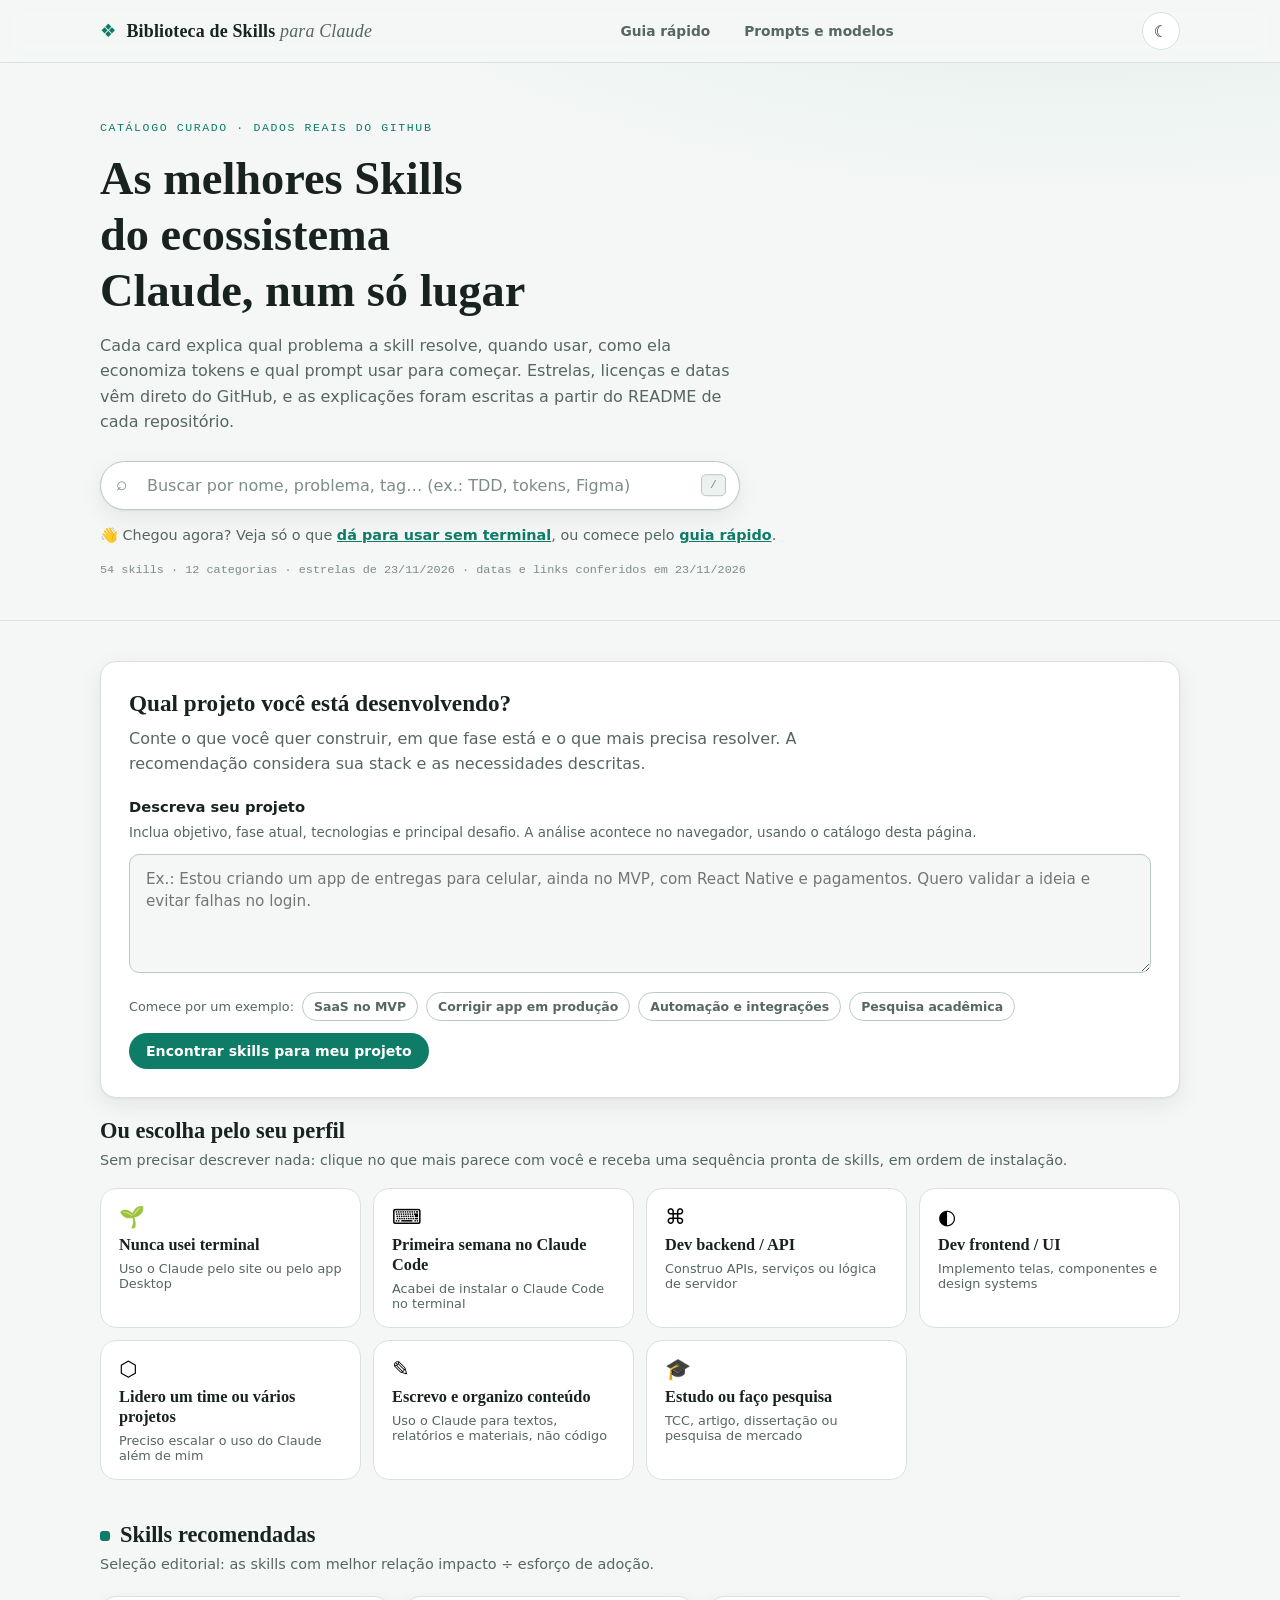
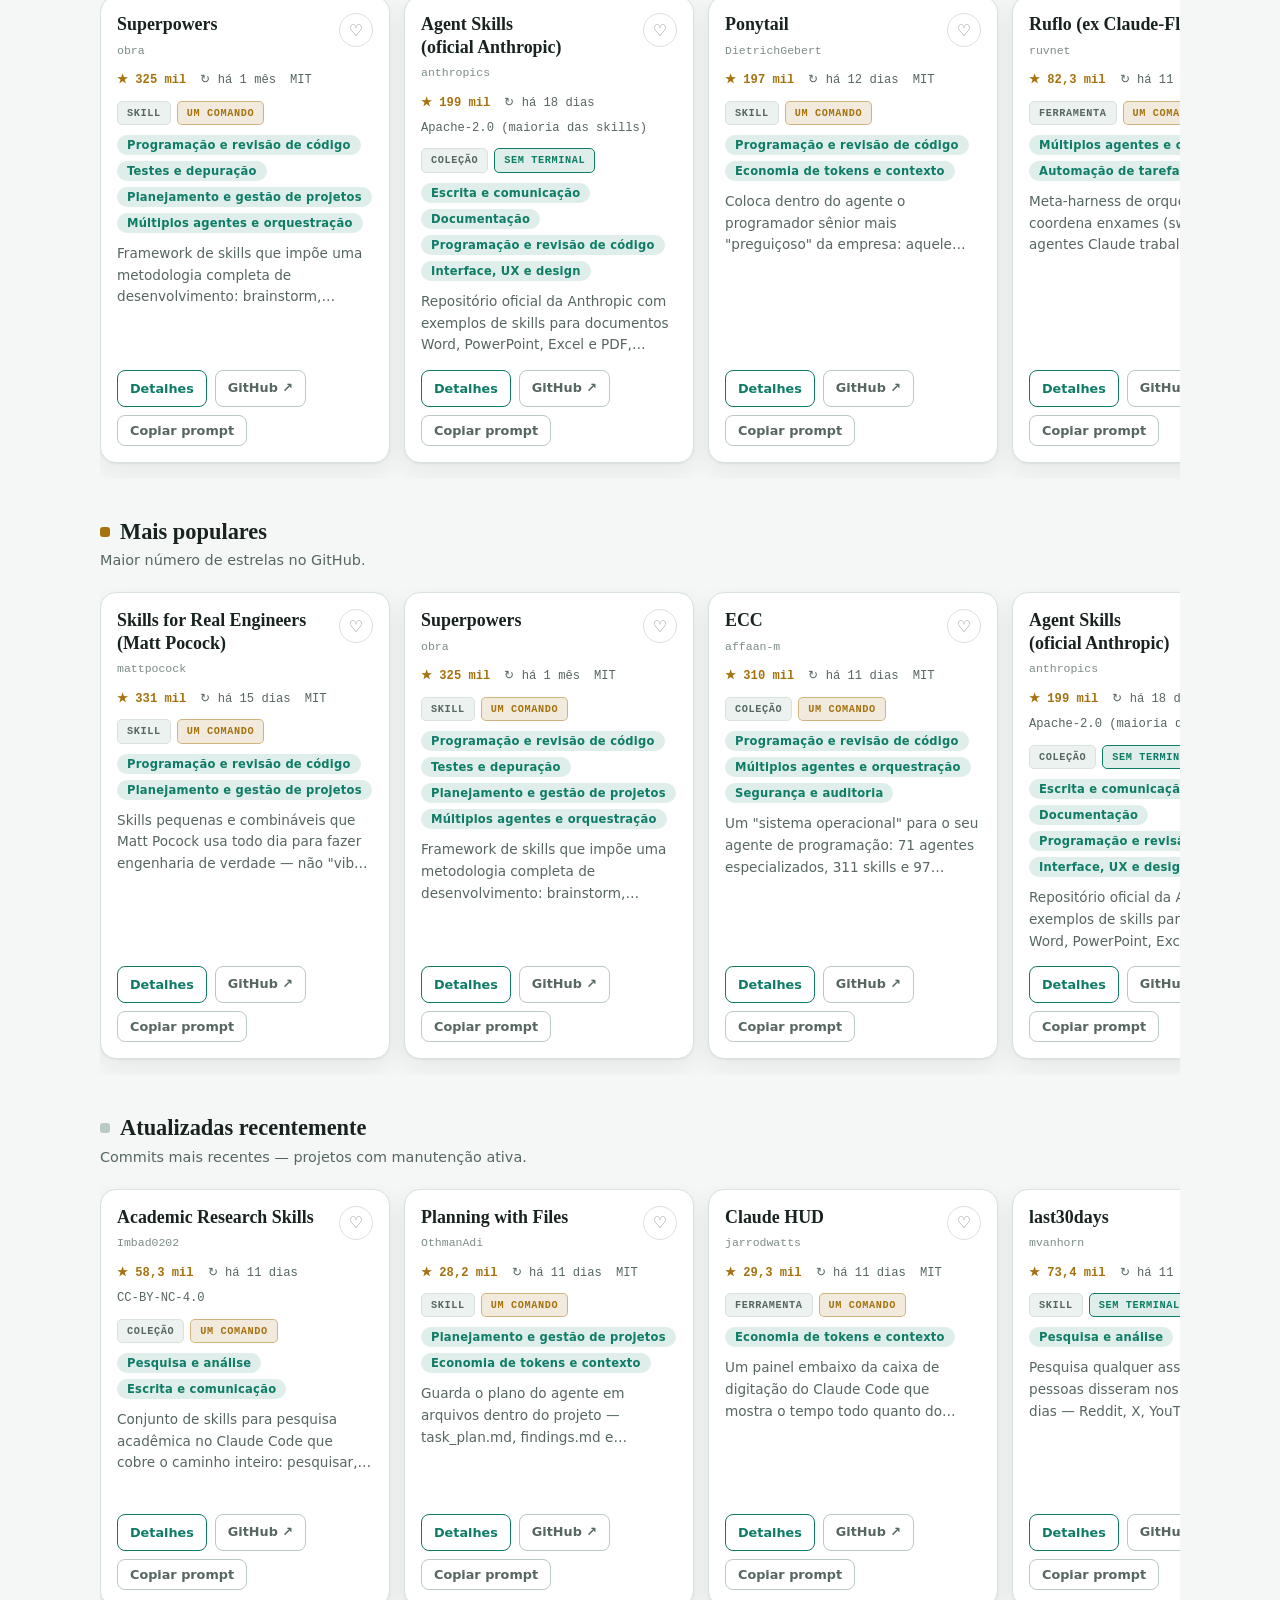
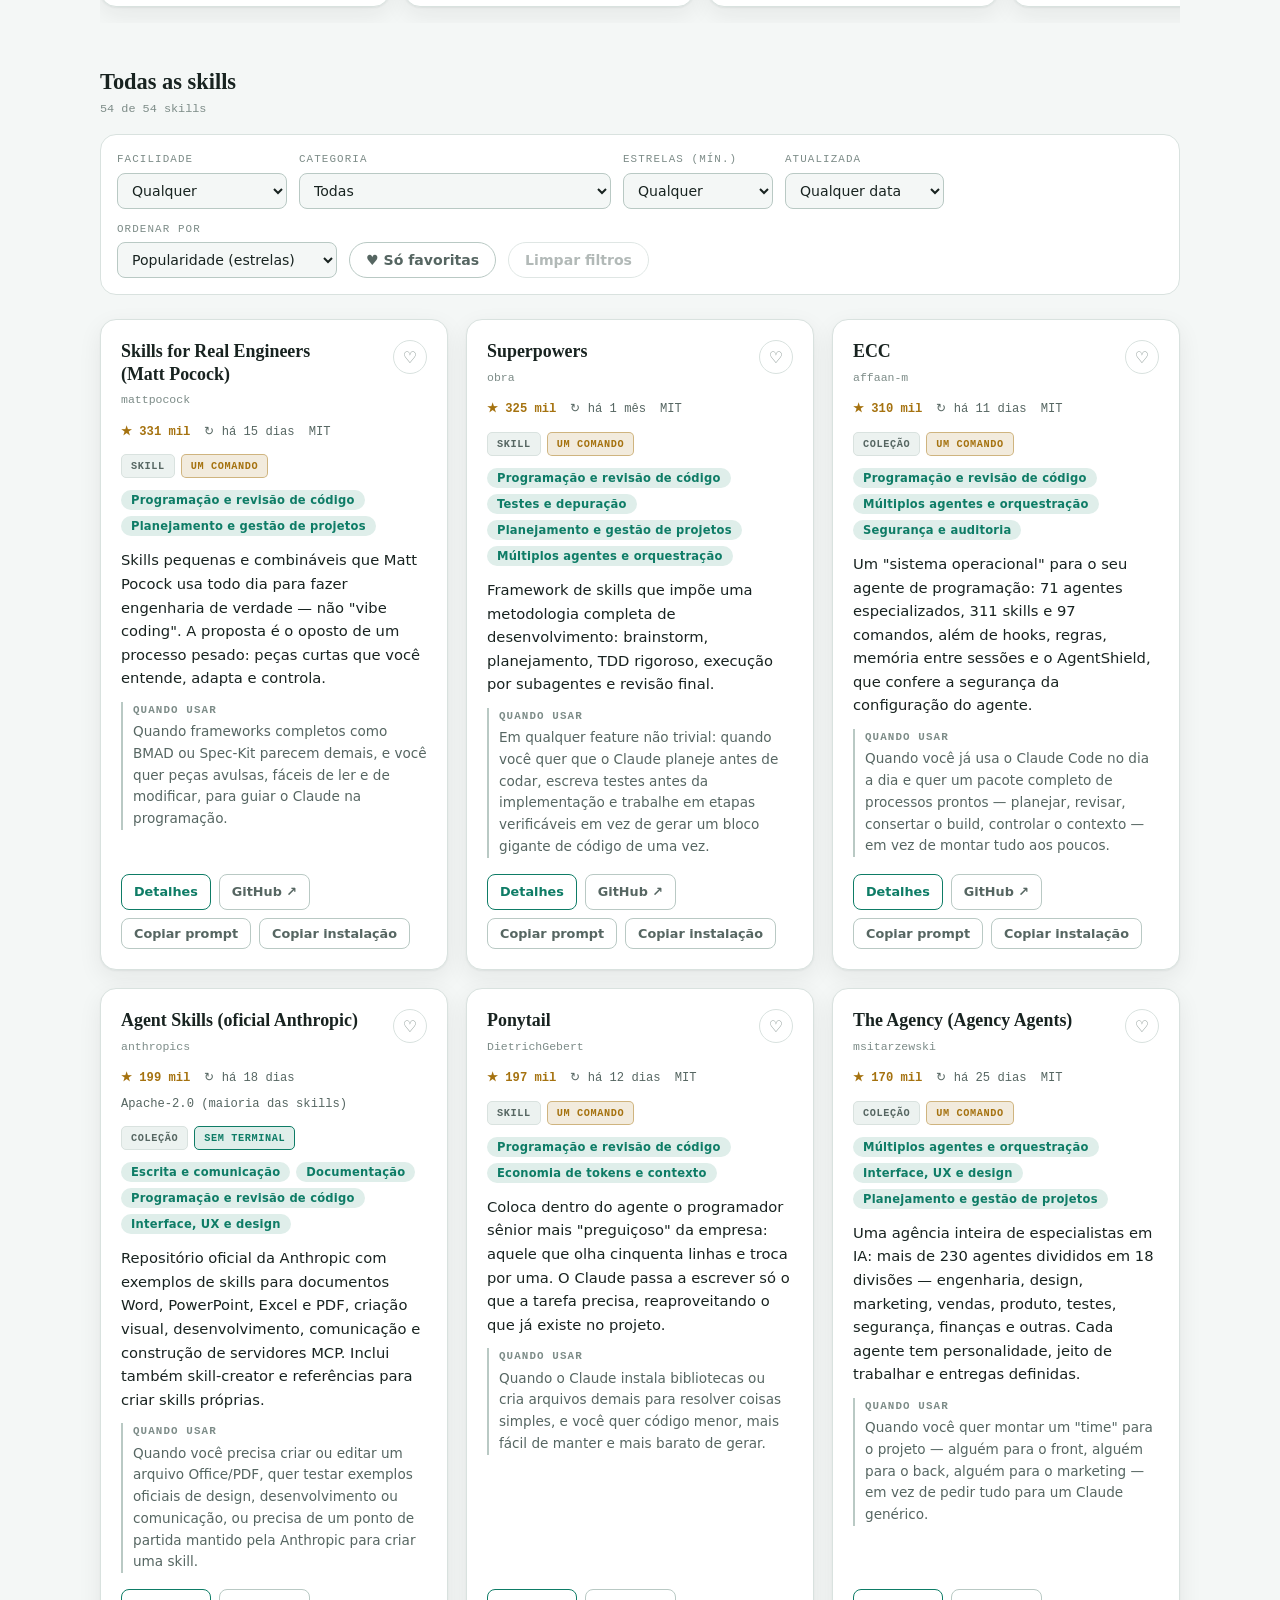
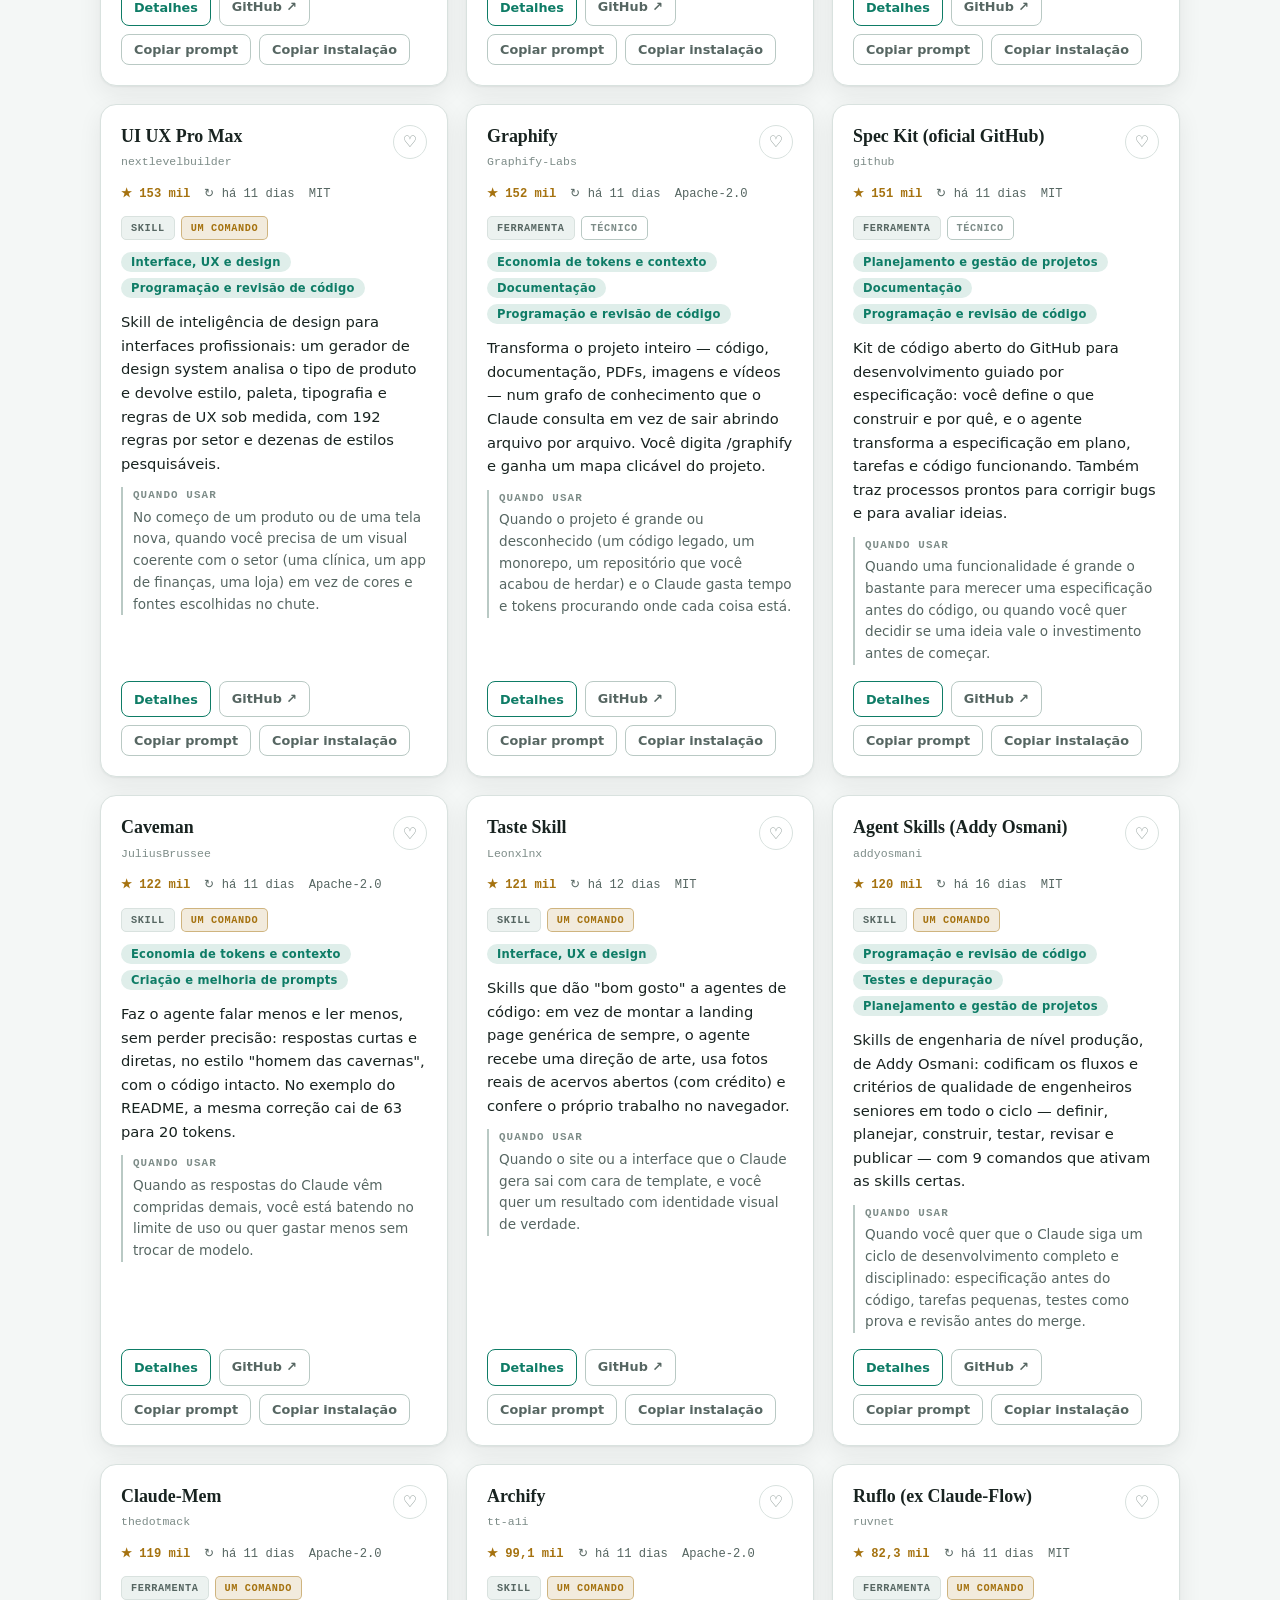
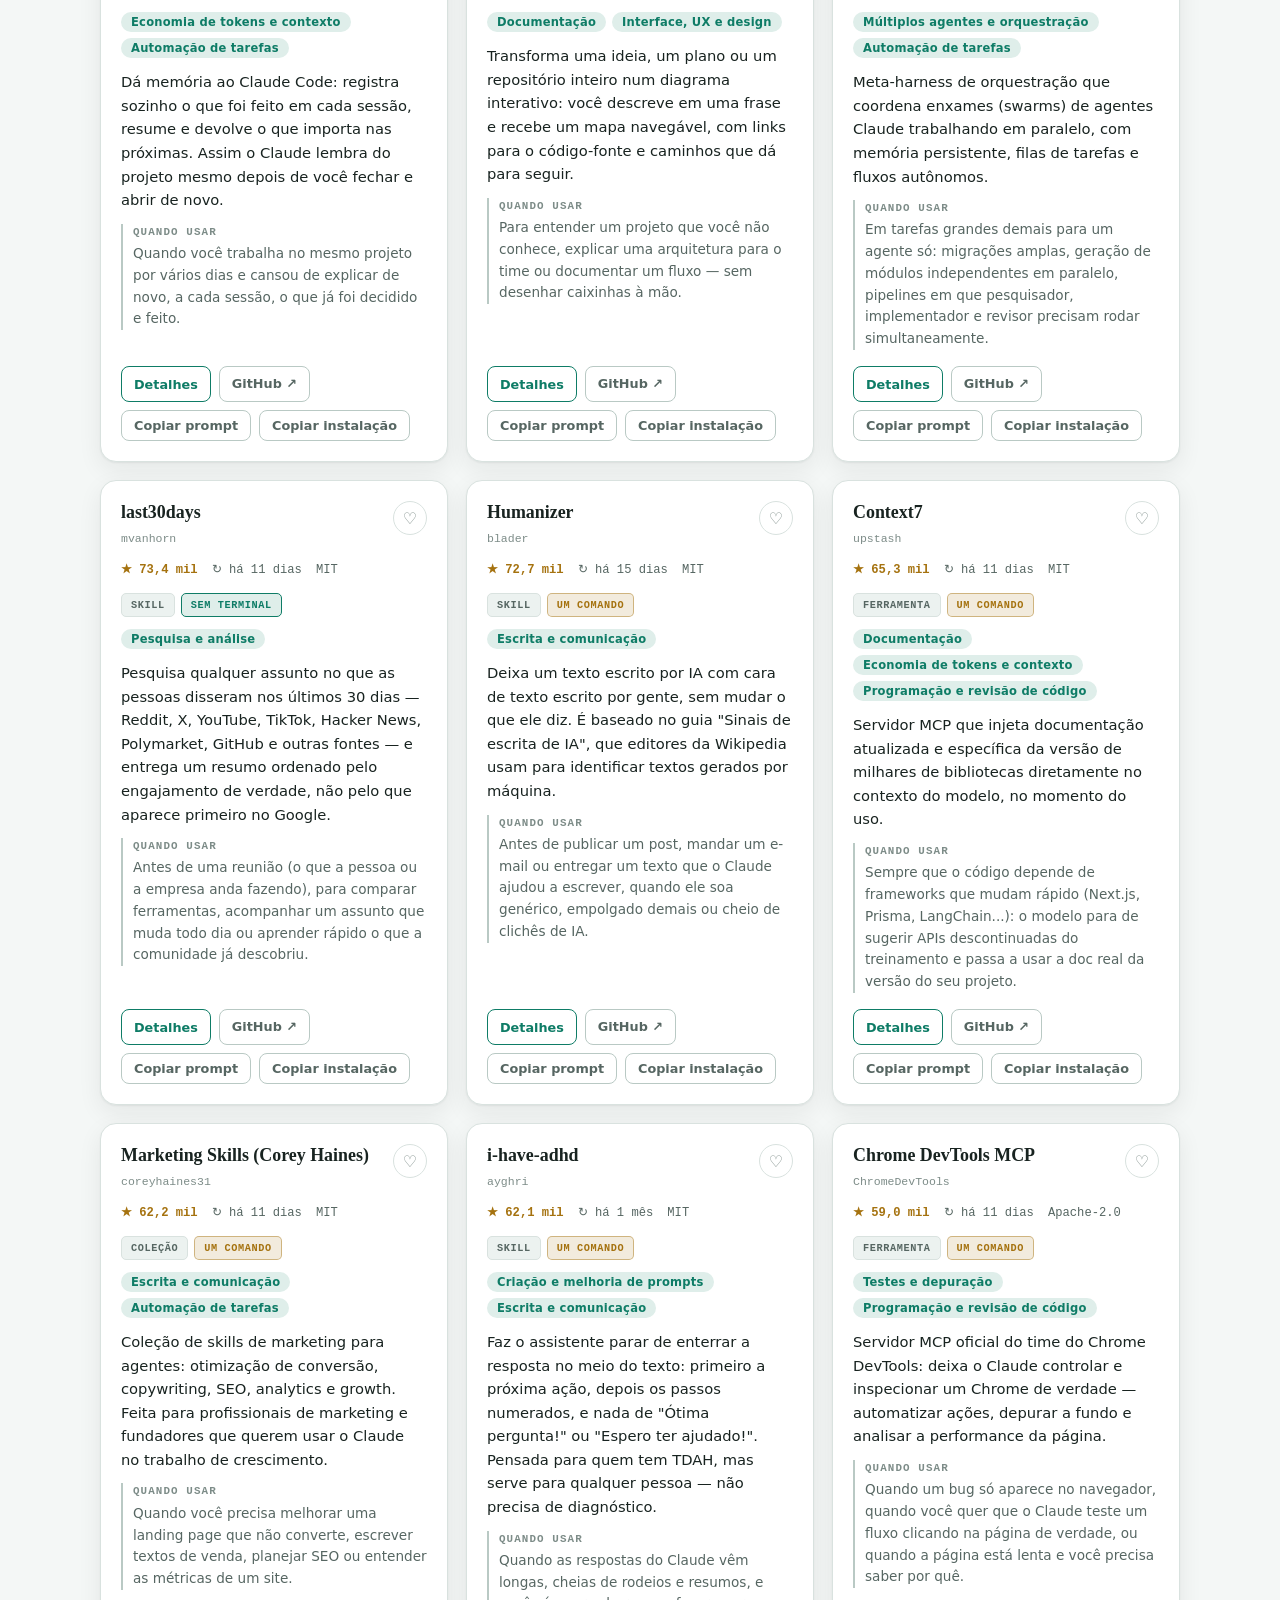
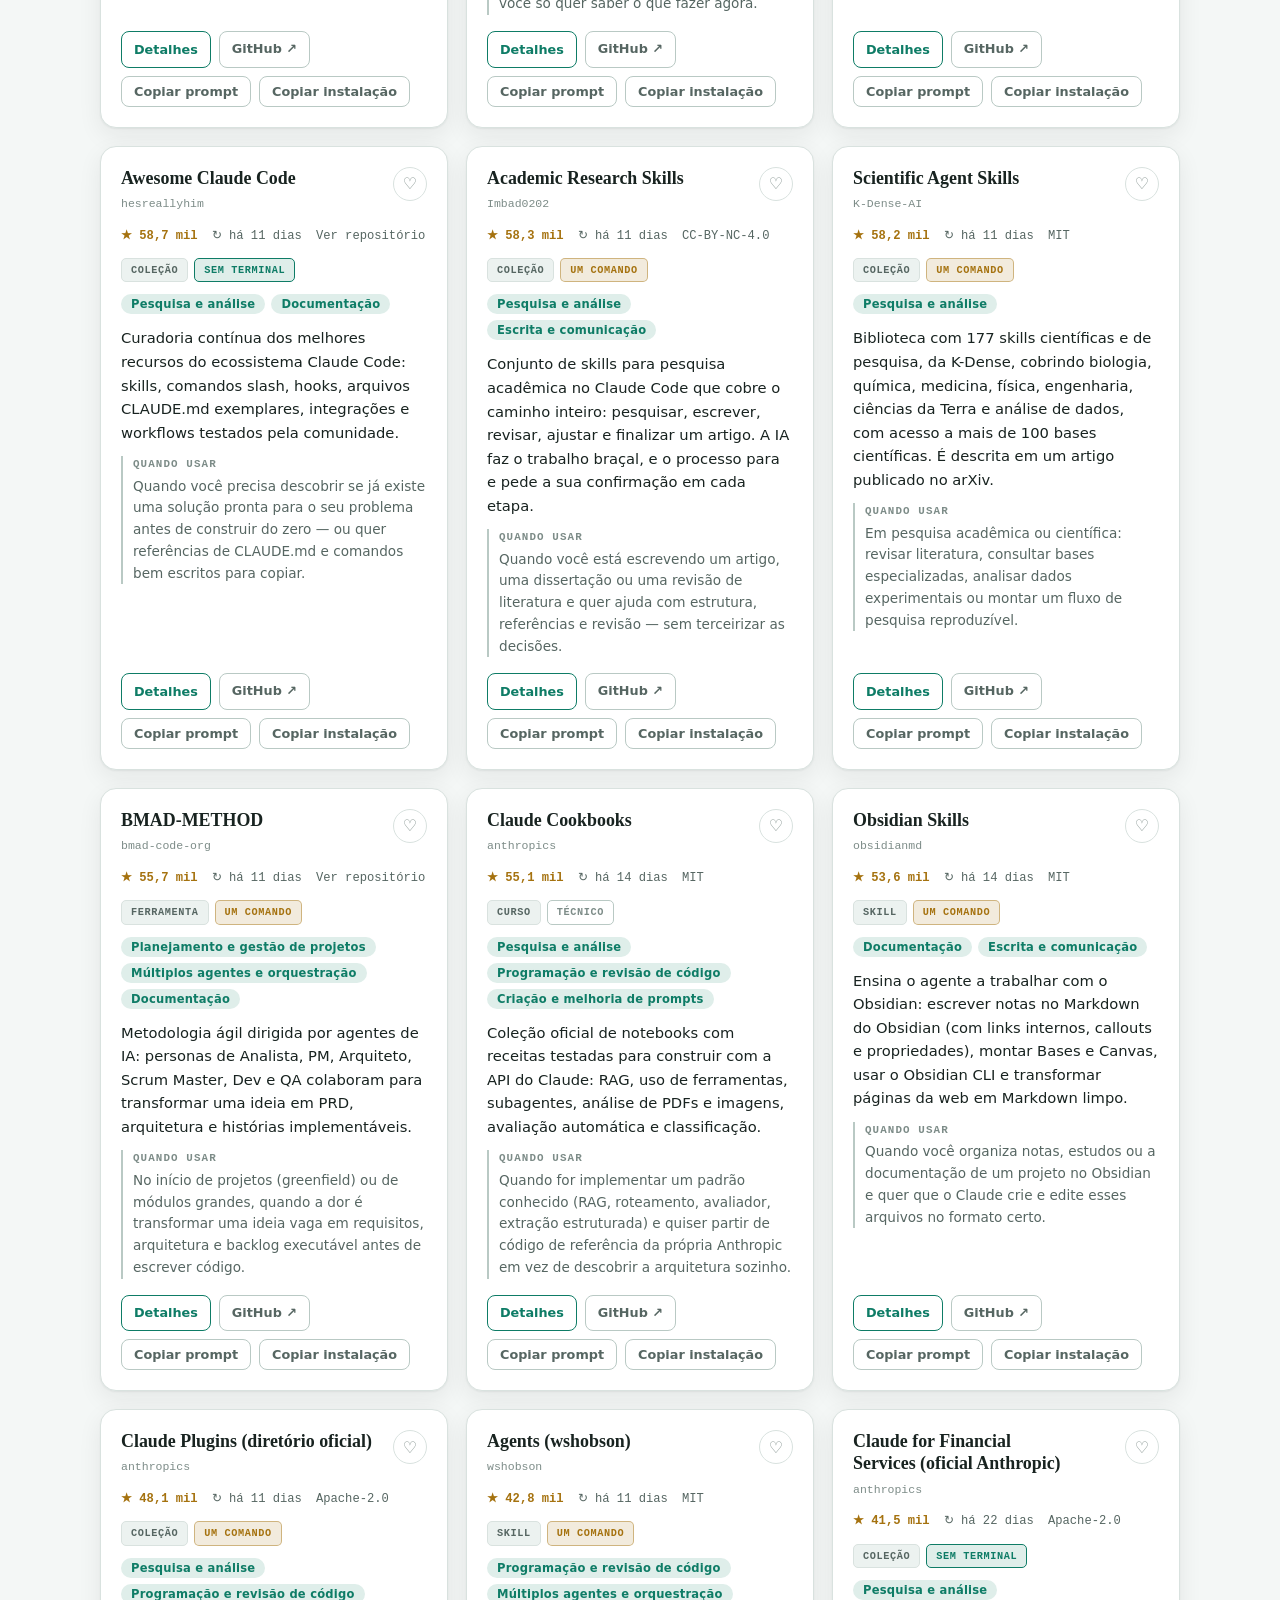
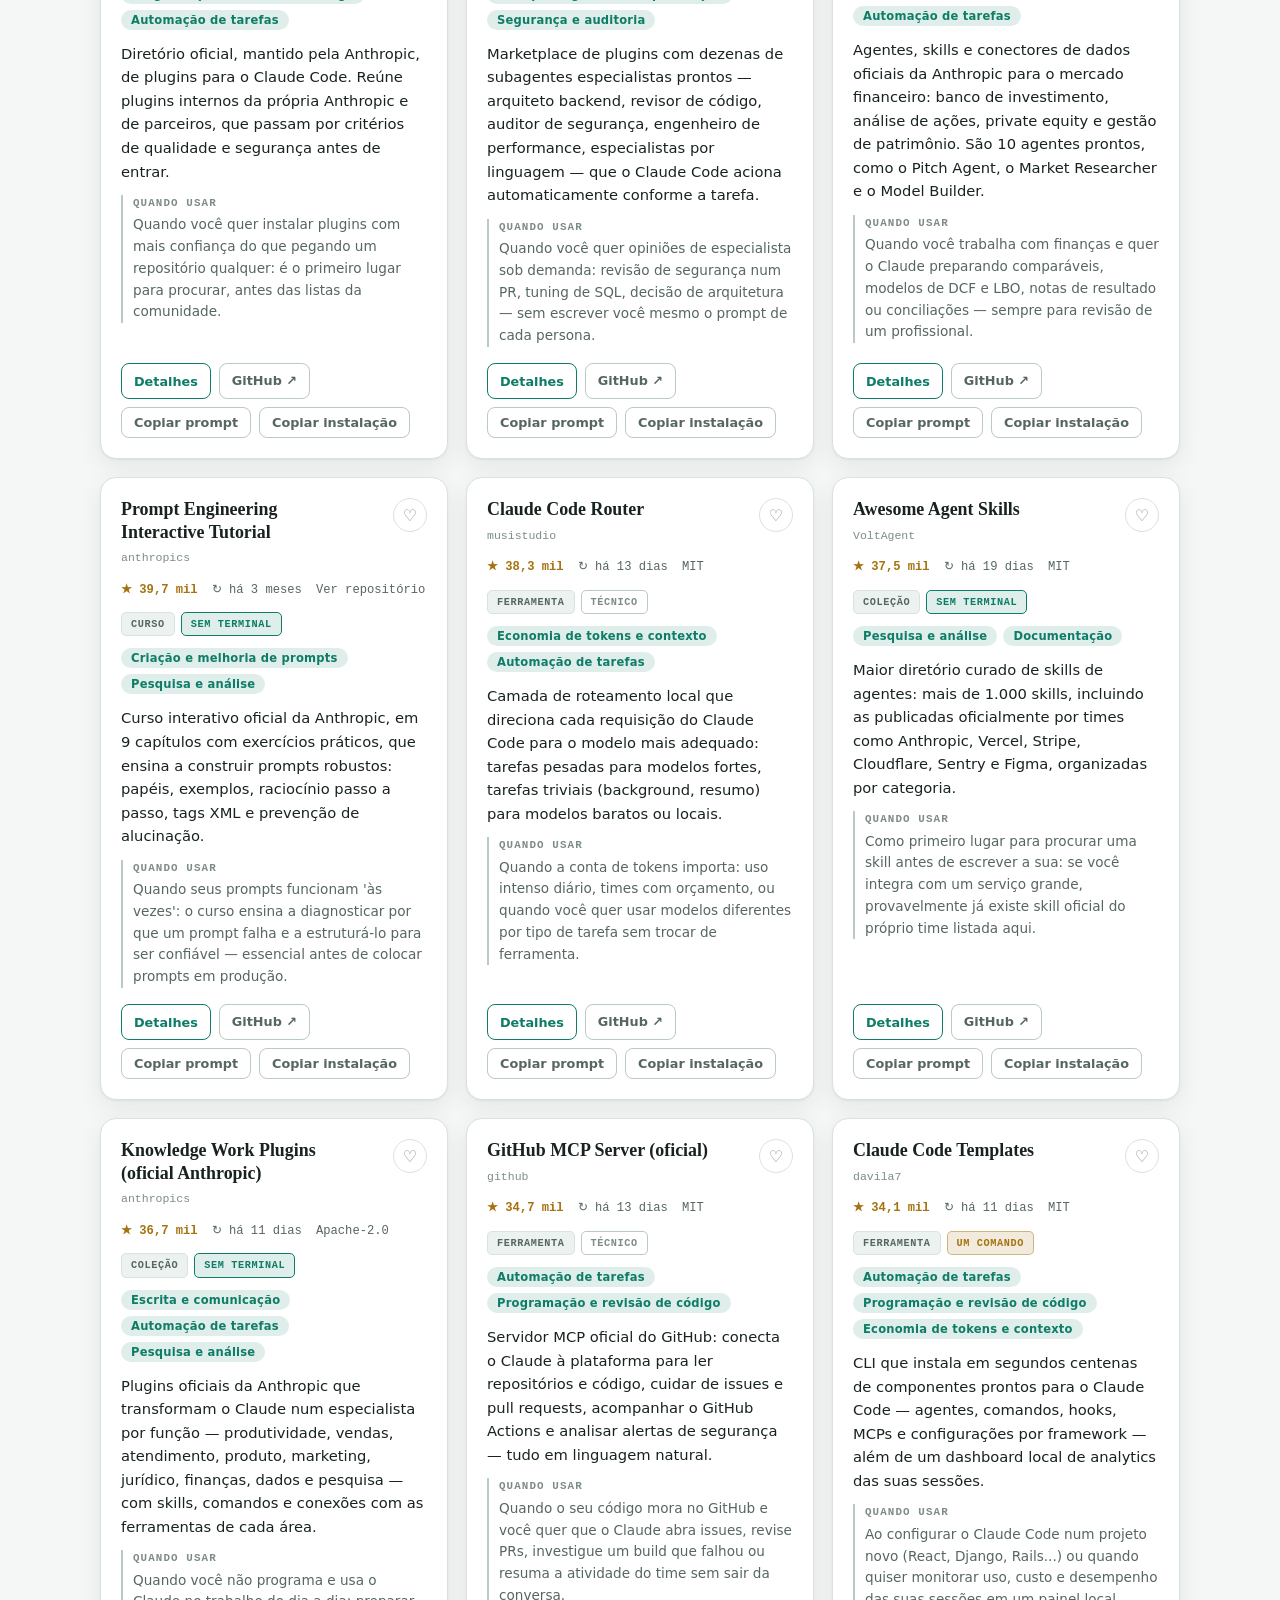
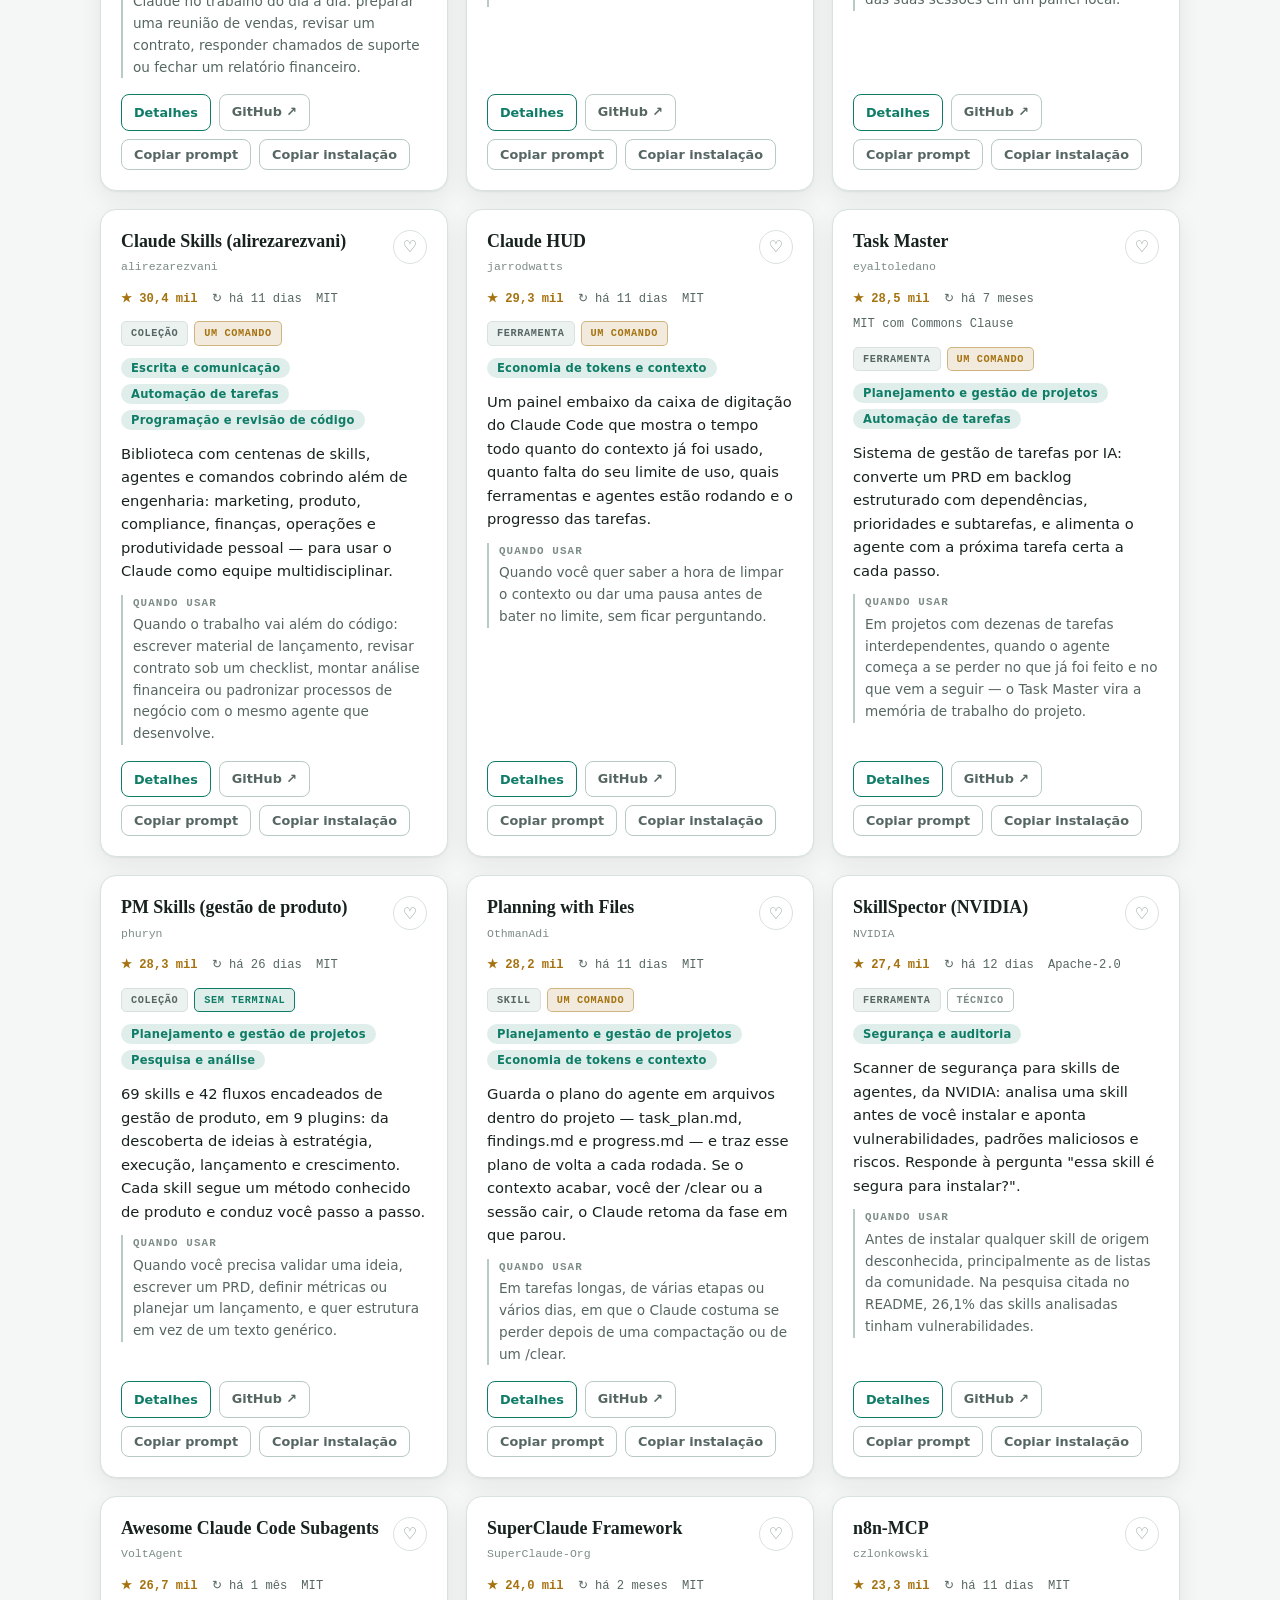
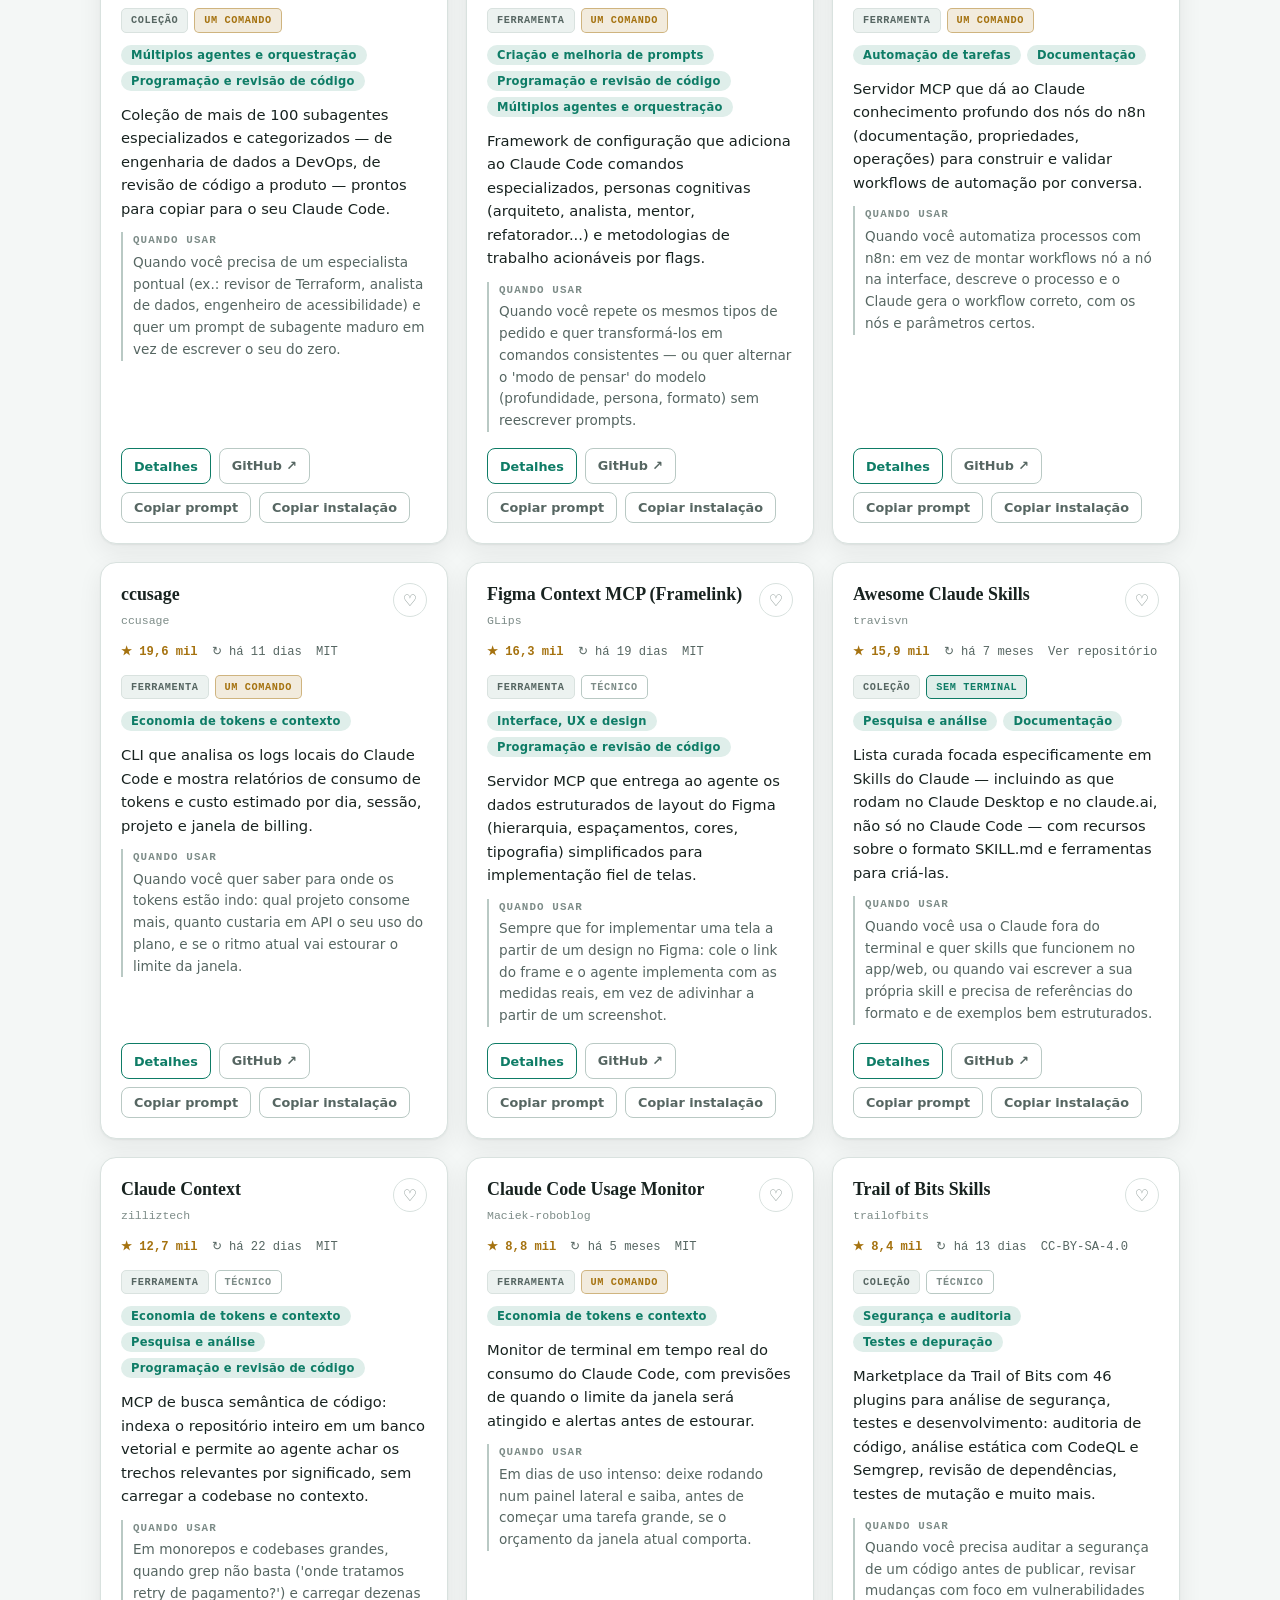
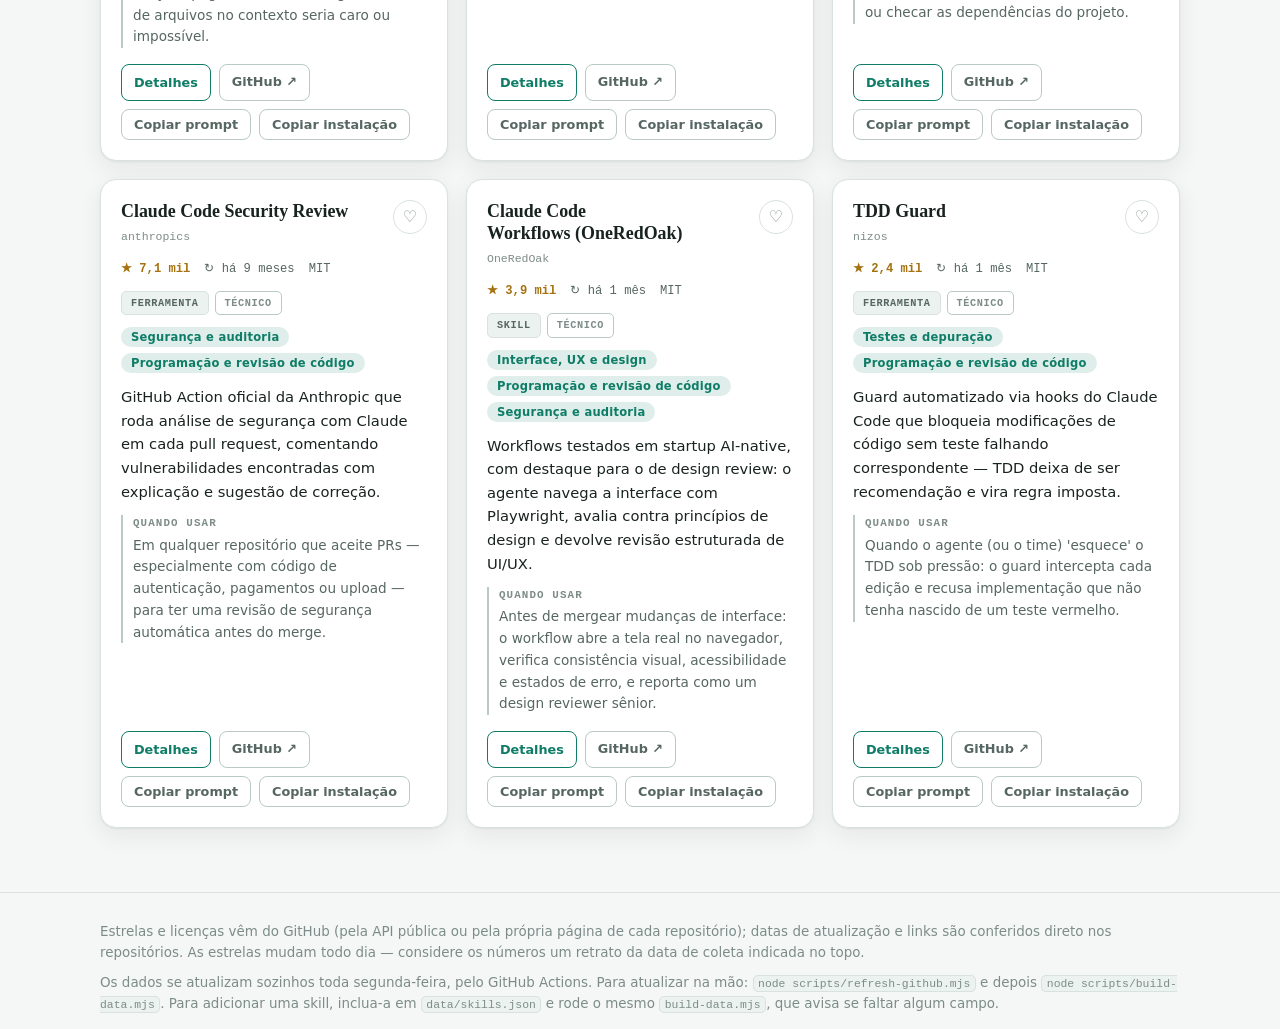
<file: index.html>
<!DOCTYPE html>
<html lang="pt-BR">
<head>
  <meta charset="UTF-8">
  <meta name="viewport" content="width=device-width, initial-scale=1.0">
  <meta name="description" content="Biblioteca curada das melhores Skills para Claude: dados reais do GitHub, filtros, favoritos e recomendação por tipo de projeto.">

  <!-- cor da barra do navegador, acompanhando o tema da página -->
  <meta name="theme-color" content="#f4f7f6" media="(prefers-color-scheme: light)">
  <meta name="theme-color" content="#0e1513" media="(prefers-color-scheme: dark)">

  <!-- prévia ao compartilhar o link -->
  <meta property="og:type" content="website">
  <meta property="og:title" content="Biblioteca de Skills para Claude">
  <meta property="og:description" content="54 Skills curadas do ecossistema Claude, com dados do GitHub, busca, filtros e recomendação por tipo de projeto.">
  <meta property="og:locale" content="pt_BR">
  <meta name="twitter:card" content="summary">
  <title>Biblioteca de Skills para Claude</title>
  <link rel="icon" href="data:image/svg+xml,%3Csvg xmlns='http://www.w3.org/2000/svg' viewBox='0 0 32 32'%3E%3Crect width='32' height='32' rx='7' fill='%230e7c66'/%3E%3Cpath d='M16 6l4.2 5.8L26 16l-5.8 4.2L16 26l-4.2-5.8L6 16l5.8-4.2z' fill='%23fff'/%3E%3C/svg%3E">
  <link rel="stylesheet" href="css/styles.css">
  <script>
    // Aplica o tema salvo antes do primeiro paint para evitar flash
    (function () {
      try {
        var t = localStorage.getItem('skills-lib-tema');
        if (t === 'dark' || t === 'light') document.documentElement.dataset.theme = t;
      } catch (e) { /* armazenamento indisponível (ex.: iframe sandbox) */ }
    })();
  </script>
</head>
<body>

  <header class="topo">
    <div class="container topo-inner">
      <a class="marca" href="#" id="link-topo">
        <span class="marca-simbolo" aria-hidden="true">❖</span>
        <span class="marca-texto">Biblioteca de Skills <em>para Claude</em></span>
      </a>
      <nav class="nav-topo">
        <a href="guia.html">Guia rápido</a>
        <a href="prompts.html">Prompts e modelos</a>
      </nav>
      <button id="btn-tema" class="btn-tema" type="button" aria-label="Alternar tema claro/escuro">
        <span class="tema-icone-claro" aria-hidden="true">☀</span>
        <span class="tema-icone-escuro" aria-hidden="true">☾</span>
      </button>
    </div>
  </header>

  <main>
    <!-- Busca -->
    <section class="hero">
      <div class="container">
        <p class="eyebrow">Catálogo curado · dados reais do GitHub</p>
        <h1>As melhores Skills do ecossistema Claude, num só lugar</h1>
        <p class="hero-sub">
          Cada card explica qual problema a skill resolve, quando usar, como ela economiza tokens
          e qual prompt usar para começar. Estrelas, licenças e datas vêm direto do GitHub, e as
          explicações foram escritas a partir do README de cada repositório.
        </p>
        <div class="busca-wrap">
          <span class="busca-icone" aria-hidden="true">⌕</span>
          <input id="campo-busca" type="search" placeholder="Buscar por nome, problema, tag… (ex.: TDD, tokens, Figma)" aria-label="Buscar skills">
          <kbd class="atalho-busca" aria-hidden="true">/</kbd>
        </div>
        <p class="atalho-iniciante">
          <span aria-hidden="true">👋</span> Chegou agora? Veja só o que
          <a href="#facil=facil">dá para usar sem terminal</a>, ou comece pelo
          <a href="guia.html">guia rápido</a>.
        </p>
        <p id="meta-dados" class="meta-dados"></p>
      </div>
    </section>

    <!-- Recomendador por tipo de projeto -->
    <section class="recomendador" id="recomendador">
      <div class="container">
        <div class="painel">
          <div class="painel-cab">
            <h2>Qual projeto você está desenvolvendo?</h2>
            <p>Conte o que você quer construir, em que fase está e o que mais precisa resolver. A recomendação considera sua stack e as necessidades descritas.</p>
          </div>
          <div class="painel-form">
            <label class="campo-label" for="campo-projeto">Descreva seu projeto</label>
            <p id="ajuda-projeto" class="campo-ajuda">Inclua objetivo, fase atual, tecnologias e principal desafio. A análise acontece no navegador, usando o catálogo desta página.</p>
            <textarea id="campo-projeto" rows="4" aria-describedby="ajuda-projeto"
              placeholder="Ex.: Estou criando um app de entregas para celular, ainda no MVP, com React Native e pagamentos. Quero validar a ideia e evitar falhas no login."></textarea>
            <div class="exemplos-projeto" aria-label="Exemplos para começar">
              <span class="exemplos-projeto-label">Comece por um exemplo:</span>
              <button class="btn btn-chip" type="button" data-exemplo-projeto="Estou criando um SaaS para pequenas empresas, no MVP, com React, Node.js e PostgreSQL. Preciso definir a arquitetura, integrar pagamentos e preparar testes antes do lançamento.">SaaS no MVP</button>
              <button class="btn btn-chip" type="button" data-exemplo-projeto="Tenho uma aplicação web em produção com React e Node.js. Alguns usuários relatam lentidão e erros no login; quero investigar a causa e reforçar a segurança.">Corrigir app em produção</button>
              <button class="btn btn-chip" type="button" data-exemplo-projeto="Quero automatizar o recebimento de pedidos com n8n, integrar um formulário ao CRM e avisar a equipe pelo Slack quando houver uma nova venda.">Automação e integrações</button>
              <button class="btn btn-chip" type="button" data-exemplo-projeto="Estou escrevendo meu TCC sobre inteligência artificial na educação. Preciso encontrar artigos recentes, organizar referências e estruturar a revisão de literatura.">Pesquisa acadêmica</button>
            </div>
            <div class="painel-acoes">
              <button id="btn-recomendar" class="btn btn-primario" type="button">Encontrar skills para meu projeto</button>
            </div>
          </div>
          <div id="resultado-recomendacao" class="recomendacao-resultado" aria-live="polite" hidden></div>
        </div>
      </div>
    </section>

    <!-- Trilhas por perfil -->
    <section class="trilhas" id="trilhas">
      <div class="container">
        <div class="faixa-cab">
          <h2>Ou escolha pelo seu perfil</h2>
          <p>Sem precisar descrever nada: clique no que mais parece com você e receba uma sequência pronta de skills, em ordem de instalação.</p>
        </div>
        <div class="trilhas-grade" id="grade-trilhas"></div>
        <div id="resultado-trilha" class="recomendacao-resultado" hidden></div>
      </div>
    </section>

    <!-- Destaques -->
    <section class="faixa" id="faixa-recomendadas">
      <div class="container">
        <div class="faixa-cab">
          <h2><span class="faixa-marcador rec" aria-hidden="true"></span>Skills recomendadas</h2>
          <p>Seleção editorial: as skills com melhor relação impacto ÷ esforço de adoção.</p>
        </div>
        <div class="trilho" id="trilho-recomendadas"></div>
      </div>
    </section>

    <section class="faixa" id="faixa-populares">
      <div class="container">
        <div class="faixa-cab">
          <h2><span class="faixa-marcador pop" aria-hidden="true"></span>Mais populares</h2>
          <p>Maior número de estrelas no GitHub.</p>
        </div>
        <div class="trilho" id="trilho-populares"></div>
      </div>
    </section>

    <section class="faixa" id="faixa-recentes">
      <div class="container">
        <div class="faixa-cab">
          <h2><span class="faixa-marcador rct" aria-hidden="true"></span>Atualizadas recentemente</h2>
          <p>Commits mais recentes — projetos com manutenção ativa.</p>
        </div>
        <div class="trilho" id="trilho-recentes"></div>
      </div>
    </section>

    <!-- Catálogo completo -->
    <section class="catalogo" id="catalogo">
      <div class="container">
        <div class="faixa-cab">
          <h2>Todas as skills</h2>
          <p id="contagem-resultados" aria-live="polite"></p>
        </div>

        <div class="filtros" role="group" aria-label="Filtros do catálogo">
          <label class="filtro">
            <span>Facilidade</span>
            <select id="filtro-facilidade">
              <option value="">Qualquer</option>
            </select>
          </label>
          <label class="filtro">
            <span>Categoria</span>
            <select id="filtro-categoria">
              <option value="">Todas</option>
            </select>
          </label>
          <label class="filtro">
            <span>Estrelas (mín.)</span>
            <select id="filtro-estrelas">
              <option value="0">Qualquer</option>
              <option value="5000">5 mil+</option>
              <option value="20000">20 mil+</option>
              <option value="50000">50 mil+</option>
              <option value="100000">100 mil+</option>
            </select>
          </label>
          <label class="filtro">
            <span>Atualizada</span>
            <select id="filtro-atualizacao">
              <option value="">Qualquer data</option>
              <option value="30">Últimos 30 dias</option>
              <option value="90">Últimos 3 meses</option>
              <option value="365">Último ano</option>
            </select>
          </label>
          <label class="filtro">
            <span>Ordenar por</span>
            <select id="filtro-ordem">
              <option value="popularidade">Popularidade (estrelas)</option>
              <option value="relevancia">Relevância da busca</option>
              <option value="recentes">Atualização mais recente</option>
              <option value="nome">Nome (A–Z)</option>
            </select>
          </label>
          <button id="filtro-favoritas" class="btn btn-chip" type="button" aria-pressed="false">♥ Só favoritas</button>
          <button id="btn-limpar" class="btn btn-fantasma" type="button">Limpar filtros</button>
        </div>

        <div id="grade-skills" class="grade"></div>
        <p id="vazio" class="vazio" hidden>Nenhuma skill corresponde aos filtros. Ajuste a busca ou limpe os filtros.</p>
      </div>
    </section>
  </main>

  <footer class="rodape">
    <div class="container">
      <p>
        Estrelas e licenças vêm do GitHub (pela API pública ou pela própria página de cada
        repositório); datas de atualização e links são conferidos direto nos repositórios.
        As estrelas mudam todo dia — considere os números um retrato da data de coleta
        indicada no topo.
      </p>
      <p>
        Os dados se atualizam sozinhos toda segunda-feira, pelo GitHub Actions. Para atualizar na
        mão: <code>node scripts/refresh-github.mjs</code> e depois
        <code>node scripts/build-data.mjs</code>. Para adicionar uma skill, inclua-a em
        <code>data/skills.json</code> e rode o mesmo <code>build-data.mjs</code>, que avisa se faltar algum campo.
      </p>
    </div>
  </footer>

  <!-- Modal de detalhes -->
  <div id="modal" class="modal" hidden>
    <div class="modal-fundo" data-fechar></div>
    <div class="modal-caixa" role="dialog" aria-modal="true" aria-labelledby="modal-titulo">
      <button class="modal-fechar" type="button" data-fechar aria-label="Fechar detalhes">✕</button>
      <div id="modal-conteudo"></div>
    </div>
  </div>

  <div id="toast" class="toast" role="status" aria-live="polite"></div>

  <script src="data/skills.js"></script>
  <script src="js/app.js"></script>
</body>
</html>
</file>
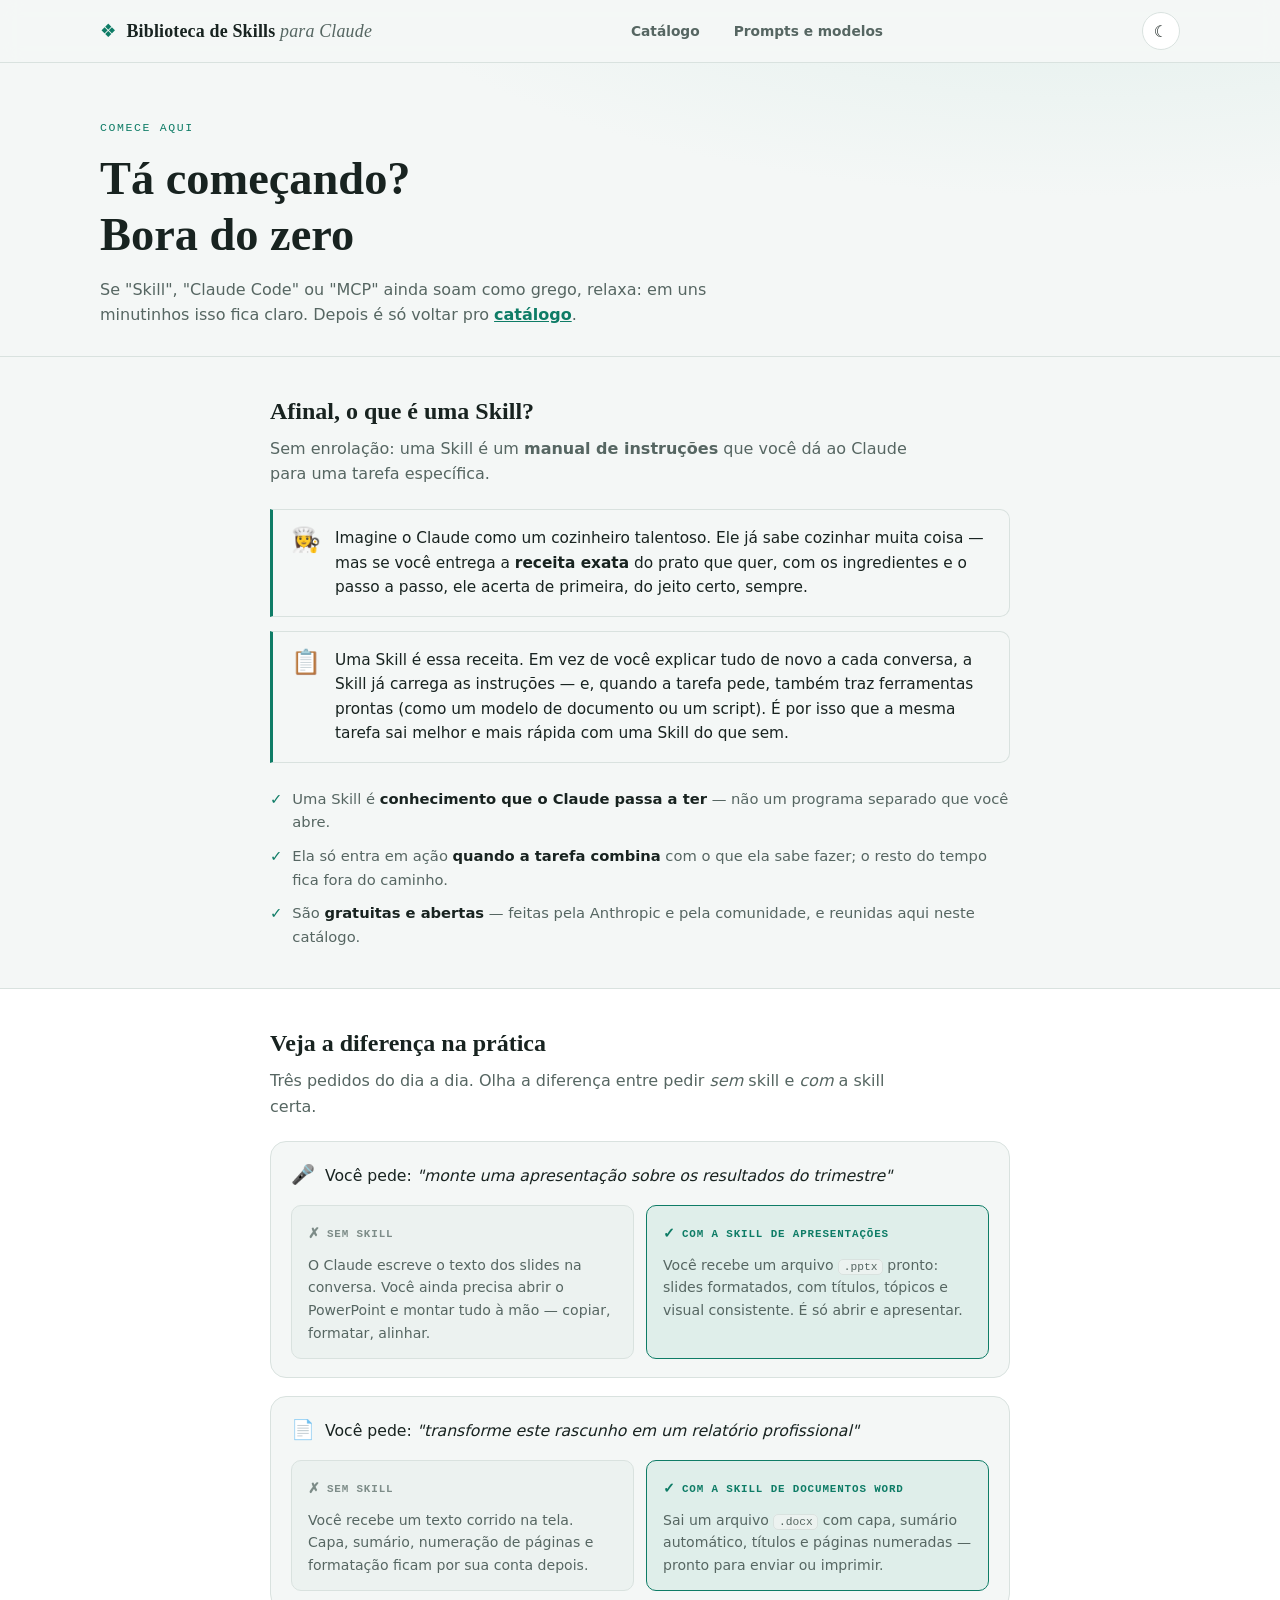
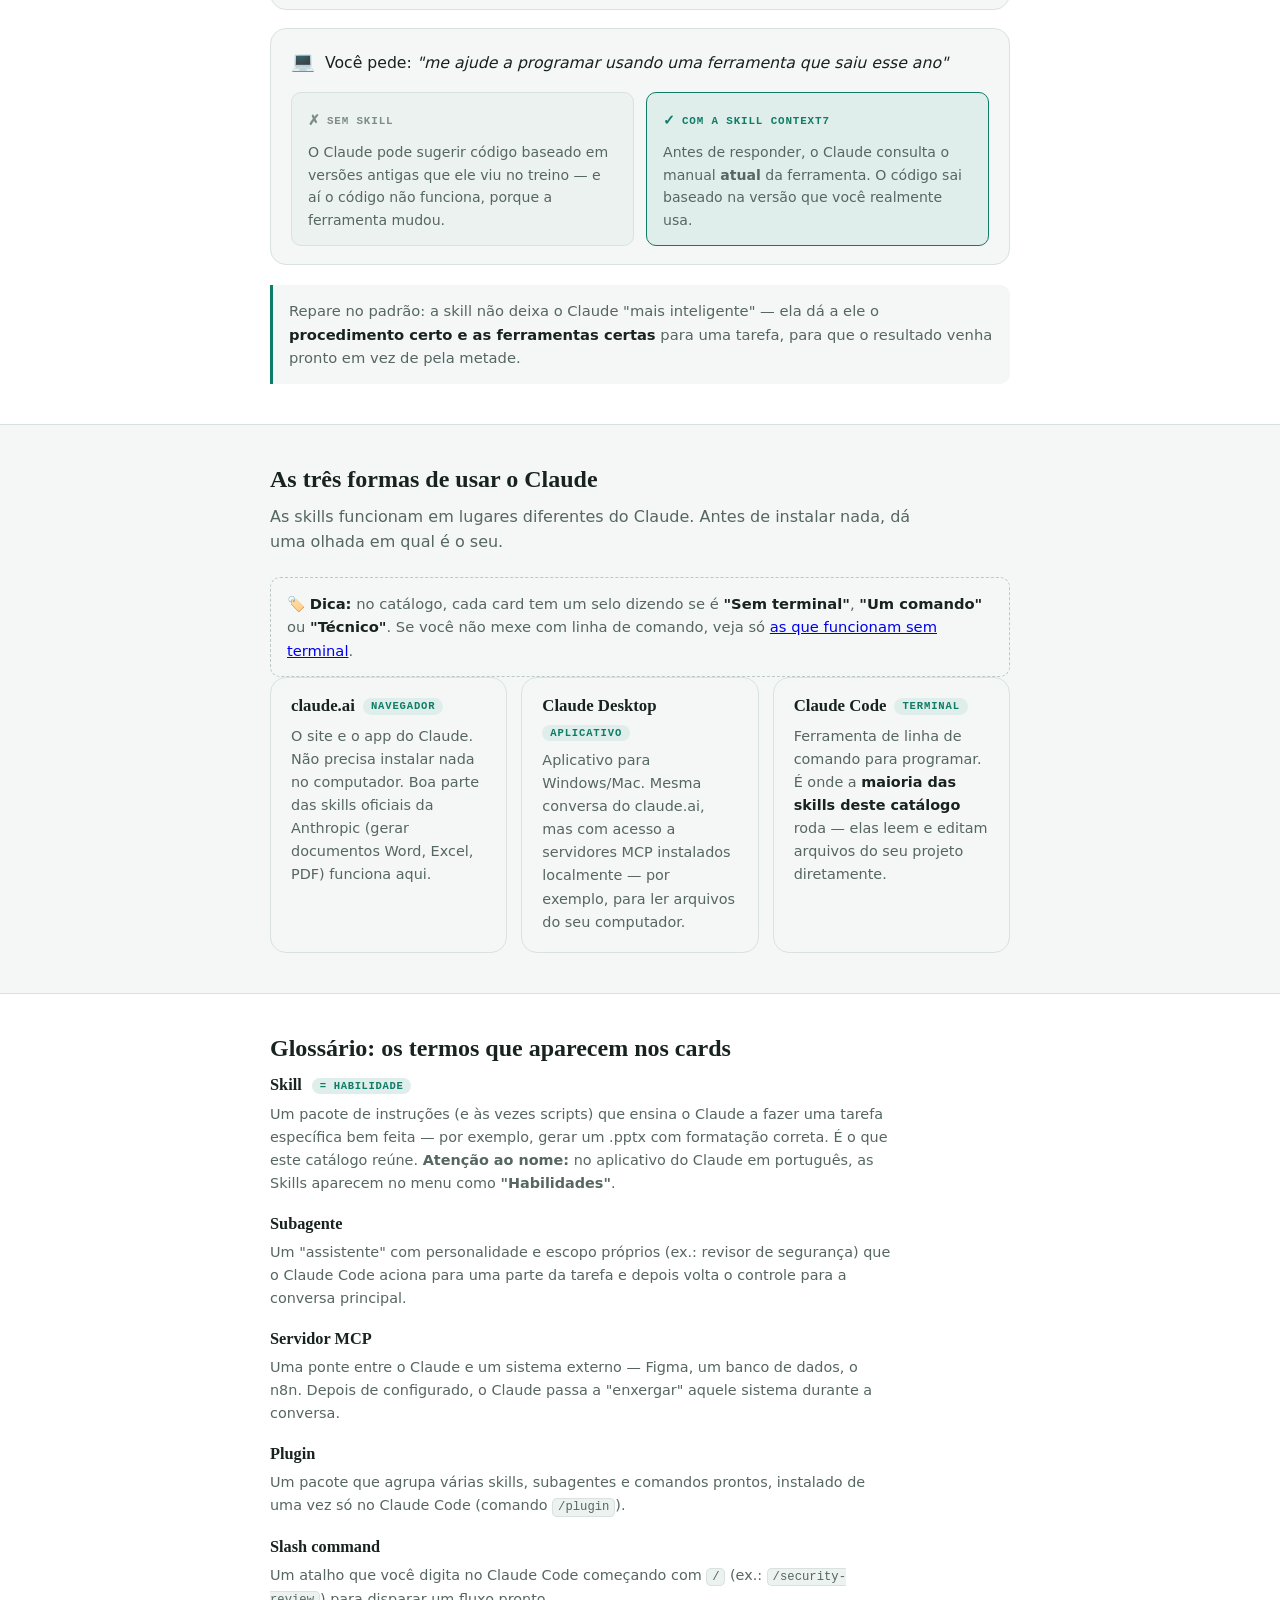
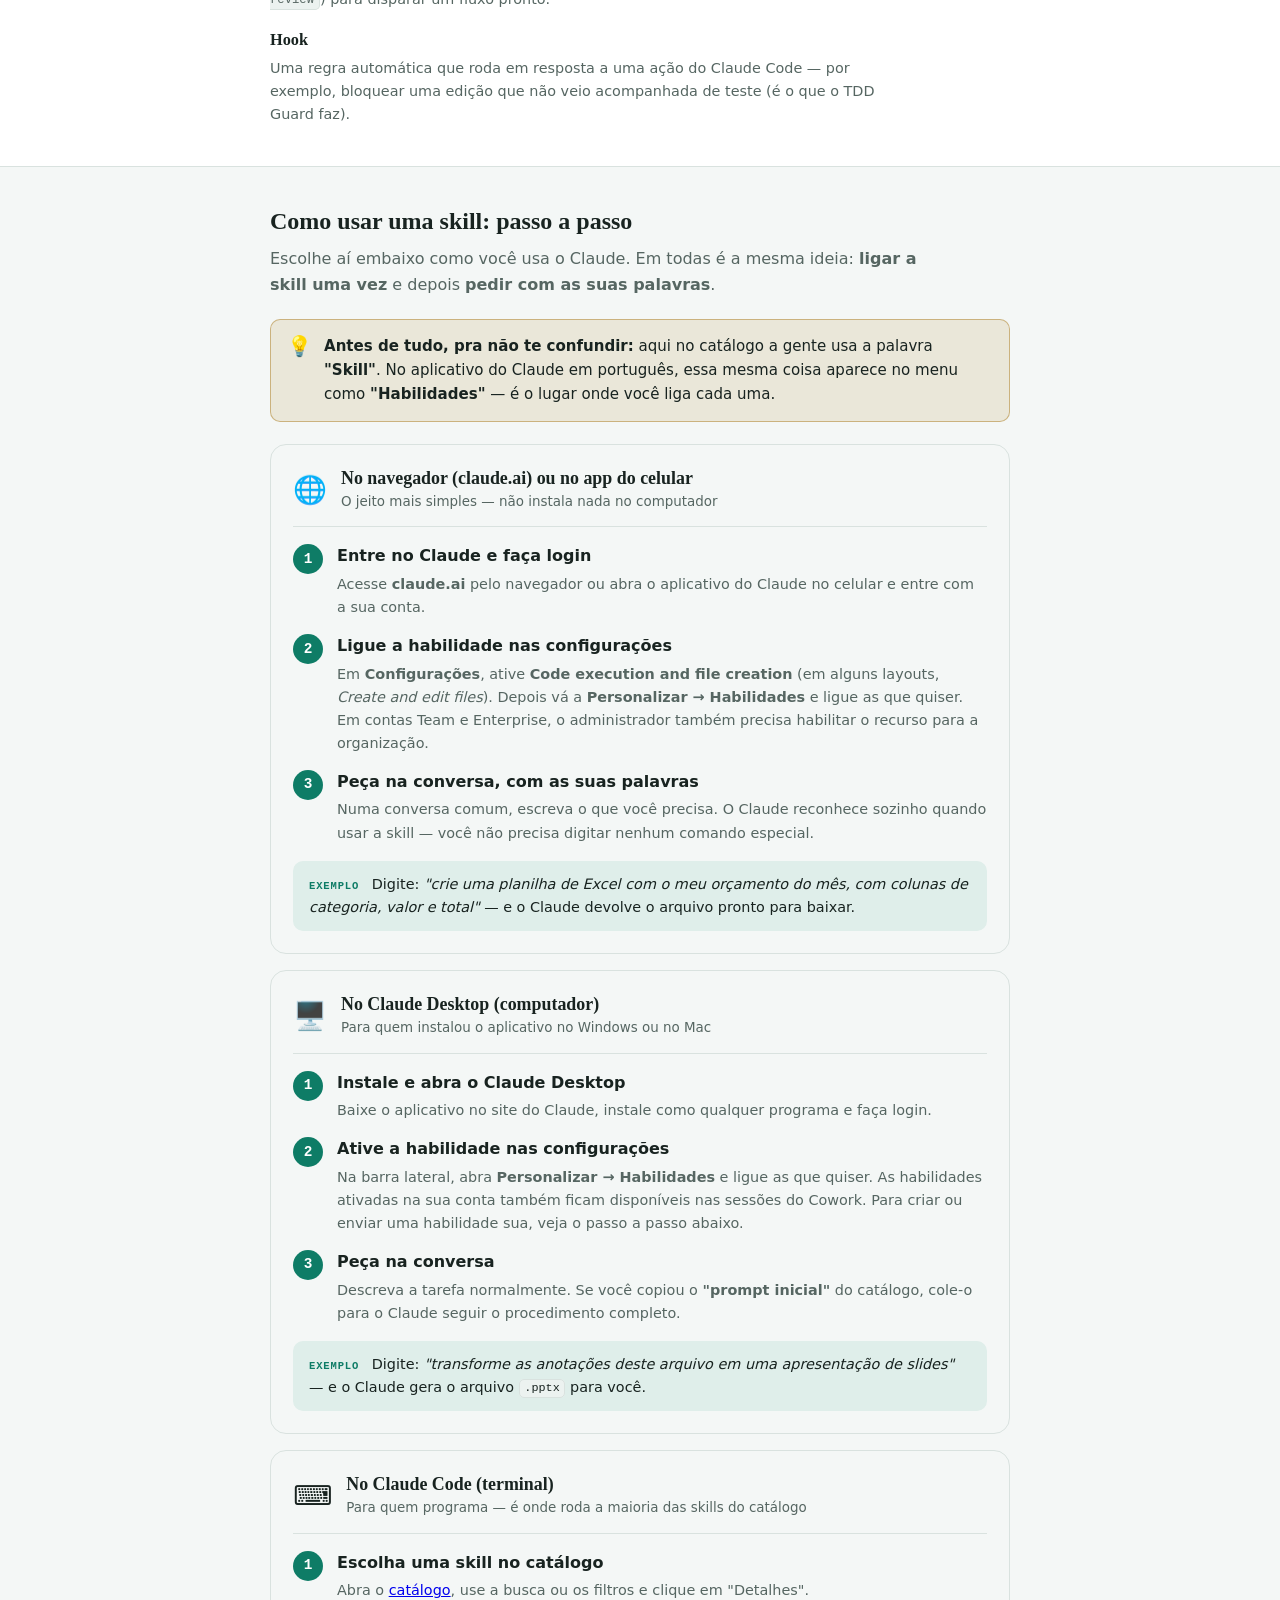
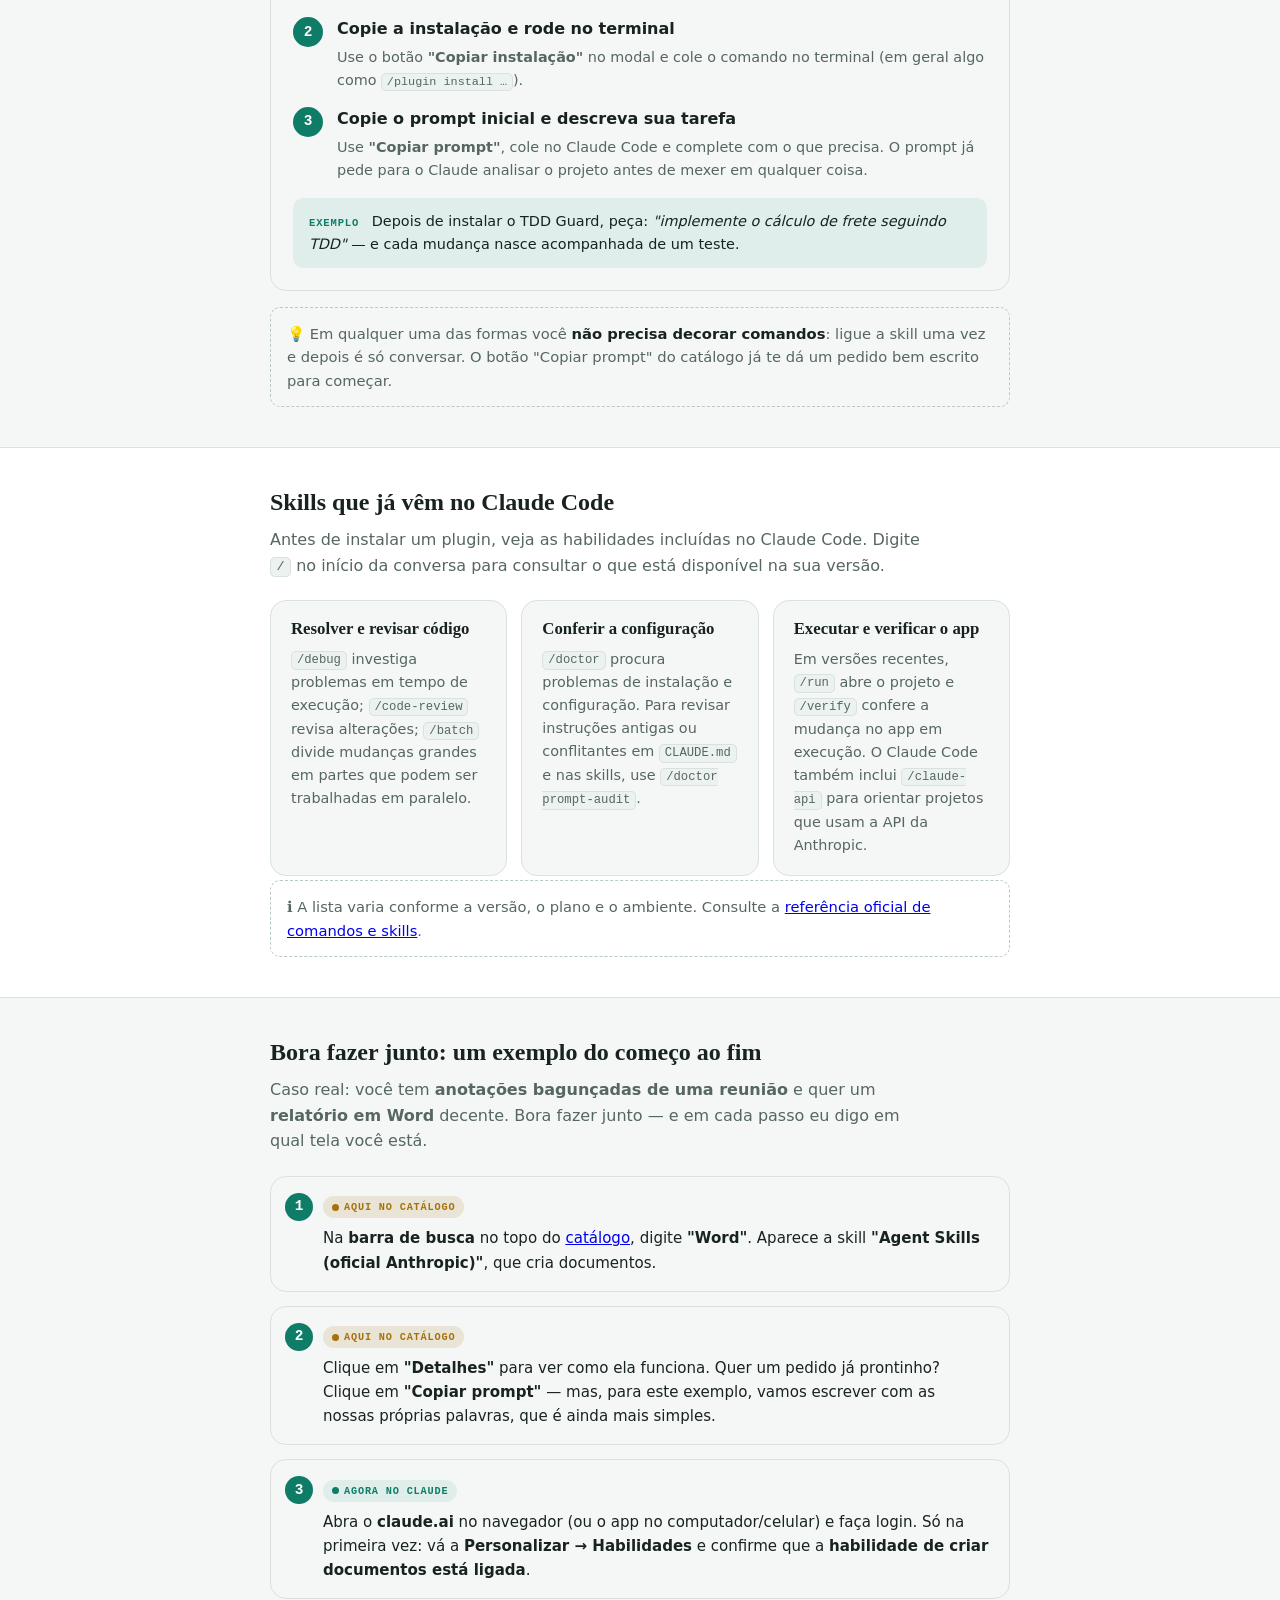
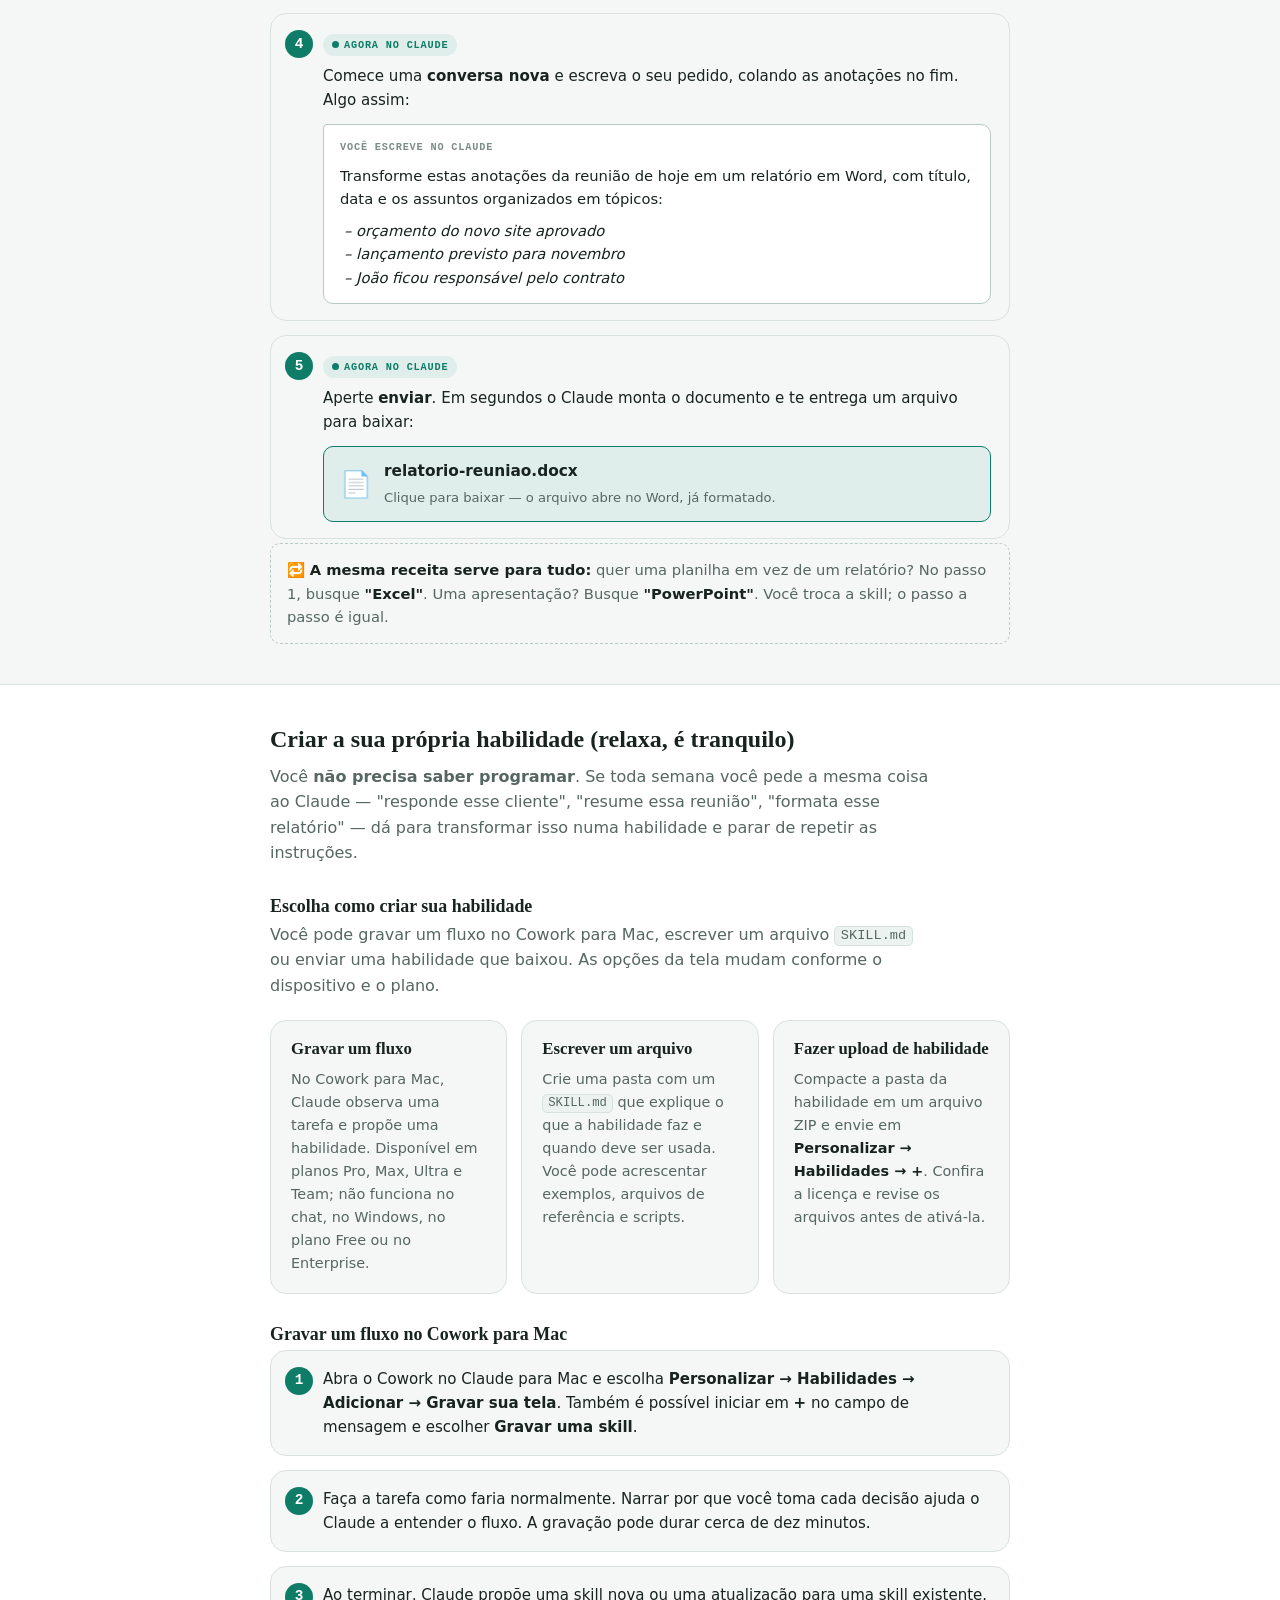
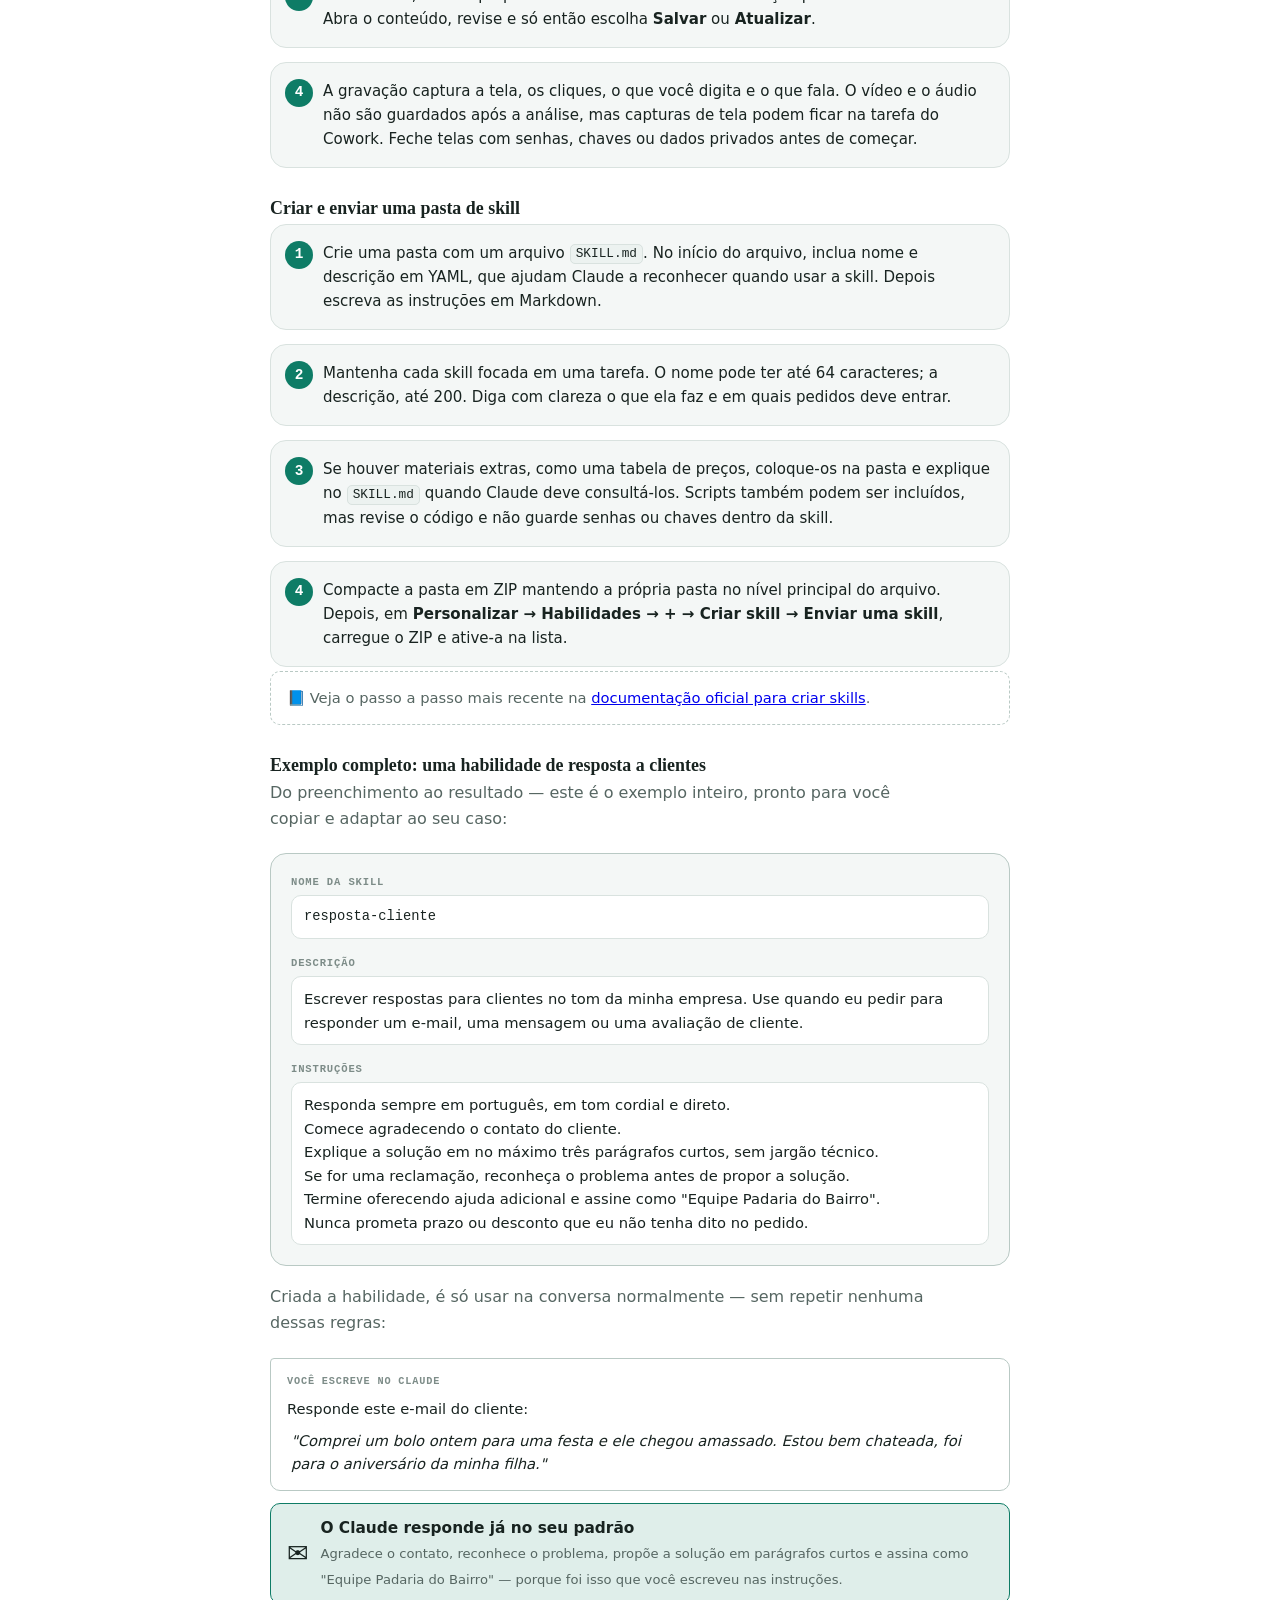
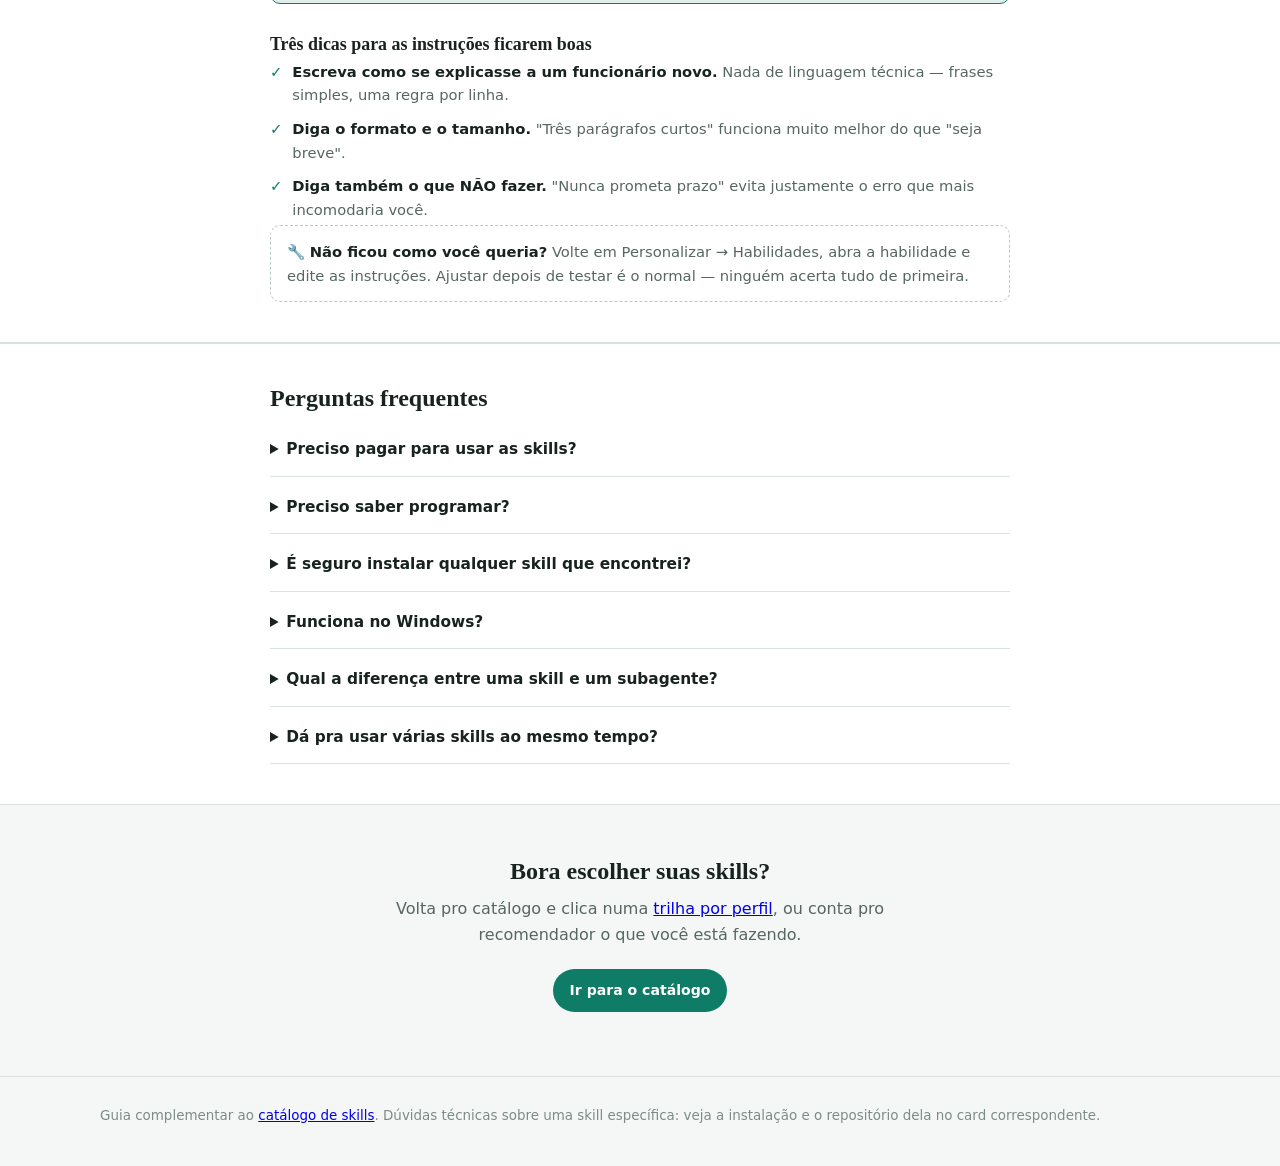
<file: guia.html>
<!DOCTYPE html>
<html lang="pt-BR">
<head>
  <meta charset="UTF-8">
  <meta name="viewport" content="width=device-width, initial-scale=1.0">
  <meta name="description" content="Guia rápido para quem está começando com o Claude: o que é cada superfície, o que é uma Skill e como instalar a primeira.">
  <title>Guia rápido — Biblioteca de Skills para Claude</title>
  <link rel="icon" href="data:image/svg+xml,%3Csvg xmlns='http://www.w3.org/2000/svg' viewBox='0 0 32 32'%3E%3Crect width='32' height='32' rx='7' fill='%230e7c66'/%3E%3Cpath d='M16 6l4.2 5.8L26 16l-5.8 4.2L16 26l-4.2-5.8L6 16l5.8-4.2z' fill='%23fff'/%3E%3C/svg%3E">
  <meta name="theme-color" content="#f4f7f6" media="(prefers-color-scheme: light)">
  <meta name="theme-color" content="#0e1513" media="(prefers-color-scheme: dark)">
  <link rel="stylesheet" href="css/styles.css">
  <script>
    (function () {
      try {
        var t = localStorage.getItem('skills-lib-tema');
        if (t === 'dark' || t === 'light') document.documentElement.dataset.theme = t;
      } catch (e) { /* armazenamento indisponível (ex.: iframe sandbox) */ }
    })();
  </script>
</head>
<body>

  <header class="topo">
    <div class="container topo-inner">
      <a class="marca" href="index.html">
        <span class="marca-simbolo" aria-hidden="true">❖</span>
        <span class="marca-texto">Biblioteca de Skills <em>para Claude</em></span>
      </a>
      <nav class="nav-topo">
        <a href="index.html">Catálogo</a>
        <a href="prompts.html">Prompts e modelos</a>
      </nav>
      <button id="btn-tema" class="btn-tema" type="button" aria-label="Alternar tema claro/escuro">
        <span class="tema-icone-claro" aria-hidden="true">☀</span>
        <span class="tema-icone-escuro" aria-hidden="true">☾</span>
      </button>
    </div>
  </header>

  <main>
    <section class="hero guia-hero">
      <div class="container">
        <p class="eyebrow">Comece aqui</p>
        <h1>Tá começando? Bora do zero</h1>
        <p class="hero-sub">
          Se "Skill", "Claude Code" ou "MCP" ainda soam como grego, relaxa: em uns minutinhos isso
          fica claro. Depois é só voltar pro <a href="index.html">catálogo</a>.
        </p>
      </div>
    </section>

    <section class="guia-secao">
      <div class="container guia-largura">
        <h2>Afinal, o que é uma Skill?</h2>
        <p class="guia-intro">
          Sem enrolação: uma Skill é um <strong>manual de instruções</strong> que você dá ao Claude
          para uma tarefa específica.
        </p>

        <div class="guia-analogia">
          <p class="analogia-frase">
            <span class="analogia-emoji" aria-hidden="true">👩‍🍳</span>
            <span>Imagine o Claude como um cozinheiro talentoso. Ele já sabe cozinhar muita coisa — mas se
            você entrega a <strong>receita exata</strong> do prato que quer, com os ingredientes e o
            passo a passo, ele acerta de primeira, do jeito certo, sempre.</span>
          </p>
          <p class="analogia-frase">
            <span class="analogia-emoji" aria-hidden="true">📋</span>
            <span>Uma Skill é essa receita. Em vez de você explicar tudo de novo a cada conversa, a Skill
            já carrega as instruções — e, quando a tarefa pede, também traz ferramentas prontas (como
            um modelo de documento ou um script). É por isso que a mesma tarefa sai melhor e mais
            rápida com uma Skill do que sem.</span>
          </p>
        </div>

        <div class="guia-mitos">
          <p><span class="mito-check" aria-hidden="true">✓</span> <span>Uma Skill é <strong>conhecimento
          que o Claude passa a ter</strong> — não um programa separado que você abre.</span></p>
          <p><span class="mito-check" aria-hidden="true">✓</span> <span>Ela só entra em ação <strong>quando
          a tarefa combina</strong> com o que ela sabe fazer; o resto do tempo fica fora do caminho.</span></p>
          <p><span class="mito-check" aria-hidden="true">✓</span> <span>São <strong>gratuitas e abertas</strong>
          — feitas pela Anthropic e pela comunidade, e reunidas aqui neste catálogo.</span></p>
        </div>
      </div>
    </section>

    <section class="guia-secao guia-secao-alt">
      <div class="container guia-largura">
        <h2>Veja a diferença na prática</h2>
        <p class="guia-intro">
          Três pedidos do dia a dia. Olha a diferença entre pedir <em>sem</em> skill e <em>com</em>
          a skill certa.
        </p>

        <div class="guia-comparacoes">
          <article class="comparacao">
            <p class="comparacao-cenario">
              <span class="cenario-emoji" aria-hidden="true">🎤</span>
              <span>Você pede: <em>"monte uma apresentação sobre os resultados do trimestre"</em></span>
            </p>
            <div class="comparacao-lados">
              <div class="lado lado-sem">
                <span class="lado-rotulo">Sem skill</span>
                <p>O Claude escreve o texto dos slides na conversa. Você ainda precisa abrir o
                PowerPoint e montar tudo à mão — copiar, formatar, alinhar.</p>
              </div>
              <div class="lado lado-com">
                <span class="lado-rotulo">Com a skill de apresentações</span>
                <p>Você recebe um arquivo <code>.pptx</code> pronto: slides formatados, com títulos,
                tópicos e visual consistente. É só abrir e apresentar.</p>
              </div>
            </div>
          </article>

          <article class="comparacao">
            <p class="comparacao-cenario">
              <span class="cenario-emoji" aria-hidden="true">📄</span>
              <span>Você pede: <em>"transforme este rascunho em um relatório profissional"</em></span>
            </p>
            <div class="comparacao-lados">
              <div class="lado lado-sem">
                <span class="lado-rotulo">Sem skill</span>
                <p>Você recebe um texto corrido na tela. Capa, sumário, numeração de páginas e
                formatação ficam por sua conta depois.</p>
              </div>
              <div class="lado lado-com">
                <span class="lado-rotulo">Com a skill de documentos Word</span>
                <p>Sai um arquivo <code>.docx</code> com capa, sumário automático, títulos e páginas
                numeradas — pronto para enviar ou imprimir.</p>
              </div>
            </div>
          </article>

          <article class="comparacao">
            <p class="comparacao-cenario">
              <span class="cenario-emoji" aria-hidden="true">💻</span>
              <span>Você pede: <em>"me ajude a programar usando uma ferramenta que saiu esse ano"</em></span>
            </p>
            <div class="comparacao-lados">
              <div class="lado lado-sem">
                <span class="lado-rotulo">Sem skill</span>
                <p>O Claude pode sugerir código baseado em versões antigas que ele viu no treino — e
                aí o código não funciona, porque a ferramenta mudou.</p>
              </div>
              <div class="lado lado-com">
                <span class="lado-rotulo">Com a skill Context7</span>
                <p>Antes de responder, o Claude consulta o manual <strong>atual</strong> da
                ferramenta. O código sai baseado na versão que você realmente usa.</p>
              </div>
            </div>
          </article>
        </div>

        <p class="comparacao-nota">
          Repare no padrão: a skill não deixa o Claude "mais inteligente" — ela dá a ele o
          <strong>procedimento certo e as ferramentas certas</strong> para uma tarefa, para que o
          resultado venha pronto em vez de pela metade.
        </p>
      </div>
    </section>

    <section class="guia-secao">
      <div class="container guia-largura">
        <h2>As três formas de usar o Claude</h2>
        <p class="guia-intro">
          As skills funcionam em lugares diferentes do Claude. Antes de instalar nada, dá uma olhada
          em qual é o seu.
        </p>
        <p class="uso-nota">
          <span aria-hidden="true">🏷️</span> <strong>Dica:</strong> no catálogo, cada card tem um selo
          dizendo se é <strong>"Sem terminal"</strong>, <strong>"Um comando"</strong> ou
          <strong>"Técnico"</strong>. Se você não mexe com linha de comando, veja só
          <a href="index.html#facil=facil">as que funcionam sem terminal</a>.
        </p>
        <div class="guia-grade">
          <article class="guia-card">
            <h3>claude.ai <span class="guia-tag">navegador</span></h3>
            <p>O site e o app do Claude. Não precisa instalar nada no computador. Boa parte das
            skills oficiais da Anthropic (gerar documentos Word, Excel, PDF) funciona aqui.</p>
          </article>
          <article class="guia-card">
            <h3>Claude Desktop <span class="guia-tag">aplicativo</span></h3>
            <p>Aplicativo para Windows/Mac. Mesma conversa do claude.ai, mas com acesso a servidores
            MCP instalados localmente — por exemplo, para ler arquivos do seu computador.</p>
          </article>
          <article class="guia-card">
            <h3>Claude Code <span class="guia-tag">terminal</span></h3>
            <p>Ferramenta de linha de comando para programar. É onde a <strong>maioria das skills
            deste catálogo</strong> roda — elas leem e editam arquivos do seu projeto diretamente.</p>
          </article>
        </div>
      </div>
    </section>

    <section class="guia-secao guia-secao-alt">
      <div class="container guia-largura">
        <h2>Glossário: os termos que aparecem nos cards</h2>
        <dl class="guia-glossario">
          <div class="glossario-item">
            <dt>Skill <span class="dt-nota">= Habilidade</span></dt>
            <dd>Um pacote de instruções (e às vezes scripts) que ensina o Claude a fazer uma tarefa
            específica bem feita — por exemplo, gerar um .pptx com formatação correta. É o que este
            catálogo reúne. <strong>Atenção ao nome:</strong> no aplicativo do Claude em português, as
            Skills aparecem no menu como <strong>"Habilidades"</strong>.</dd>
          </div>
          <div class="glossario-item">
            <dt>Subagente</dt>
            <dd>Um "assistente" com personalidade e escopo próprios (ex.: revisor de segurança) que o
            Claude Code aciona para uma parte da tarefa e depois volta o controle para a conversa
            principal.</dd>
          </div>
          <div class="glossario-item">
            <dt>Servidor MCP</dt>
            <dd>Uma ponte entre o Claude e um sistema externo — Figma, um banco de dados, o n8n. Depois
            de configurado, o Claude passa a "enxergar" aquele sistema durante a conversa.</dd>
          </div>
          <div class="glossario-item">
            <dt>Plugin</dt>
            <dd>Um pacote que agrupa várias skills, subagentes e comandos prontos, instalado de uma vez
            só no Claude Code (comando <code>/plugin</code>).</dd>
          </div>
          <div class="glossario-item">
            <dt>Slash command</dt>
            <dd>Um atalho que você digita no Claude Code começando com <code>/</code> (ex.:
            <code>/security-review</code>) para disparar um fluxo pronto.</dd>
          </div>
          <div class="glossario-item">
            <dt>Hook</dt>
            <dd>Uma regra automática que roda em resposta a uma ação do Claude Code — por exemplo,
            bloquear uma edição que não veio acompanhada de teste (é o que o TDD Guard faz).</dd>
          </div>
        </dl>
      </div>
    </section>

    <section class="guia-secao">
      <div class="container guia-largura">
        <h2>Como usar uma skill: passo a passo</h2>
        <p class="guia-intro">
          Escolhe aí embaixo como você usa o Claude. Em todas é a mesma ideia:
          <strong>ligar a skill uma vez</strong> e depois <strong>pedir com as suas palavras</strong>.
        </p>
        <p class="destaque-nome">
          <span class="destaque-icone" aria-hidden="true">💡</span>
          <span><strong>Antes de tudo, pra não te confundir:</strong> aqui no catálogo a gente usa a
          palavra <strong>"Skill"</strong>. No aplicativo do Claude em português, essa mesma coisa
          aparece no menu como <strong>"Habilidades"</strong> — é o lugar onde você liga cada uma.</span>
        </p>

        <div class="uso-bloco">
          <div class="uso-cab">
            <span class="uso-emoji" aria-hidden="true">🌐</span>
            <div>
              <h3>No navegador (claude.ai) ou no app do celular</h3>
              <p class="uso-para">O jeito mais simples — não instala nada no computador</p>
            </div>
          </div>
          <ol class="guia-passos">
            <li>
              <strong>Entre no Claude e faça login</strong>
              <p>Acesse <strong>claude.ai</strong> pelo navegador ou abra o aplicativo do Claude no
              celular e entre com a sua conta.</p>
            </li>
            <li>
              <strong>Ligue a habilidade nas configurações</strong>
              <p>Em <strong>Configurações</strong>, ative <strong>Code execution and file creation</strong>
              (em alguns layouts, <em>Create and edit files</em>).
              Depois vá a <strong>Personalizar → Habilidades</strong> e ligue as que quiser. Em contas
              Team e Enterprise, o administrador também precisa habilitar o recurso para a organização.</p>
            </li>
            <li>
              <strong>Peça na conversa, com as suas palavras</strong>
              <p>Numa conversa comum, escreva o que você precisa. O Claude reconhece sozinho quando
              usar a skill — você não precisa digitar nenhum comando especial.</p>
            </li>
          </ol>
          <p class="uso-exemplo">
            <span class="uso-exemplo-rot" aria-hidden="true">Exemplo</span>
            Digite: <em>"crie uma planilha de Excel com o meu orçamento do mês, com colunas de
            categoria, valor e total"</em> — e o Claude devolve o arquivo pronto para baixar.
          </p>
        </div>

        <div class="uso-bloco">
          <div class="uso-cab">
            <span class="uso-emoji" aria-hidden="true">🖥️</span>
            <div>
              <h3>No Claude Desktop (computador)</h3>
              <p class="uso-para">Para quem instalou o aplicativo no Windows ou no Mac</p>
            </div>
          </div>
          <ol class="guia-passos">
            <li>
              <strong>Instale e abra o Claude Desktop</strong>
              <p>Baixe o aplicativo no site do Claude, instale como qualquer programa e faça login.</p>
            </li>
            <li>
              <strong>Ative a habilidade nas configurações</strong>
              <p>Na barra lateral, abra <strong>Personalizar → Habilidades</strong> e ligue as que
              quiser. As habilidades ativadas na sua conta também ficam disponíveis nas sessões do
              Cowork. Para criar ou enviar uma habilidade sua, veja o passo a passo abaixo.</p>
            </li>
            <li>
              <strong>Peça na conversa</strong>
              <p>Descreva a tarefa normalmente. Se você copiou o <strong>"prompt inicial"</strong> do
              catálogo, cole-o para o Claude seguir o procedimento completo.</p>
            </li>
          </ol>
          <p class="uso-exemplo">
            <span class="uso-exemplo-rot" aria-hidden="true">Exemplo</span>
            Digite: <em>"transforme as anotações deste arquivo em uma apresentação de slides"</em> — e
            o Claude gera o arquivo <code>.pptx</code> para você.
          </p>
        </div>

        <div class="uso-bloco">
          <div class="uso-cab">
            <span class="uso-emoji" aria-hidden="true">⌨️</span>
            <div>
              <h3>No Claude Code (terminal)</h3>
              <p class="uso-para">Para quem programa — é onde roda a maioria das skills do catálogo</p>
            </div>
          </div>
          <ol class="guia-passos">
            <li>
              <strong>Escolha uma skill no catálogo</strong>
              <p>Abra o <a href="index.html">catálogo</a>, use a busca ou os filtros e clique em
              "Detalhes".</p>
            </li>
            <li>
              <strong>Copie a instalação e rode no terminal</strong>
              <p>Use o botão <strong>"Copiar instalação"</strong> no modal e cole o comando no
              terminal (em geral algo como <code>/plugin install …</code>).</p>
            </li>
            <li>
              <strong>Copie o prompt inicial e descreva sua tarefa</strong>
              <p>Use <strong>"Copiar prompt"</strong>, cole no Claude Code e complete com o que precisa.
              O prompt já pede para o Claude analisar o projeto antes de mexer em qualquer coisa.</p>
            </li>
          </ol>
          <p class="uso-exemplo">
            <span class="uso-exemplo-rot" aria-hidden="true">Exemplo</span>
            Depois de instalar o TDD Guard, peça: <em>"implemente o cálculo de frete seguindo TDD"</em>
            — e cada mudança nasce acompanhada de um teste.
          </p>
        </div>

        <p class="uso-nota">
          <span aria-hidden="true">💡</span> Em qualquer uma das formas você <strong>não precisa decorar
          comandos</strong>: ligue a skill uma vez e depois é só conversar. O botão "Copiar prompt" do
          catálogo já te dá um pedido bem escrito para começar.
        </p>
      </div>
    </section>

    <section class="guia-secao guia-secao-alt">
      <div class="container guia-largura">
        <h2>Skills que já vêm no Claude Code</h2>
        <p class="guia-intro">
          Antes de instalar um plugin, veja as habilidades incluídas no Claude Code. Digite
          <code>/</code> no início da conversa para consultar o que está disponível na sua versão.
        </p>
        <div class="guia-grade">
          <article class="guia-card">
            <h3>Resolver e revisar código</h3>
            <p><code>/debug</code> investiga problemas em tempo de execução;
            <code>/code-review</code> revisa alterações; <code>/batch</code> divide mudanças grandes
            em partes que podem ser trabalhadas em paralelo.</p>
          </article>
          <article class="guia-card">
            <h3>Conferir a configuração</h3>
            <p><code>/doctor</code> procura problemas de instalação e configuração. Para revisar
            instruções antigas ou conflitantes em <code>CLAUDE.md</code> e nas skills, use
            <code>/doctor prompt-audit</code>.</p>
          </article>
          <article class="guia-card">
            <h3>Executar e verificar o app</h3>
            <p>Em versões recentes, <code>/run</code> abre o projeto e
            <code>/verify</code> confere a mudança no app em execução. O Claude Code também inclui
            <code>/claude-api</code> para orientar projetos que usam a API da Anthropic.</p>
          </article>
        </div>
        <p class="uso-nota">
          <span aria-hidden="true">ℹ️</span> A lista varia conforme a versão, o plano e o ambiente.
          Consulte a <a href="https://code.claude.com/docs/en/commands" target="_blank" rel="noopener noreferrer">referência oficial de comandos e skills</a>.
        </p>
      </div>
    </section>

    <section class="guia-secao">
      <div class="container guia-largura">
        <h2>Bora fazer junto: um exemplo do começo ao fim</h2>
        <p class="guia-intro">
          Caso real: você tem <strong>anotações bagunçadas de uma reunião</strong> e quer um
          <strong>relatório em Word</strong> decente. Bora fazer junto — e em cada passo eu digo em qual
          tela você está.
        </p>

        <ol class="walkthrough">
          <li class="wt-passo">
            <span class="wt-onde catalogo">Aqui no catálogo</span>
            <p>Na <strong>barra de busca</strong> no topo do <a href="index.html">catálogo</a>, digite
            <strong>"Word"</strong>. Aparece a skill <strong>"Agent Skills (oficial Anthropic)"</strong>,
            que cria documentos.</p>
          </li>
          <li class="wt-passo">
            <span class="wt-onde catalogo">Aqui no catálogo</span>
            <p>Clique em <strong>"Detalhes"</strong> para ver como ela funciona. Quer um pedido já
            prontinho? Clique em <strong>"Copiar prompt"</strong> — mas, para este exemplo, vamos
            escrever com as nossas próprias palavras, que é ainda mais simples.</p>
          </li>
          <li class="wt-passo">
            <span class="wt-onde claude">Agora no Claude</span>
            <p>Abra o <strong>claude.ai</strong> no navegador (ou o app no computador/celular) e faça
            login. Só na primeira vez: vá a <strong>Personalizar → Habilidades</strong> e confirme que a
            <strong>habilidade de criar documentos está
            ligada</strong>.</p>
          </li>
          <li class="wt-passo">
            <span class="wt-onde claude">Agora no Claude</span>
            <p>Comece uma <strong>conversa nova</strong> e escreva o seu pedido, colando as anotações
            no fim. Algo assim:</p>
            <div class="wt-chat">
              <span class="wt-chat-rot" aria-hidden="true">Você escreve no Claude</span>
              <p>Transforme estas anotações da reunião de hoje em um relatório em Word, com título,
              data e os assuntos organizados em tópicos:</p>
              <p class="wt-chat-notas">– orçamento do novo site aprovado<br>
              – lançamento previsto para novembro<br>
              – João ficou responsável pelo contrato</p>
            </div>
          </li>
          <li class="wt-passo">
            <span class="wt-onde claude">Agora no Claude</span>
            <p>Aperte <strong>enviar</strong>. Em segundos o Claude monta o documento e te entrega um
            arquivo para baixar:</p>
            <div class="wt-resultado">
              <span class="wt-arquivo" aria-hidden="true">📄</span>
              <div>
                <strong>relatorio-reuniao.docx</strong>
                <span class="wt-resultado-dica">Clique para baixar — o arquivo abre no Word, já
                formatado.</span>
              </div>
            </div>
          </li>
        </ol>

        <p class="uso-nota">
          <span aria-hidden="true">🔁</span> <strong>A mesma receita serve para tudo:</strong> quer uma
          planilha em vez de um relatório? No passo 1, busque <strong>"Excel"</strong>. Uma
          apresentação? Busque <strong>"PowerPoint"</strong>. Você troca a skill; o passo a passo é
          igual.
        </p>
      </div>
    </section>

    <section class="guia-secao guia-secao-alt">
      <div class="container guia-largura">
        <h2>Criar a sua própria habilidade (relaxa, é tranquilo)</h2>
        <p class="guia-intro">
          Você <strong>não precisa saber programar</strong>. Se toda semana você pede a mesma coisa
          ao Claude — "responde esse cliente", "resume essa reunião", "formata esse relatório" —
          dá para transformar isso numa habilidade e parar de repetir as instruções.
        </p>

        <h3 class="guia-sub">Escolha como criar sua habilidade</h3>
        <p class="guia-intro">
          Você pode gravar um fluxo no Cowork para Mac, escrever um arquivo <code>SKILL.md</code> ou
          enviar uma habilidade que baixou. As opções da tela mudam conforme o dispositivo e o plano.
        </p>

        <div class="guia-grade">
          <article class="guia-card">
            <h3>Gravar um fluxo</h3>
            <p>No Cowork para Mac, Claude observa uma tarefa e propõe uma habilidade. Disponível em
            planos Pro, Max, Ultra e Team; não funciona no chat, no Windows, no plano Free ou no
            Enterprise.</p>
          </article>
          <article class="guia-card">
            <h3>Escrever um arquivo</h3>
            <p>Crie uma pasta com um <code>SKILL.md</code> que explique o que a habilidade faz e quando
            deve ser usada. Você pode acrescentar exemplos, arquivos de referência e scripts.</p>
          </article>
          <article class="guia-card">
            <h3>Fazer upload de habilidade</h3>
            <p>Compacte a pasta da habilidade em um arquivo ZIP e envie em
            <strong>Personalizar → Habilidades → +</strong>. Confira a licença e revise os arquivos
            antes de ativá-la.</p>
          </article>
        </div>

        <h3 class="guia-sub">Gravar um fluxo no Cowork para Mac</h3>
        <ol class="walkthrough">
          <li class="wt-passo">
            <p>Abra o Cowork no Claude para Mac e escolha <strong>Personalizar → Habilidades →
            Adicionar → Gravar sua tela</strong>. Também é possível iniciar em <strong>+</strong> no
            campo de mensagem e escolher <strong>Gravar uma skill</strong>.</p>
          </li>
          <li class="wt-passo">
            <p>Faça a tarefa como faria normalmente. Narrar por que você toma cada decisão ajuda o
            Claude a entender o fluxo. A gravação pode durar cerca de dez minutos.</p>
          </li>
          <li class="wt-passo">
            <p>Ao terminar, Claude propõe uma skill nova ou uma atualização para uma skill existente.
            Abra o conteúdo, revise e só então escolha <strong>Salvar</strong> ou
            <strong>Atualizar</strong>.</p>
          </li>
          <li class="wt-passo">
            <p>A gravação captura a tela, os cliques, o que você digita e o que fala. O vídeo e o áudio
            não são guardados após a análise, mas capturas de tela podem ficar na tarefa do Cowork.
            Feche telas com senhas, chaves ou dados privados antes de começar.</p>
          </li>
        </ol>

        <h3 class="guia-sub">Criar e enviar uma pasta de skill</h3>
        <ol class="walkthrough">
          <li class="wt-passo">
            <p>Crie uma pasta com um arquivo <code>SKILL.md</code>. No início do arquivo, inclua nome e
            descrição em YAML, que ajudam Claude a reconhecer quando usar a skill. Depois escreva as
            instruções em Markdown.</p>
          </li>
          <li class="wt-passo">
            <p>Mantenha cada skill focada em uma tarefa. O nome pode ter até 64 caracteres; a descrição,
            até 200. Diga com clareza o que ela faz e em quais pedidos deve entrar.</p>
          </li>
          <li class="wt-passo">
            <p>Se houver materiais extras, como uma tabela de preços, coloque-os na pasta e explique no
            <code>SKILL.md</code> quando Claude deve consultá-los. Scripts também podem ser incluídos,
            mas revise o código e não guarde senhas ou chaves dentro da skill.</p>
          </li>
          <li class="wt-passo">
            <p>Compacte a pasta em ZIP mantendo a própria pasta no nível principal do arquivo. Depois,
            em <strong>Personalizar → Habilidades → + → Criar skill → Enviar uma skill</strong>,
            carregue o ZIP e ative-a na lista.</p>
          </li>
        </ol>
        <p class="uso-nota">
          <span aria-hidden="true">📘</span> Veja o passo a passo mais recente na
          <a href="https://support.claude.com/en/articles/12512198-how-to-create-custom-skills" target="_blank" rel="noopener noreferrer">documentação oficial para criar skills</a>.
        </p>

        <h3 class="guia-sub">Exemplo completo: uma habilidade de resposta a clientes</h3>
        <p class="guia-intro">
          Do preenchimento ao resultado — este é o exemplo inteiro, pronto para você copiar e adaptar
          ao seu caso:
        </p>

        <div class="form-mock">
          <div class="fm-campo">
            <span class="fm-rot">Nome da skill</span>
            <p class="fm-valor fm-mono">resposta-cliente</p>
          </div>
          <div class="fm-campo">
            <span class="fm-rot">Descrição</span>
            <p class="fm-valor">Escrever respostas para clientes no tom da minha empresa. Use quando eu
            pedir para responder um e-mail, uma mensagem ou uma avaliação de cliente.</p>
          </div>
          <div class="fm-campo">
            <span class="fm-rot">Instruções</span>
            <p class="fm-valor">Responda sempre em português, em tom cordial e direto.<br>
            Comece agradecendo o contato do cliente.<br>
            Explique a solução em no máximo três parágrafos curtos, sem jargão técnico.<br>
            Se for uma reclamação, reconheça o problema antes de propor a solução.<br>
            Termine oferecendo ajuda adicional e assine como "Equipe Padaria do Bairro".<br>
            Nunca prometa prazo ou desconto que eu não tenha dito no pedido.</p>
          </div>
        </div>

        <p class="guia-intro" style="margin-top:18px">
          Criada a habilidade, é só usar na conversa normalmente — sem repetir nenhuma dessas regras:
        </p>

        <div class="wt-chat">
          <span class="wt-chat-rot" aria-hidden="true">Você escreve no Claude</span>
          <p>Responde este e-mail do cliente:</p>
          <p class="wt-chat-notas">"Comprei um bolo ontem para uma festa e ele chegou amassado.
          Estou bem chateada, foi para o aniversário da minha filha."</p>
        </div>

        <div class="wt-resultado">
          <span class="wt-arquivo" aria-hidden="true">✉️</span>
          <div>
            <strong>O Claude responde já no seu padrão</strong>
            <span class="wt-resultado-dica">Agradece o contato, reconhece o problema, propõe a
            solução em parágrafos curtos e assina como "Equipe Padaria do Bairro" — porque foi isso
            que você escreveu nas instruções.</span>
          </div>
        </div>

        <h3 class="guia-sub">Três dicas para as instruções ficarem boas</h3>
        <div class="guia-mitos">
          <p><span class="mito-check" aria-hidden="true">✓</span> <span><strong>Escreva como se
          explicasse a um funcionário novo.</strong> Nada de linguagem técnica — frases simples,
          uma regra por linha.</span></p>
          <p><span class="mito-check" aria-hidden="true">✓</span> <span><strong>Diga o formato e o
          tamanho.</strong> "Três parágrafos curtos" funciona muito melhor do que "seja breve".</span></p>
          <p><span class="mito-check" aria-hidden="true">✓</span> <span><strong>Diga também o que
          NÃO fazer.</strong> "Nunca prometa prazo" evita justamente o erro que mais incomodaria
          você.</span></p>
        </div>

        <p class="uso-nota">
          <span aria-hidden="true">🔧</span> <strong>Não ficou como você queria?</strong> Volte em
          Personalizar → Habilidades, abra a habilidade e edite as instruções. Ajustar depois de
          testar é o normal — ninguém acerta tudo de primeira.
        </p>
      </div>
    </section>

    <section class="guia-secao guia-secao-alt">
      <div class="container guia-largura">
        <h2>Perguntas frequentes</h2>
        <div class="guia-faq">
          <details>
            <summary>Preciso pagar para usar as skills?</summary>
            <p>O formato de skills não tem custo, e há recursos disponíveis no plano Free, mas é preciso
            ativar execução de código e criação de arquivos. As licenças dos repositórios do catálogo
            variam; confira cada licença antes de reutilizar uma skill. Algumas também dependem de
            serviços de terceiros que podem cobrar à parte.</p>
          </details>
          <details>
            <summary>Preciso saber programar?</summary>
            <p>Para as skills que rodam em claude.ai ou no Claude Desktop, não. Para as que rodam no
            Claude Code, ajuda saber usar o terminal, mas a maior parte da instalação é copiar e colar
            um comando pronto — o catálogo já te dá o comando exato.</p>
          </details>
          <details>
            <summary>É seguro instalar qualquer skill que encontrei?</summary>
            <p>Revise as instruções, scripts, licença e acessos externos antes de ativar uma skill de
            terceiros. Nunca coloque senhas ou chaves de API dentro dos arquivos dela.</p>
          </details>
          <details>
            <summary>Funciona no Windows?</summary>
            <p>O Claude Code roda em Windows (nativo ou via WSL), macOS e Linux. Skills baseadas em
            comandos de terminal funcionam nos três; verifique a nota de instalação de cada uma se
            tiver dúvida.</p>
          </details>
          <details>
            <summary>Qual a diferença entre uma skill e um subagente?</summary>
            <p>Uma skill ensina o Claude a executar uma tarefa (o "como fazer"). Um subagente é um
            especialista com escopo próprio que o Claude aciona para cuidar de uma parte do trabalho
            (o "quem faz"). Muitos pacotes do catálogo trazem os dois juntos.</p>
          </details>
          <details>
            <summary>Dá pra usar várias skills ao mesmo tempo?</summary>
            <p>Sim — é o caso mais comum. As <a href="index.html#trilhas">trilhas por perfil</a> do
            catálogo já sugerem combinações testadas, em ordem de instalação.</p>
          </details>
        </div>
      </div>
    </section>

    <section class="guia-secao guia-cta">
      <div class="container guia-largura">
        <h2>Bora escolher suas skills?</h2>
        <p>Volta pro catálogo e clica numa <a href="index.html#trilhas">trilha por perfil</a>, ou
        conta pro recomendador o que você está fazendo.</p>
        <a class="btn btn-primario" href="index.html">Ir para o catálogo</a>
      </div>
    </section>
  </main>

  <footer class="rodape">
    <div class="container">
      <p>Guia complementar ao <a href="index.html">catálogo de skills</a>. Dúvidas técnicas sobre uma
      skill específica: veja a instalação e o repositório dela no card correspondente.</p>
    </div>
  </footer>

  <script src="js/tema.js"></script>
</body>
</html>
</file>
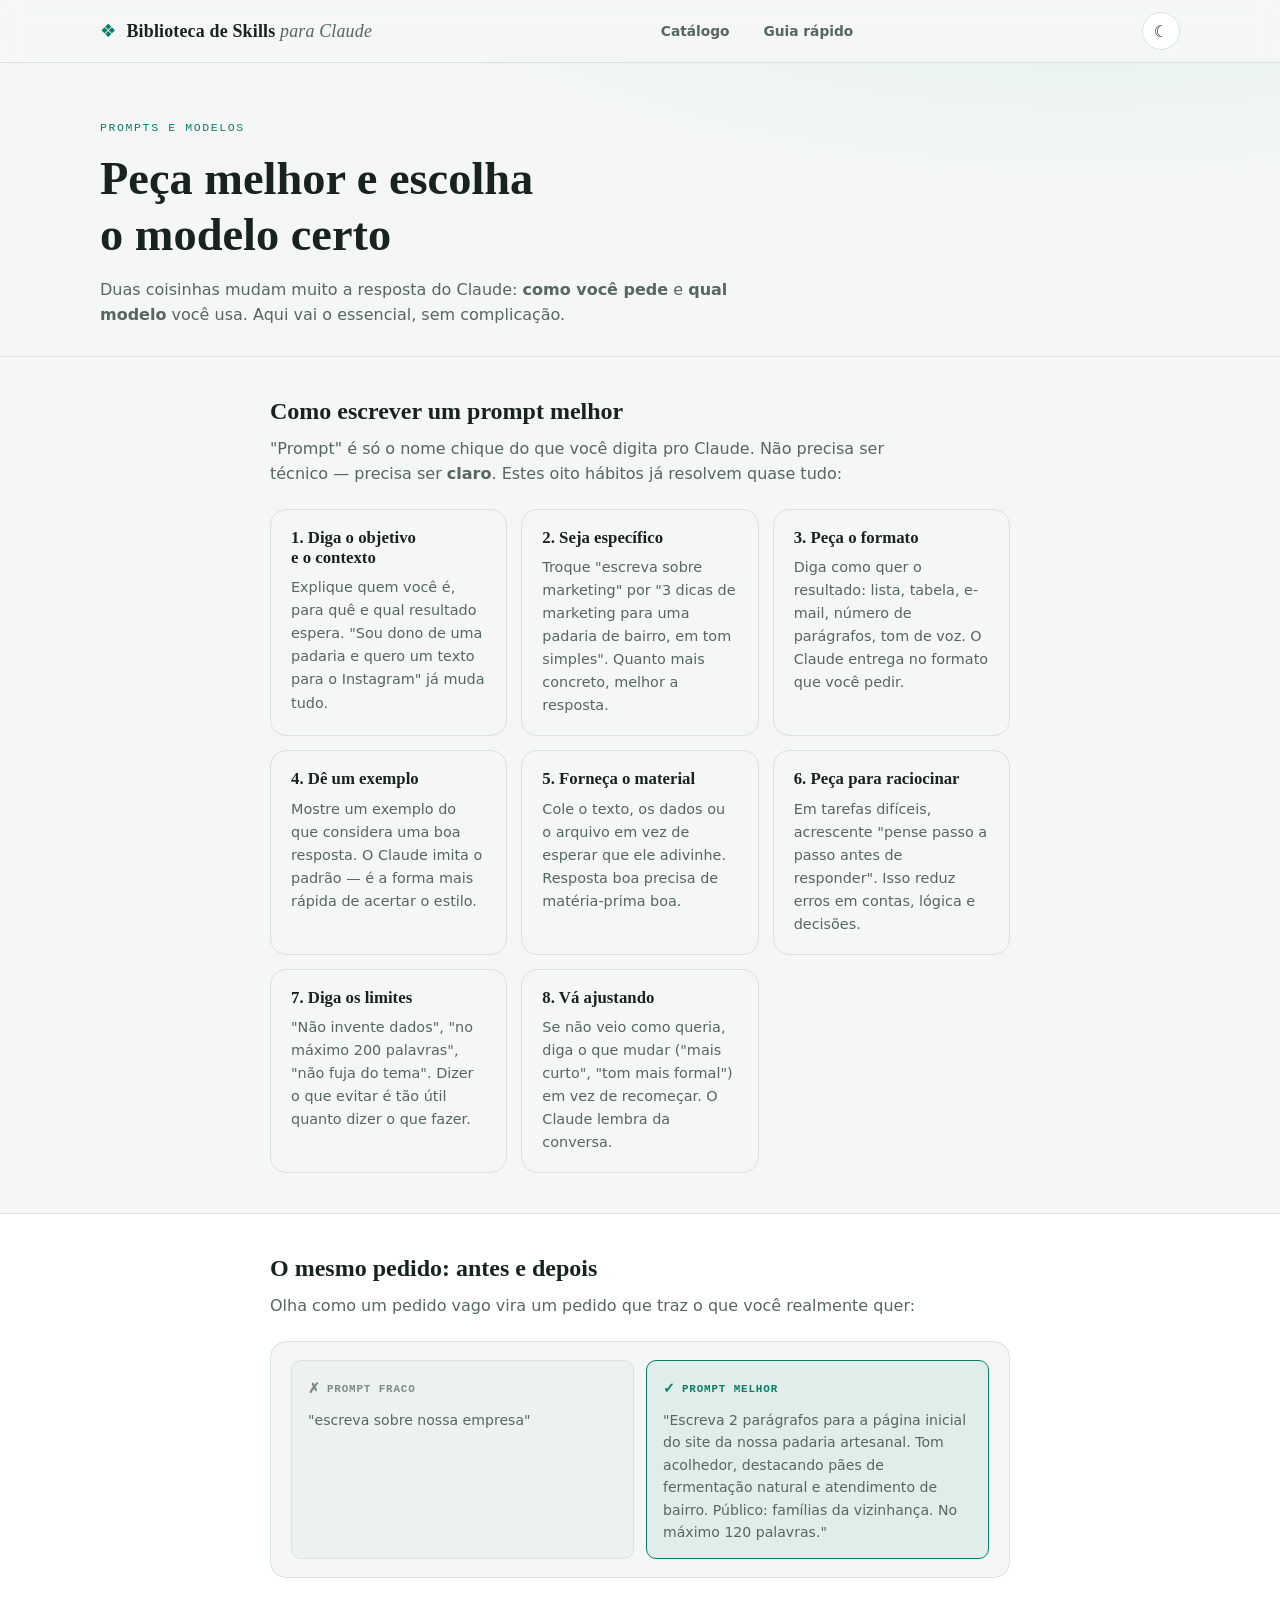
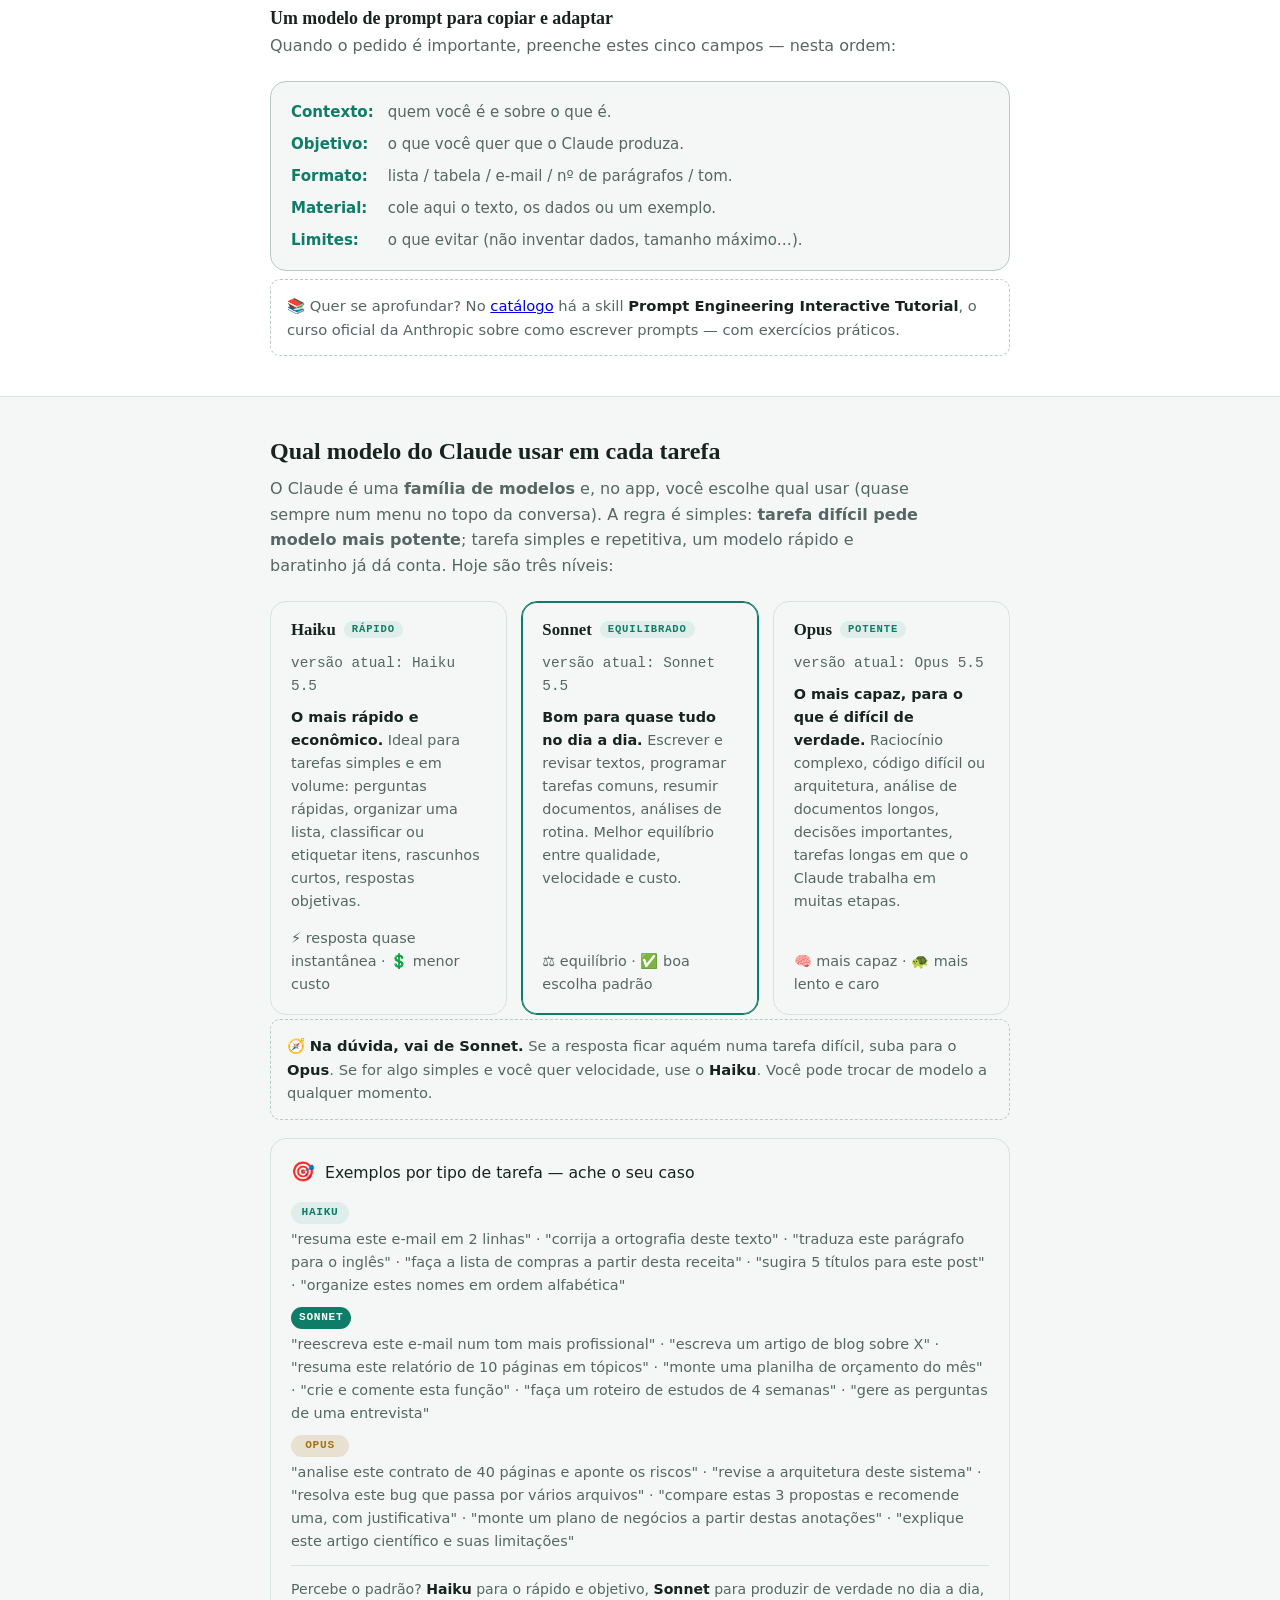
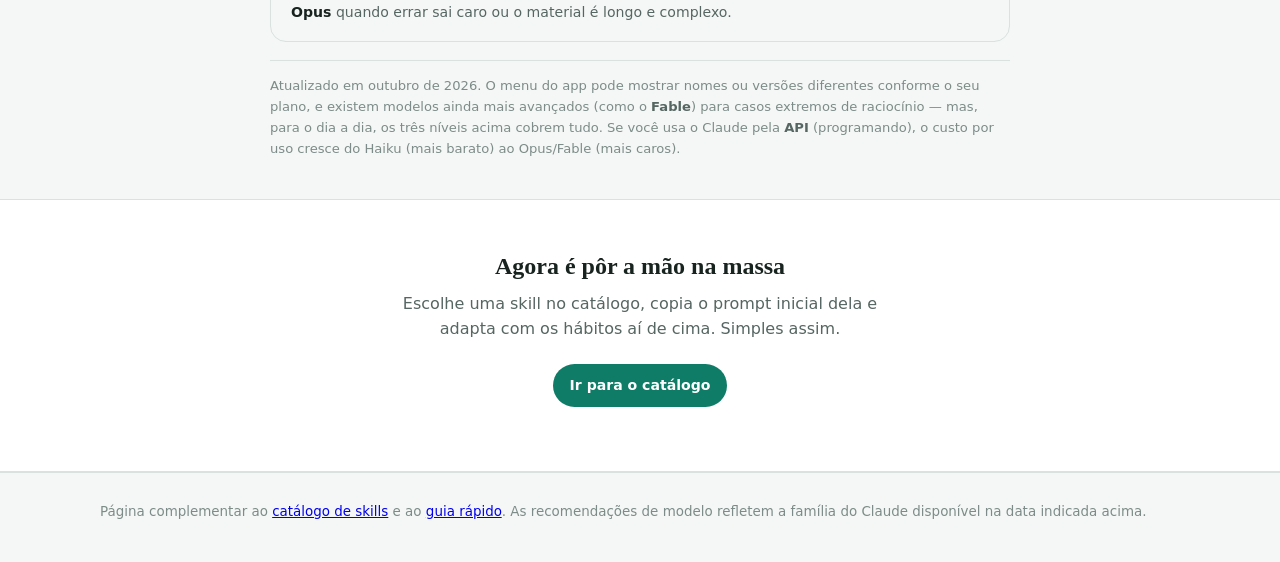
<file: prompts.html>
<!DOCTYPE html>
<html lang="pt-BR">
<head>
  <meta charset="UTF-8">
  <meta name="viewport" content="width=device-width, initial-scale=1.0">
  <meta name="description" content="Como escrever prompts melhores para o Claude e qual modelo (Opus, Sonnet, Haiku) usar em cada tipo de tarefa.">
  <title>Prompts e modelos — Biblioteca de Skills para Claude</title>
  <link rel="icon" href="data:image/svg+xml,%3Csvg xmlns='http://www.w3.org/2000/svg' viewBox='0 0 32 32'%3E%3Crect width='32' height='32' rx='7' fill='%230e7c66'/%3E%3Cpath d='M16 6l4.2 5.8L26 16l-5.8 4.2L16 26l-4.2-5.8L6 16l5.8-4.2z' fill='%23fff'/%3E%3C/svg%3E">
  <meta name="theme-color" content="#f4f7f6" media="(prefers-color-scheme: light)">
  <meta name="theme-color" content="#0e1513" media="(prefers-color-scheme: dark)">
  <link rel="stylesheet" href="css/styles.css">
  <script>
    (function () {
      try {
        var t = localStorage.getItem('skills-lib-tema');
        if (t === 'dark' || t === 'light') document.documentElement.dataset.theme = t;
      } catch (e) { /* armazenamento indisponível */ }
    })();
  </script>
</head>
<body>

  <header class="topo">
    <div class="container topo-inner">
      <a class="marca" href="index.html">
        <span class="marca-simbolo" aria-hidden="true">❖</span>
        <span class="marca-texto">Biblioteca de Skills <em>para Claude</em></span>
      </a>
      <nav class="nav-topo">
        <a href="index.html">Catálogo</a>
        <a href="guia.html">Guia rápido</a>
      </nav>
      <button id="btn-tema" class="btn-tema" type="button" aria-label="Alternar tema claro/escuro">
        <span class="tema-icone-claro" aria-hidden="true">☀</span>
        <span class="tema-icone-escuro" aria-hidden="true">☾</span>
      </button>
    </div>
  </header>

  <main>
    <section class="hero guia-hero">
      <div class="container">
        <p class="eyebrow">Prompts e modelos</p>
        <h1>Peça melhor e escolha o modelo certo</h1>
        <p class="hero-sub">
          Duas coisinhas mudam muito a resposta do Claude: <strong>como você pede</strong> e
          <strong>qual modelo</strong> você usa. Aqui vai o essencial, sem complicação.
        </p>
      </div>
    </section>

    <!-- ===== Parte 1: escrever prompts ===== -->
    <section class="guia-secao">
      <div class="container guia-largura">
        <h2>Como escrever um prompt melhor</h2>
        <p class="guia-intro">
          "Prompt" é só o nome chique do que você digita pro Claude. Não precisa ser técnico —
          precisa ser <strong>claro</strong>. Estes oito hábitos já resolvem quase tudo:
        </p>

        <div class="guia-grade">
          <article class="guia-card">
            <h3>1. Diga o objetivo e o contexto</h3>
            <p>Explique quem você é, para quê e qual resultado espera. "Sou dono de uma padaria e quero
            um texto para o Instagram" já muda tudo.</p>
          </article>
          <article class="guia-card">
            <h3>2. Seja específico</h3>
            <p>Troque "escreva sobre marketing" por "3 dicas de marketing para uma padaria de bairro,
            em tom simples". Quanto mais concreto, melhor a resposta.</p>
          </article>
          <article class="guia-card">
            <h3>3. Peça o formato</h3>
            <p>Diga como quer o resultado: lista, tabela, e-mail, número de parágrafos, tom de voz.
            O Claude entrega no formato que você pedir.</p>
          </article>
          <article class="guia-card">
            <h3>4. Dê um exemplo</h3>
            <p>Mostre um exemplo do que considera uma boa resposta. O Claude imita o padrão — é a forma
            mais rápida de acertar o estilo.</p>
          </article>
          <article class="guia-card">
            <h3>5. Forneça o material</h3>
            <p>Cole o texto, os dados ou o arquivo em vez de esperar que ele adivinhe. Resposta boa
            precisa de matéria-prima boa.</p>
          </article>
          <article class="guia-card">
            <h3>6. Peça para raciocinar</h3>
            <p>Em tarefas difíceis, acrescente "pense passo a passo antes de responder". Isso reduz
            erros em contas, lógica e decisões.</p>
          </article>
          <article class="guia-card">
            <h3>7. Diga os limites</h3>
            <p>"Não invente dados", "no máximo 200 palavras", "não fuja do tema". Dizer o que evitar é
            tão útil quanto dizer o que fazer.</p>
          </article>
          <article class="guia-card">
            <h3>8. Vá ajustando</h3>
            <p>Se não veio como queria, diga o que mudar ("mais curto", "tom mais formal") em vez de
            recomeçar. O Claude lembra da conversa.</p>
          </article>
        </div>
      </div>
    </section>

    <section class="guia-secao guia-secao-alt">
      <div class="container guia-largura">
        <h2>O mesmo pedido: antes e depois</h2>
        <p class="guia-intro">Olha como um pedido vago vira um pedido que traz o que você realmente quer:</p>

        <div class="guia-comparacoes">
          <article class="comparacao">
            <div class="comparacao-lados">
              <div class="lado lado-sem">
                <span class="lado-rotulo">Prompt fraco</span>
                <p>"escreva sobre nossa empresa"</p>
              </div>
              <div class="lado lado-com">
                <span class="lado-rotulo">Prompt melhor</span>
                <p>"Escreva 2 parágrafos para a página inicial do site da nossa padaria artesanal.
                Tom acolhedor, destacando pães de fermentação natural e atendimento de bairro. Público:
                famílias da vizinhança. No máximo 120 palavras."</p>
              </div>
            </div>
          </article>
        </div>

        <h3 class="guia-sub">Um modelo de prompt para copiar e adaptar</h3>
        <p class="guia-intro">Quando o pedido é importante, preenche estes cinco campos — nesta ordem:</p>
        <div class="prompt-template">
          <p><span class="pt-rot">Contexto:</span> quem você é e sobre o que é.</p>
          <p><span class="pt-rot">Objetivo:</span> o que você quer que o Claude produza.</p>
          <p><span class="pt-rot">Formato:</span> lista / tabela / e-mail / nº de parágrafos / tom.</p>
          <p><span class="pt-rot">Material:</span> cole aqui o texto, os dados ou um exemplo.</p>
          <p><span class="pt-rot">Limites:</span> o que evitar (não inventar dados, tamanho máximo…).</p>
        </div>
        <p class="uso-nota">
          <span aria-hidden="true">📚</span> Quer se aprofundar? No <a href="index.html#skill=prompt-eng-tutorial">catálogo</a>
          há a skill <strong>Prompt Engineering Interactive Tutorial</strong>, o curso oficial da
          Anthropic sobre como escrever prompts — com exercícios práticos.
        </p>
      </div>
    </section>

    <!-- ===== Parte 2: qual modelo usar ===== -->
    <section class="guia-secao">
      <div class="container guia-largura">
        <h2>Qual modelo do Claude usar em cada tarefa</h2>
        <p class="guia-intro">
          O Claude é uma <strong>família de modelos</strong> e, no app, você escolhe qual usar (quase
          sempre num menu no topo da conversa). A regra é simples: <strong>tarefa difícil pede modelo
          mais potente</strong>; tarefa simples e repetitiva, um modelo rápido e baratinho já dá conta.
          Hoje são três níveis:
        </p>

        <div class="guia-grade modelos-grade">
          <article class="guia-card modelo-card">
            <h3>Haiku <span class="guia-tag">rápido</span></h3>
            <p class="modelo-versao">versão atual: Haiku 5.5</p>
            <p><strong>O mais rápido e econômico.</strong> Ideal para tarefas simples e em volume:
            perguntas rápidas, organizar uma lista, classificar ou etiquetar itens, rascunhos curtos,
            respostas objetivas.</p>
            <p class="modelo-meta">⚡ resposta quase instantânea · 💲 menor custo</p>
          </article>
          <article class="guia-card modelo-card modelo-destaque">
            <h3>Sonnet <span class="guia-tag">equilibrado</span></h3>
            <p class="modelo-versao">versão atual: Sonnet 5.5</p>
            <p><strong>Bom para quase tudo no dia a dia.</strong> Escrever e revisar textos, programar
            tarefas comuns, resumir documentos, análises de rotina. Melhor equilíbrio entre qualidade,
            velocidade e custo.</p>
            <p class="modelo-meta">⚖️ equilíbrio · ✅ boa escolha padrão</p>
          </article>
          <article class="guia-card modelo-card">
            <h3>Opus <span class="guia-tag">potente</span></h3>
            <p class="modelo-versao">versão atual: Opus 5.5</p>
            <p><strong>O mais capaz, para o que é difícil de verdade.</strong> Raciocínio complexo,
            código difícil ou arquitetura, análise de documentos longos, decisões importantes, tarefas
            longas em que o Claude trabalha em muitas etapas.</p>
            <p class="modelo-meta">🧠 mais capaz · 🐢 mais lento e caro</p>
          </article>
        </div>

        <p class="uso-nota">
          <span aria-hidden="true">🧭</span> <strong>Na dúvida, vai de Sonnet.</strong> Se a resposta
          ficar aquém numa tarefa difícil, suba para o <strong>Opus</strong>. Se for algo simples e você
          quer velocidade, use o <strong>Haiku</strong>. Você pode trocar de modelo a qualquer momento.
        </p>

        <div class="guia-comparacoes" style="margin-top:18px">
          <article class="comparacao">
            <p class="comparacao-cenario"><span class="cenario-emoji" aria-hidden="true">🎯</span>
            <span>Exemplos por tipo de tarefa — ache o seu caso</span></p>
            <div class="tarefa-lista">
              <p><span class="tarefa-modelo th">Haiku</span> "resuma este e-mail em 2 linhas" · "corrija a ortografia deste texto" · "traduza este parágrafo para o inglês" · "faça a lista de compras a partir desta receita" · "sugira 5 títulos para este post" · "organize estes nomes em ordem alfabética"</p>
              <p><span class="tarefa-modelo ts">Sonnet</span> "reescreva este e-mail num tom mais profissional" · "escreva um artigo de blog sobre X" · "resuma este relatório de 10 páginas em tópicos" · "monte uma planilha de orçamento do mês" · "crie e comente esta função" · "faça um roteiro de estudos de 4 semanas" · "gere as perguntas de uma entrevista"</p>
              <p><span class="tarefa-modelo to">Opus</span> "analise este contrato de 40 páginas e aponte os riscos" · "revise a arquitetura deste sistema" · "resolva este bug que passa por vários arquivos" · "compare estas 3 propostas e recomende uma, com justificativa" · "monte um plano de negócios a partir destas anotações" · "explique este artigo científico e suas limitações"</p>
            </div>
            <p class="tarefa-dica">Percebe o padrão? <strong>Haiku</strong> para o rápido e objetivo, <strong>Sonnet</strong> para produzir de verdade no dia a dia, <strong>Opus</strong> quando errar sai caro ou o material é longo e complexo.</p>
          </article>
        </div>

        <p class="modelo-rodape">
          Atualizado em outubro de 2026. O menu do app pode mostrar nomes ou versões diferentes
          conforme o seu plano, e existem modelos ainda mais avançados (como o <strong>Fable</strong>)
          para casos extremos de raciocínio — mas, para o dia a dia, os três níveis acima cobrem tudo.
          Se você usa o Claude pela <strong>API</strong> (programando), o custo por uso cresce do Haiku
          (mais barato) ao Opus/Fable (mais caros).
        </p>
      </div>
    </section>

    <section class="guia-secao guia-secao-alt guia-cta">
      <div class="container guia-largura">
        <h2>Agora é pôr a mão na massa</h2>
        <p>Escolhe uma skill no catálogo, copia o prompt inicial dela e adapta com os hábitos aí de cima. Simples assim.</p>
        <a class="btn btn-primario" href="index.html">Ir para o catálogo</a>
      </div>
    </section>
  </main>

  <footer class="rodape">
    <div class="container">
      <p>Página complementar ao <a href="index.html">catálogo de skills</a> e ao
      <a href="guia.html">guia rápido</a>. As recomendações de modelo refletem a família do Claude
      disponível na data indicada acima.</p>
    </div>
  </footer>

  <script src="js/tema.js"></script>
</body>
</html>
</file>
<file: css/styles.css>
/* ============================================================
   Biblioteca de Skills para Claude — folha de estilos
   Temas por tokens: :root define o claro; o escuro redefine só
   os tokens via media query e via [data-theme] (toggle manual).
   ============================================================ */

:root {
  /* cor — tema claro (papel frio com viés verde-petróleo) */
  --fundo: #f4f7f6;
  --superficie: #ffffff;
  --superficie-2: #ecf2f0;
  --tinta: #182320;
  --tinta-2: #566662;
  --tinta-3: #7d8c88;
  --borda: #d9e2df;
  --borda-forte: #b9c9c4;
  --acento: #0e7c66;
  --acento-hover: #0a5d4d;
  --acento-suave: #dfeeea;
  --sobre-acento: #ffffff;
  --ambar: #a5720f;
  --sombra: 0 1px 2px rgba(22, 33, 30, 0.06), 0 8px 24px rgba(22, 33, 30, 0.07);
  --sombra-modal: 0 24px 64px rgba(10, 20, 17, 0.28);

  /* tipografia */
  --serif: "Iowan Old Style", "Palatino Linotype", Palatino, "Book Antiqua", Georgia, serif;
  --sans: system-ui, -apple-system, "Segoe UI", Roboto, "Helvetica Neue", Arial, sans-serif;
  --mono: ui-monospace, "Cascadia Code", "JetBrains Mono", Menlo, Consolas, "Liberation Mono", monospace;

  /* forma */
  --raio: 10px;
  --raio-g: 16px;

  color-scheme: light;
}

@media (prefers-color-scheme: dark) {
  :root {
    --fundo: #0e1513;
    --superficie: #16201d;
    --superficie-2: #1c2926;
    --tinta: #e4ece9;
    --tinta-2: #9cada8;
    --tinta-3: #6e807b;
    --borda: #26352f;
    --borda-forte: #3a4d47;
    --acento: #3fc9a5;
    --acento-hover: #6adbbd;
    --acento-suave: #14332c;
    --sobre-acento: #0b1512;
    --ambar: #e0aa45;
    --sombra: 0 1px 2px rgba(0, 0, 0, 0.35), 0 8px 24px rgba(0, 0, 0, 0.35);
    --sombra-modal: 0 24px 64px rgba(0, 0, 0, 0.6);
    color-scheme: dark;
  }
}

/* O toggle manual vence a preferência do sistema, nas duas direções */
:root[data-theme="light"] {
  --fundo: #f4f7f6;
  --superficie: #ffffff;
  --superficie-2: #ecf2f0;
  --tinta: #182320;
  --tinta-2: #566662;
  --tinta-3: #7d8c88;
  --borda: #d9e2df;
  --borda-forte: #b9c9c4;
  --acento: #0e7c66;
  --acento-hover: #0a5d4d;
  --acento-suave: #dfeeea;
  --sobre-acento: #ffffff;
  --ambar: #a5720f;
  --sombra: 0 1px 2px rgba(22, 33, 30, 0.06), 0 8px 24px rgba(22, 33, 30, 0.07);
  --sombra-modal: 0 24px 64px rgba(10, 20, 17, 0.28);
  color-scheme: light;
}

:root[data-theme="dark"] {
  --fundo: #0e1513;
  --superficie: #16201d;
  --superficie-2: #1c2926;
  --tinta: #e4ece9;
  --tinta-2: #9cada8;
  --tinta-3: #6e807b;
  --borda: #26352f;
  --borda-forte: #3a4d47;
  --acento: #3fc9a5;
  --acento-hover: #6adbbd;
  --acento-suave: #14332c;
  --sobre-acento: #0b1512;
  --ambar: #e0aa45;
  --sombra: 0 1px 2px rgba(0, 0, 0, 0.35), 0 8px 24px rgba(0, 0, 0, 0.35);
  --sombra-modal: 0 24px 64px rgba(0, 0, 0, 0.6);
  color-scheme: dark;
}

/* ---------- base ---------- */

* { box-sizing: border-box; }

html { scroll-behavior: smooth; }

body {
  margin: 0;
  font-family: var(--sans);
  font-size: 16px;
  line-height: 1.6;
  color: var(--tinta);
  background: var(--fundo);
  -webkit-font-smoothing: antialiased;
}

h1, h2, h3 {
  font-family: var(--serif);
  font-weight: 600;
  line-height: 1.2;
  text-wrap: balance;
  margin: 0;
}

p { margin: 0; }

code {
  font-family: var(--mono);
  font-size: 0.85em;
  background: var(--superficie-2);
  border: 1px solid var(--borda);
  border-radius: 5px;
  padding: 0.1em 0.4em;
}

button { font-family: inherit; }

:focus-visible {
  outline: 2px solid var(--acento);
  outline-offset: 2px;
}

@media (prefers-reduced-motion: reduce) {
  *, *::before, *::after {
    animation-duration: 0.01ms !important;
    transition-duration: 0.01ms !important;
  }
  html { scroll-behavior: auto; }
}

.container {
  max-width: 1120px;
  margin: 0 auto;
  padding: 0 20px;
}

/* ---------- topo ---------- */

.topo {
  position: sticky;
  top: 0;
  z-index: 40;
  background: color-mix(in srgb, var(--fundo) 88%, transparent);
  backdrop-filter: blur(10px);
  border-bottom: 1px solid var(--borda);
}

.topo-inner {
  display: flex;
  align-items: center;
  justify-content: space-between;
  gap: 16px;
  padding-top: 12px;
  padding-bottom: 12px;
}

.marca {
  display: flex;
  align-items: baseline;
  gap: 10px;
  text-decoration: none;
  color: var(--tinta);
}

.marca-simbolo { color: var(--acento); font-size: 1.15rem; }

.marca-texto {
  font-family: var(--serif);
  font-size: 1.12rem;
  font-weight: 600;
  letter-spacing: 0.01em;
}

.marca-texto em {
  font-style: italic;
  color: var(--tinta-2);
  font-weight: 400;
}

.btn-tema {
  display: inline-flex;
  align-items: center;
  justify-content: center;
  width: 38px;
  height: 38px;
  border-radius: 50%;
  border: 1px solid var(--borda);
  background: var(--superficie);
  color: var(--tinta);
  font-size: 1rem;
  cursor: pointer;
  transition: border-color 0.15s ease, transform 0.15s ease;
}

.btn-tema:hover { border-color: var(--acento); transform: rotate(12deg); }

/* mostra só o ícone do tema oposto ao ativo */
.tema-icone-escuro { display: inline; }
.tema-icone-claro { display: none; }

:root[data-theme="dark"] .tema-icone-escuro { display: none; }
:root[data-theme="dark"] .tema-icone-claro { display: inline; }

@media (prefers-color-scheme: dark) {
  :root:not([data-theme="light"]) .tema-icone-escuro { display: none; }
  :root:not([data-theme="light"]) .tema-icone-claro { display: inline; }
}

/* ---------- hero ---------- */

.hero {
  padding: 56px 0 40px;
  border-bottom: 1px solid var(--borda);
  background:
    radial-gradient(1100px 420px at 85% -160px, var(--acento-suave), transparent 70%),
    var(--fundo);
}

.eyebrow {
  font-family: var(--mono);
  font-size: 0.72rem;
  text-transform: uppercase;
  letter-spacing: 0.14em;
  color: var(--acento);
  margin-bottom: 14px;
}

.hero h1 {
  font-size: clamp(1.8rem, 4.4vw, 2.9rem);
  max-width: 21ch;
}

.hero-sub {
  margin-top: 14px;
  max-width: 62ch;
  color: var(--tinta-2);
}

.busca-wrap {
  position: relative;
  margin-top: 26px;
  max-width: 640px;
}

.busca-icone {
  position: absolute;
  left: 16px;
  top: 50%;
  transform: translateY(-52%);
  font-size: 1.2rem;
  color: var(--tinta-3);
  pointer-events: none;
}

#campo-busca {
  width: 100%;
  padding: 14px 52px 14px 46px;
  font-size: 1rem;
  font-family: inherit;
  color: var(--tinta);
  background: var(--superficie);
  border: 1px solid var(--borda-forte);
  border-radius: 999px;
  box-shadow: var(--sombra);
}

#campo-busca::placeholder { color: var(--tinta-3); }

.meta-dados {
  margin-top: 14px;
  font-family: var(--mono);
  font-size: 0.74rem;
  color: var(--tinta-3);
}

/* ---------- recomendador ---------- */

.recomendador { padding: 40px 0 8px; }

.painel {
  background: var(--superficie);
  border: 1px solid var(--borda);
  border-radius: var(--raio-g);
  box-shadow: var(--sombra);
  padding: 28px;
}

.painel-cab h2 { font-size: 1.45rem; }

.painel-cab p {
  margin-top: 8px;
  color: var(--tinta-2);
  max-width: 75ch;
}

.painel-form { margin-top: 18px; }

.campo-label {
  display: block;
  margin-bottom: 5px;
  font-size: 0.92rem;
  font-weight: 650;
}

.campo-ajuda {
  margin-bottom: 10px;
  color: var(--tinta-2);
  font-size: 0.84rem;
  line-height: 1.5;
}

#campo-projeto {
  width: 100%;
  resize: vertical;
  min-height: 112px;
  padding: 13px 16px;
  font-family: inherit;
  font-size: 0.95rem;
  line-height: 1.5;
  color: var(--tinta);
  background: var(--fundo);
  border: 1px solid var(--borda-forte);
  border-radius: var(--raio);
}

#campo-projeto:focus-visible {
  outline: 2px solid var(--acento);
  outline-offset: 2px;
}

.exemplos-projeto {
  display: flex;
  flex-wrap: wrap;
  align-items: center;
  gap: 8px;
  margin-top: 12px;
}

.exemplos-projeto-label {
  color: var(--tinta-2);
  font-size: 0.8rem;
}

.exemplos-projeto .btn {
  padding: 6px 11px;
  font-size: 0.78rem;
}

.painel-acoes {
  display: flex;
  flex-wrap: wrap;
  gap: 10px;
  margin-top: 12px;
}

/* ---------- botões ---------- */

.btn {
  display: inline-flex;
  align-items: center;
  gap: 7px;
  padding: 9px 16px;
  font-size: 0.88rem;
  font-weight: 600;
  border-radius: 999px;
  border: 1px solid transparent;
  cursor: pointer;
  transition: background 0.15s ease, border-color 0.15s ease, color 0.15s ease;
}

.btn-primario {
  background: var(--acento);
  color: var(--sobre-acento);
}

.btn-primario:hover { background: var(--acento-hover); }

.btn-fantasma {
  background: transparent;
  color: var(--tinta-2);
  border-color: var(--borda-forte);
}

.btn-fantasma:hover { color: var(--tinta); border-color: var(--tinta-3); }

.btn-chip {
  background: var(--superficie);
  color: var(--tinta-2);
  border-color: var(--borda-forte);
}

.btn-chip[aria-pressed="true"] {
  background: var(--acento-suave);
  border-color: var(--acento);
  color: var(--acento);
}

/* ---------- resultado da recomendação ---------- */

.recomendacao-resultado { margin-top: 22px; }

.rec-intro {
  padding: 12px 16px;
  border-left: 3px solid var(--acento);
  background: var(--acento-suave);
  border-radius: 0 var(--raio) var(--raio) 0;
  color: var(--tinta);
  font-size: 0.94rem;
}

.rec-grupo { margin-top: 22px; }

.rec-grupo h3 {
  font-size: 1.05rem;
  display: flex;
  align-items: center;
  gap: 8px;
}

.rec-grupo h3 .rec-icone { color: var(--acento); font-family: var(--mono); }

.rec-motivo {
  color: var(--tinta-2);
  font-size: 0.87rem;
  margin-top: 2px;
}

.rec-lista {
  list-style: none;
  margin: 12px 0 0;
  padding: 0;
  display: grid;
  gap: 10px;
}

.rec-item {
  display: flex;
  flex-wrap: wrap;
  align-items: center;
  gap: 8px 12px;
  padding: 12px 14px;
  background: var(--fundo);
  border: 1px solid var(--borda);
  border-radius: var(--raio);
}

.rec-item-nome {
  font-weight: 600;
  font-size: 0.94rem;
}

.rec-item-desc {
  flex: 1 1 100%;
  font-size: 0.86rem;
  color: var(--tinta-2);
}

.rec-item-acoes { display: flex; gap: 8px; margin-left: auto; }

/* ---------- faixas de destaque ---------- */

.faixa { padding: 34px 0 6px; }

.faixa-cab { margin-bottom: 16px; }

.faixa-cab h2 {
  font-size: 1.4rem;
  display: flex;
  align-items: center;
  gap: 10px;
}

.faixa-cab p {
  margin-top: 4px;
  color: var(--tinta-2);
  font-size: 0.9rem;
}

.faixa-marcador {
  width: 10px;
  height: 10px;
  border-radius: 3px;
  flex: none;
}

.faixa-marcador.rec { background: var(--acento); }
.faixa-marcador.pop { background: var(--ambar); }
.faixa-marcador.rct { background: var(--borda-forte); }

.trilho {
  display: grid;
  grid-auto-flow: column;
  grid-auto-columns: 290px;
  gap: 14px;
  overflow-x: auto;
  padding: 4px 4px 16px;
  scroll-snap-type: x proximity;
}

.trilho > * { scroll-snap-align: start; }

/* ---------- cards ---------- */

.card {
  display: flex;
  flex-direction: column;
  gap: 12px;
  background: var(--superficie);
  border: 1px solid var(--borda);
  border-radius: var(--raio-g);
  padding: 20px;
  box-shadow: var(--sombra);
  transition: border-color 0.15s ease, transform 0.15s ease;
}

.card:hover { border-color: var(--borda-forte); transform: translateY(-2px); }

.card-cab {
  display: flex;
  align-items: flex-start;
  justify-content: space-between;
  gap: 10px;
}

.card-titulo h3 {
  font-size: 1.12rem;
  line-height: 1.25;
}

.card-titulo .autor {
  font-family: var(--mono);
  font-size: 0.72rem;
  color: var(--tinta-3);
}

.btn-fav {
  flex: none;
  width: 34px;
  height: 34px;
  display: inline-flex;
  align-items: center;
  justify-content: center;
  font-size: 1rem;
  border-radius: 50%;
  border: 1px solid var(--borda);
  background: transparent;
  color: var(--tinta-3);
  cursor: pointer;
  transition: color 0.15s ease, border-color 0.15s ease, transform 0.1s ease;
}

.btn-fav:hover { color: var(--acento); border-color: var(--acento); }

.btn-fav[aria-pressed="true"] {
  color: #c0392b;
  border-color: currentColor;
}

.btn-fav:active { transform: scale(0.88); }

.card-stats {
  display: flex;
  flex-wrap: wrap;
  align-items: center;
  gap: 6px 14px;
  font-family: var(--mono);
  font-size: 0.76rem;
  font-variant-numeric: tabular-nums;
  color: var(--tinta-2);
}

.stat-estrelas { color: var(--ambar); font-weight: 700; }

.card-chips {
  display: flex;
  flex-wrap: wrap;
  gap: 6px;
}

.chip {
  font-size: 0.72rem;
  font-weight: 600;
  letter-spacing: 0.02em;
  padding: 3px 10px;
  border-radius: 999px;
  background: var(--acento-suave);
  color: var(--acento);
  border: none;
  cursor: pointer;
}

.chip:hover { text-decoration: underline; }

.card-desc { font-size: 0.92rem; }

.card-quando {
  font-size: 0.85rem;
  color: var(--tinta-2);
  border-left: 2px solid var(--borda-forte);
  padding-left: 10px;
}

.card-quando strong {
  display: block;
  font-family: var(--mono);
  font-size: 0.68rem;
  font-weight: 600;
  text-transform: uppercase;
  letter-spacing: 0.1em;
  color: var(--tinta-3);
  margin-bottom: 2px;
}

.card-acoes {
  margin-top: auto;
  display: flex;
  flex-wrap: wrap;
  gap: 8px;
  padding-top: 4px;
}

.btn-acao {
  display: inline-flex;
  align-items: center;
  gap: 6px;
  padding: 7px 12px;
  font-size: 0.8rem;
  font-weight: 600;
  border-radius: 8px;
  border: 1px solid var(--borda-forte);
  background: transparent;
  color: var(--tinta-2);
  cursor: pointer;
  text-decoration: none;
  transition: color 0.15s ease, border-color 0.15s ease, background 0.15s ease;
}

.btn-acao:hover { color: var(--acento); border-color: var(--acento); }

.btn-acao.copiado {
  color: var(--sobre-acento);
  background: var(--acento);
  border-color: var(--acento);
}

.btn-acao.principal {
  color: var(--acento);
  border-color: var(--acento);
}

.btn-acao.principal:hover { background: var(--acento-suave); }

/* card compacto dos trilhos */

.card.mini { padding: 16px; gap: 10px; }
.card.mini .card-desc {
  font-size: 0.85rem;
  color: var(--tinta-2);
  display: -webkit-box;
  -webkit-line-clamp: 3;
  -webkit-box-orient: vertical;
  overflow: hidden;
}

/* ---------- catálogo ---------- */

.catalogo { padding: 40px 0 64px; }

.filtros {
  display: flex;
  flex-wrap: wrap;
  align-items: flex-end;
  gap: 12px;
  padding: 16px;
  background: var(--superficie);
  border: 1px solid var(--borda);
  border-radius: var(--raio-g);
  margin-bottom: 24px;
}

.filtro {
  display: flex;
  flex-direction: column;
  gap: 4px;
  font-family: var(--mono);
  font-size: 0.68rem;
  text-transform: uppercase;
  letter-spacing: 0.1em;
  color: var(--tinta-3);
}

.filtro select {
  font-family: var(--sans);
  font-size: 0.88rem;
  color: var(--tinta);
  background: var(--fundo);
  border: 1px solid var(--borda-forte);
  border-radius: 8px;
  padding: 8px 10px;
  min-width: 150px;
}

.grade {
  display: grid;
  grid-template-columns: repeat(auto-fill, minmax(320px, 1fr));
  gap: 18px;
}

.vazio {
  padding: 48px 0;
  text-align: center;
  color: var(--tinta-2);
}

#contagem-resultados {
  font-family: var(--mono);
  font-size: 0.74rem;
  color: var(--tinta-3);
}

/* ---------- modal ---------- */

.modal { position: fixed; inset: 0; z-index: 100; }

.modal-fundo {
  position: absolute;
  inset: 0;
  background: rgba(8, 14, 12, 0.55);
  backdrop-filter: blur(3px);
}

.modal-caixa {
  position: relative;
  max-width: 760px;
  margin: 5vh auto;
  max-height: 90vh;
  overflow-y: auto;
  background: var(--superficie);
  border: 1px solid var(--borda);
  border-radius: var(--raio-g);
  box-shadow: var(--sombra-modal);
  padding: 32px;
}

.modal-fechar {
  position: sticky;
  top: 0;
  float: right;
  width: 34px;
  height: 34px;
  border-radius: 50%;
  border: 1px solid var(--borda);
  background: var(--superficie);
  color: var(--tinta-2);
  font-size: 0.9rem;
  cursor: pointer;
}

.modal-fechar:hover { color: var(--tinta); border-color: var(--borda-forte); }

.modal-cab h2 { font-size: 1.6rem; }

.modal-cab .autor {
  font-family: var(--mono);
  font-size: 0.78rem;
  color: var(--tinta-3);
}

.modal-stats {
  display: flex;
  flex-wrap: wrap;
  gap: 8px 18px;
  margin-top: 10px;
  font-family: var(--mono);
  font-size: 0.78rem;
  font-variant-numeric: tabular-nums;
  color: var(--tinta-2);
}

.modal-secao { margin-top: 22px; }

.modal-secao h3 {
  font-family: var(--mono);
  font-size: 0.7rem;
  font-weight: 600;
  text-transform: uppercase;
  letter-spacing: 0.12em;
  color: var(--acento);
  margin-bottom: 6px;
}

.modal-secao p, .modal-secao li { font-size: 0.93rem; }

.modal-secao ul {
  margin: 0;
  padding-left: 20px;
  display: grid;
  gap: 4px;
}

.melhoria-linha { display: flex; gap: 8px; align-items: baseline; }

.melhoria-chave {
  flex: none;
  font-family: var(--mono);
  font-size: 0.72rem;
  font-weight: 600;
  text-transform: capitalize;
  color: var(--ambar);
  min-width: 105px;
}

.bloco-copia {
  position: relative;
  background: var(--fundo);
  border: 1px solid var(--borda);
  border-radius: var(--raio);
  padding: 14px 16px;
  font-family: var(--mono);
  font-size: 0.82rem;
  line-height: 1.55;
  white-space: pre-wrap;
  word-break: break-word;
}

.bloco-copia + .btn-acao { margin-top: 8px; }

.modal-acoes {
  display: flex;
  flex-wrap: wrap;
  gap: 10px;
  margin-top: 26px;
  padding-top: 18px;
  border-top: 1px solid var(--borda);
}

/* ---------- toast ---------- */

.toast {
  position: fixed;
  left: 50%;
  bottom: 28px;
  transform: translate(-50%, 16px);
  z-index: 200;
  background: var(--tinta);
  color: var(--fundo);
  font-size: 0.88rem;
  font-weight: 600;
  padding: 11px 20px;
  border-radius: 999px;
  box-shadow: var(--sombra-modal);
  opacity: 0;
  pointer-events: none;
  transition: opacity 0.2s ease, transform 0.2s ease;
}

.toast.visivel { opacity: 1; transform: translate(-50%, 0); }

/* ---------- rodapé ---------- */

.rodape {
  border-top: 1px solid var(--borda);
  padding: 28px 0 40px;
  color: var(--tinta-3);
  font-size: 0.84rem;
}

.rodape p + p { margin-top: 8px; }

/* ---------- responsivo ---------- */

@media (max-width: 640px) {
  .hero { padding: 36px 0 30px; }
  .painel { padding: 20px; }
  .exemplos-projeto { align-items: flex-start; }
  .exemplos-projeto-label { flex-basis: 100%; }
  #btn-recomendar { width: 100%; justify-content: center; }
  .modal-caixa { margin: 0; max-height: 100vh; border-radius: 0; padding: 22px; }
  .trilho { grid-auto-columns: 82vw; }
  .filtro select { min-width: 130px; }
  .card-acoes .btn-acao { flex: 1 1 calc(50% - 8px); justify-content: center; }
}

/* ============================================================
   Componentes adicionados na revisão: atalho de busca, plano de
   adoção do recomendador, frentes secundárias e aviso de dados.
   ============================================================ */

/* dica visual do atalho de teclado da busca */
.atalho-busca {
  position: absolute;
  right: 14px;
  top: 50%;
  transform: translateY(-50%);
  font-family: var(--mono);
  font-size: 0.72rem;
  line-height: 1;
  color: var(--tinta-3);
  background: var(--superficie-2);
  border: 1px solid var(--borda-forte);
  border-radius: 5px;
  padding: 4px 8px;
  pointer-events: none;
}

/* aviso de dados possivelmente desatualizados */
.aviso-dados { color: var(--ambar); }

/* plano de adoção: a ordem aqui é informação, não decoração */
.rec-intro p { margin: 0; }

.rec-entendimento {
  display: flex;
  flex-wrap: wrap;
  align-items: center;
  gap: 7px;
  margin: 12px 0 4px;
}

.rec-entendimento-label {
  color: var(--tinta-2);
  font-size: 0.82rem;
  font-weight: 600;
}

.rec-sinal {
  display: inline-flex;
  padding: 4px 9px;
  color: var(--tinta);
  background: var(--superficie);
  border: 1px solid var(--borda);
  border-radius: 999px;
  font-size: 0.76rem;
}

.rec-motivo em { color: var(--acento); font-style: normal; }

.rec-encaixe {
  flex: 1 1 100%;
  color: var(--acento);
  font-size: 0.78rem;
}

.rec-plano {
  counter-reset: passo;
  list-style: none;
  margin: 18px 0 8px;
  padding: 0;
  display: flex;
  flex-wrap: wrap;
  gap: 8px;
}

.rec-plano li {
  counter-increment: passo;
  position: relative;
  flex: 1 1 165px;
  display: flex;
  flex-direction: column;
  gap: 2px;
  padding: 10px 12px 10px 32px;
  background: var(--fundo);
  border: 1px solid var(--borda);
  border-radius: var(--raio);
}

.rec-plano li::before {
  content: counter(passo);
  position: absolute;
  left: 12px;
  top: 11px;
  font-family: var(--mono);
  font-size: 0.74rem;
  font-weight: 700;
  color: var(--acento);
}

.passo-titulo { font-size: 0.82rem; font-weight: 600; line-height: 1.3; }

.passo-skill {
  font-family: var(--mono);
  font-size: 0.71rem;
  color: var(--tinta-2);
}

.rec-plano-nota {
  font-size: 0.8rem;
  color: var(--tinta-3);
  margin-top: 2px;
}

.rec-acoes-topo {
  display: flex;
  flex-wrap: wrap;
  gap: 10px;
  margin-top: 16px;
}

/* frentes complementares, recolhidas por padrão */
.rec-secundarias {
  margin-top: 26px;
  border-top: 1px solid var(--borda);
  padding-top: 10px;
}

.rec-secundarias > summary {
  cursor: pointer;
  padding: 6px 0;
  font-size: 0.88rem;
  font-weight: 600;
  color: var(--tinta-2);
}

.rec-secundarias > summary:hover { color: var(--acento); }

.modal-chips { margin-top: 10px; }

.btn:disabled {
  opacity: 0.45;
  cursor: default;
}

.btn:disabled:hover {
  color: var(--tinta-2);
  border-color: var(--borda-forte);
}

@media (max-width: 640px) {
  .atalho-busca { display: none; }
  .rec-plano li { flex-basis: 100%; }
}

/* ============================================================
   Nav do topo e seção "Trilhas por perfil"
   ============================================================ */

.nav-topo {
  display: flex;
  align-items: center;
  gap: 4px;
}

.nav-topo a {
  font-size: 0.86rem;
  font-weight: 600;
  color: var(--tinta-2);
  text-decoration: none;
  padding: 7px 14px;
  border-radius: 999px;
  border: 1px solid transparent;
  transition: color 0.15s ease, border-color 0.15s ease, background 0.15s ease;
}

.nav-topo a:hover,
.nav-topo a:focus-visible {
  color: var(--acento);
  border-color: var(--borda);
  background: var(--superficie);
}

.trilhas { padding: 12px 0 8px; }

.trilhas-grade {
  display: grid;
  grid-template-columns: repeat(auto-fill, minmax(220px, 1fr));
  gap: 12px;
}

.trilha-card {
  display: flex;
  flex-direction: column;
  align-items: flex-start;
  gap: 6px;
  text-align: left;
  padding: 16px 18px;
  background: var(--superficie);
  border: 1px solid var(--borda);
  border-radius: var(--raio-g);
  cursor: pointer;
  font-family: inherit;
  transition: border-color 0.15s ease, transform 0.15s ease, background 0.15s ease;
}

.trilha-card:hover { border-color: var(--borda-forte); transform: translateY(-2px); }

.trilha-card[aria-pressed="true"] {
  border-color: var(--acento);
  background: var(--acento-suave);
}

.trilha-icone { font-size: 1.3rem; }

.trilha-titulo {
  font-family: var(--serif);
  font-size: 1.02rem;
  font-weight: 600;
  color: var(--tinta);
}

.trilha-publico {
  font-size: 0.8rem;
  color: var(--tinta-2);
}

/* passos de uma trilha: mesma base do .rec-item, com numeração por CSS counter */
.trilha-lista {
  counter-reset: trilha-passo;
  list-style: none;
  margin: 16px 0 0;
  padding: 0;
  display: grid;
  gap: 10px;
}

.trilha-passo {
  counter-increment: trilha-passo;
  position: relative;
  padding-left: 42px;
}

.trilha-passo::before {
  content: counter(trilha-passo);
  position: absolute;
  left: 14px;
  top: 12px;
  font-family: var(--mono);
  font-size: 0.78rem;
  font-weight: 700;
  color: var(--acento);
}

@media (max-width: 640px) {
  .nav-topo a { padding: 6px 10px; font-size: 0.8rem; }
  .trilhas-grade { grid-template-columns: 1fr 1fr; }
}

/* ============================================================
   Página guia.html (onboarding)
   ============================================================ */

.guia-hero { padding-bottom: 28px; }
.guia-hero .hero-sub a { color: var(--acento); font-weight: 600; }

.guia-largura {
  max-width: 780px;
}

.guia-secao { padding: 40px 0; }
.guia-secao-alt { background: var(--superficie); border-top: 1px solid var(--borda); border-bottom: 1px solid var(--borda); }

.guia-secao h2 { font-size: 1.5rem; margin-bottom: 10px; }

.guia-intro {
  color: var(--tinta-2);
  margin-bottom: 22px;
  max-width: 65ch;
}

.guia-grade {
  display: grid;
  grid-template-columns: repeat(auto-fit, minmax(210px, 1fr));
  gap: 14px;
}

.guia-card {
  padding: 18px 20px;
  background: var(--fundo);
  border: 1px solid var(--borda);
  border-radius: var(--raio-g);
}

.guia-secao-alt .guia-card { background: var(--fundo); }

.guia-card h3 {
  font-size: 1.05rem;
  display: flex;
  align-items: center;
  gap: 8px;
  flex-wrap: wrap;
  margin-bottom: 8px;
}

.guia-tag {
  font-family: var(--mono);
  font-size: 0.66rem;
  font-weight: 600;
  text-transform: uppercase;
  letter-spacing: 0.08em;
  color: var(--acento);
  background: var(--acento-suave);
  padding: 2px 8px;
  border-radius: 999px;
}

.guia-card p { font-size: 0.9rem; color: var(--tinta-2); }
.guia-card strong { color: var(--tinta); }

/* glossário */
.guia-glossario {
  margin: 0;
  display: grid;
  gap: 16px;
}

.glossario-item dt {
  font-family: var(--serif);
  font-size: 1.02rem;
  font-weight: 600;
  color: var(--tinta);
}

.glossario-item dd {
  margin: 4px 0 0;
  font-size: 0.9rem;
  color: var(--tinta-2);
  max-width: 68ch;
}

/* passos numerados de instalação */
.guia-passos {
  counter-reset: guia-passo;
  list-style: none;
  margin: 0;
  padding: 0;
  display: grid;
  gap: 18px;
}

.guia-passos li {
  counter-increment: guia-passo;
  position: relative;
  padding-left: 44px;
}

.guia-passos li::before {
  content: counter(guia-passo);
  position: absolute;
  left: 0;
  top: 1px;
  width: 30px;
  height: 30px;
  display: flex;
  align-items: center;
  justify-content: center;
  font-family: var(--mono);
  font-weight: 700;
  font-size: 0.9rem;
  color: var(--sobre-acento);
  background: var(--acento);
  border-radius: 50%;
}

.guia-passos > li > strong { display: block; font-size: 1rem; margin-bottom: 4px; }
.guia-passos p { color: var(--tinta-2); font-size: 0.9rem; }
.guia-passos code { font-size: 0.82em; }

/* FAQ */
.guia-faq { display: grid; gap: 4px; }

.guia-faq details {
  border-bottom: 1px solid var(--borda);
  padding: 14px 0;
}

.guia-faq summary {
  cursor: pointer;
  font-weight: 600;
  font-size: 0.96rem;
  color: var(--tinta);
}

.guia-faq summary:hover { color: var(--acento); }

.guia-faq p {
  margin-top: 10px;
  color: var(--tinta-2);
  font-size: 0.9rem;
  max-width: 68ch;
}

.guia-faq a { color: var(--acento); font-weight: 600; }

.guia-cta {
  text-align: center;
  padding: 52px 0 64px;
}

.guia-cta p {
  color: var(--tinta-2);
  margin: 10px auto 22px;
  max-width: 50ch;
}

.guia-cta a.btn { text-decoration: none; }

@media (max-width: 640px) {
  .guia-secao { padding: 30px 0; }
}

/* cabeçalho mobile: evita quebra de linha da marca ao lado do nav */
@media (max-width: 480px) {
  .marca-texto em { display: none; }
  .nav-topo a { padding: 6px 8px; font-size: 0.76rem; }
}

/* ============================================================
   Guia: seções "O que é uma Skill" e "Veja a diferença"
   ============================================================ */

.guia-analogia {
  display: grid;
  gap: 14px;
  margin-bottom: 24px;
}

.analogia-frase {
  display: flex;
  gap: 14px;
  align-items: flex-start;
  padding: 16px 18px;
  background: var(--fundo);
  border: 1px solid var(--borda);
  border-left: 3px solid var(--acento);
  border-radius: 0 var(--raio) var(--raio) 0;
  font-size: 0.96rem;
  line-height: 1.6;
}

.guia-secao-alt .analogia-frase { background: var(--fundo); }

.analogia-emoji { font-size: 1.5rem; line-height: 1.2; flex: none; }

.guia-mitos {
  display: grid;
  gap: 10px;
}

.guia-mitos p {
  display: flex;
  gap: 10px;
  align-items: flex-start;
  font-size: 0.92rem;
  color: var(--tinta-2);
}

.guia-mitos strong { color: var(--tinta); }

.mito-check {
  flex: none;
  font-weight: 700;
  color: var(--acento);
}

/* comparações antes / depois */
.guia-comparacoes {
  display: grid;
  gap: 18px;
}

.comparacao {
  background: var(--fundo);
  border: 1px solid var(--borda);
  border-radius: var(--raio-g);
  padding: 18px 20px;
}

.comparacao-cenario {
  font-size: 0.98rem;
  margin-bottom: 14px;
  display: flex;
  gap: 10px;
  align-items: baseline;
}

.comparacao-cenario em { color: var(--tinta); font-style: italic; }
.cenario-emoji { font-size: 1.2rem; flex: none; }

.comparacao-lados {
  display: grid;
  grid-template-columns: 1fr 1fr;
  gap: 12px;
}

.lado {
  padding: 14px 16px;
  border-radius: var(--raio);
  border: 1px solid var(--borda);
}

.lado p { font-size: 0.88rem; color: var(--tinta-2); }
.lado code { font-size: 0.8em; }

.lado-sem {
  background: var(--superficie-2);
}

.lado-com {
  background: var(--acento-suave);
  border-color: var(--acento);
}

.lado-rotulo {
  display: inline-flex;
  align-items: center;
  gap: 6px;
  font-family: var(--mono);
  font-size: 0.68rem;
  font-weight: 700;
  text-transform: uppercase;
  letter-spacing: 0.08em;
  margin-bottom: 8px;
}

.lado-sem .lado-rotulo { color: var(--tinta-3); }
.lado-sem .lado-rotulo::before { content: "✗"; font-size: 0.9rem; }

.lado-com .lado-rotulo { color: var(--acento); }
.lado-com .lado-rotulo::before { content: "✓"; font-size: 0.9rem; }

.comparacao-nota {
  margin-top: 20px;
  padding: 14px 16px;
  border-left: 3px solid var(--acento);
  background: var(--fundo);
  border-radius: 0 var(--raio) var(--raio) 0;
  font-size: 0.92rem;
  color: var(--tinta-2);
}

.comparacao-nota strong { color: var(--tinta); }

@media (max-width: 560px) {
  .comparacao-lados { grid-template-columns: 1fr; }
}

/* ============================================================
   Guia: seção "Como usar uma skill" (blocos por superfície)
   ============================================================ */

.uso-bloco {
  padding: 22px;
  background: var(--fundo);
  border: 1px solid var(--borda);
  border-radius: var(--raio-g);
  margin-bottom: 16px;
}

.guia-secao-alt .uso-bloco { background: var(--fundo); }

.uso-cab {
  display: flex;
  align-items: center;
  gap: 14px;
  margin-bottom: 16px;
  padding-bottom: 14px;
  border-bottom: 1px solid var(--borda);
}

.uso-emoji {
  font-size: 1.7rem;
  flex: none;
  line-height: 1;
}

.uso-cab h3 { font-size: 1.12rem; line-height: 1.25; }

.uso-para {
  font-size: 0.84rem;
  color: var(--tinta-2);
  margin-top: 2px;
}

/* a lista .guia-passos já traz a numeração; aqui só o espaçamento do bloco */
.uso-bloco .guia-passos { gap: 14px; }

.uso-exemplo {
  margin-top: 16px;
  padding: 12px 16px;
  background: var(--acento-suave);
  border-radius: var(--raio);
  font-size: 0.9rem;
  color: var(--tinta);
}

.uso-exemplo em { font-style: italic; color: var(--tinta); }
.uso-exemplo code { font-size: 0.82em; }

.uso-exemplo-rot {
  display: inline-block;
  font-family: var(--mono);
  font-size: 0.66rem;
  font-weight: 700;
  text-transform: uppercase;
  letter-spacing: 0.08em;
  color: var(--acento);
  margin-right: 8px;
}

.uso-nota {
  margin-top: 4px;
  padding: 14px 16px;
  border: 1px dashed var(--borda-forte);
  border-radius: var(--raio);
  font-size: 0.92rem;
  color: var(--tinta-2);
}

.uso-nota strong { color: var(--tinta); }

/* ============================================================
   Guia: exemplo guiado do começo ao fim (walkthrough)
   ============================================================ */

.walkthrough {
  counter-reset: wt;
  list-style: none;
  margin: 0;
  padding: 0;
  display: grid;
  gap: 14px;
}

.wt-passo {
  counter-increment: wt;
  position: relative;
  padding: 16px 18px 16px 52px;
  background: var(--fundo);
  border: 1px solid var(--borda);
  border-radius: var(--raio-g);
}

.wt-passo::before {
  content: counter(wt);
  position: absolute;
  left: 14px;
  top: 16px;
  width: 28px;
  height: 28px;
  display: flex;
  align-items: center;
  justify-content: center;
  font-family: var(--mono);
  font-weight: 700;
  font-size: 0.9rem;
  color: var(--sobre-acento);
  background: var(--acento);
  border-radius: 50%;
}

.wt-passo > p { font-size: 0.94rem; }
.wt-passo > p + p { margin-top: 8px; }

/* etiqueta "onde você está" */
.wt-onde {
  display: inline-flex;
  align-items: center;
  gap: 5px;
  font-family: var(--mono);
  font-size: 0.64rem;
  font-weight: 700;
  text-transform: uppercase;
  letter-spacing: 0.08em;
  padding: 3px 9px;
  border-radius: 999px;
  margin-bottom: 8px;
}

.wt-onde::before { content: ""; width: 7px; height: 7px; border-radius: 50%; }

.wt-onde.catalogo {
  color: var(--ambar);
  background: color-mix(in srgb, var(--ambar) 14%, transparent);
}
.wt-onde.catalogo::before { background: var(--ambar); }

.wt-onde.claude {
  color: var(--acento);
  background: var(--acento-suave);
}
.wt-onde.claude::before { background: var(--acento); }

/* mock de mensagem digitada no Claude */
.wt-chat {
  margin-top: 12px;
  padding: 14px 16px;
  background: var(--superficie);
  border: 1px solid var(--borda-forte);
  border-radius: var(--raio);
  border-top-left-radius: 4px;
}

.wt-chat-rot {
  display: block;
  font-family: var(--mono);
  font-size: 0.64rem;
  font-weight: 700;
  text-transform: uppercase;
  letter-spacing: 0.08em;
  color: var(--tinta-3);
  margin-bottom: 8px;
}

.wt-chat p { font-size: 0.92rem; color: var(--tinta); }
.wt-chat-notas {
  margin-top: 8px;
  padding-left: 4px;
  color: var(--tinta-2);
  font-style: italic;
}

/* cartão do arquivo resultante */
.wt-resultado {
  margin-top: 12px;
  display: flex;
  align-items: center;
  gap: 12px;
  padding: 12px 16px;
  background: var(--acento-suave);
  border: 1px solid var(--acento);
  border-radius: var(--raio);
}

.wt-arquivo { font-size: 1.6rem; flex: none; }
.wt-resultado strong { display: block; font-size: 0.96rem; }
.wt-resultado-dica { font-size: 0.82rem; color: var(--tinta-2); }

/* ============================================================
   Guia: nota "Skill = Habilidade" (nome no app em português)
   ============================================================ */

.dt-nota {
  font-family: var(--mono);
  font-size: 0.66rem;
  font-weight: 700;
  text-transform: uppercase;
  letter-spacing: 0.06em;
  color: var(--acento);
  background: var(--acento-suave);
  padding: 2px 8px;
  border-radius: 999px;
  vertical-align: middle;
  margin-left: 6px;
}

.destaque-nome {
  display: flex;
  gap: 12px;
  align-items: flex-start;
  margin: 0 0 22px;
  padding: 14px 16px;
  background: color-mix(in srgb, var(--ambar) 12%, transparent);
  border: 1px solid color-mix(in srgb, var(--ambar) 45%, transparent);
  border-radius: var(--raio);
  font-size: 0.94rem;
  color: var(--tinta);
}

.destaque-icone { font-size: 1.25rem; flex: none; line-height: 1.2; }

/* ============================================================
   Guia: criar a sua própria habilidade (mock do formulário)
   ============================================================ */

.guia-sub {
  font-size: 1.12rem;
  margin: 30px 0 4px;
}

.form-mock {
  display: grid;
  gap: 16px;
  padding: 20px;
  background: var(--fundo);
  border: 1px solid var(--borda-forte);
  border-radius: var(--raio-g);
}

.fm-campo { display: grid; gap: 4px; }

.fm-rot {
  font-family: var(--mono);
  font-size: 0.66rem;
  font-weight: 700;
  text-transform: uppercase;
  letter-spacing: 0.08em;
  color: var(--tinta-3);
}

.fm-valor {
  padding: 10px 12px;
  background: var(--superficie);
  border: 1px solid var(--borda);
  border-radius: var(--raio);
  font-size: 0.92rem;
  color: var(--tinta);
}

.fm-mono { font-family: var(--mono); font-size: 0.86rem; }

.fm-dica { font-size: 0.82rem; color: var(--tinta-2); }
.fm-dica strong { color: var(--tinta); }

.fm-acao {
  margin-top: 4px;
  padding-top: 14px;
  border-top: 1px solid var(--borda);
  font-size: 0.92rem;
  color: var(--tinta-2);
}

.fm-acao strong { color: var(--acento); }

/* ============================================================
   Página prompts.html: template de prompt, cards de modelo
   ============================================================ */

.prompt-template {
  display: grid;
  gap: 8px;
  padding: 18px 20px;
  background: var(--fundo);
  border: 1px solid var(--borda-forte);
  border-radius: var(--raio-g);
  margin-bottom: 8px;
}

.prompt-template p { font-size: 0.94rem; color: var(--tinta-2); }
.prompt-template strong { color: var(--tinta); }

.pt-rot {
  display: inline-block;
  min-width: 92px;
  font-weight: 700;
  color: var(--acento);
}

/* cards de modelo */
.modelos-grade { grid-template-columns: repeat(auto-fit, minmax(220px, 1fr)); }

.modelo-card { display: flex; flex-direction: column; gap: 8px; }

.modelo-destaque {
  border-color: var(--acento);
  box-shadow: 0 0 0 1px var(--acento) inset;
}

.modelo-versao {
  font-family: var(--mono);
  font-size: 0.72rem;
  color: var(--tinta-3);
  margin-top: -4px;
}

.modelo-meta {
  margin-top: auto;
  padding-top: 6px;
  font-size: 0.82rem;
  color: var(--tinta-2);
}

.modelo-rodape {
  margin-top: 18px;
  font-size: 0.82rem;
  color: var(--tinta-3);
  border-top: 1px solid var(--borda);
  padding-top: 14px;
}
.modelo-rodape strong { color: var(--tinta-2); }

/* exemplos rápidos de escolha */
.tarefa-lista { display: grid; gap: 10px; margin-top: 4px; }
.tarefa-lista p { font-size: 0.9rem; color: var(--tinta-2); }

.tarefa-modelo {
  display: inline-block;
  min-width: 58px;
  font-family: var(--mono);
  font-size: 0.7rem;
  font-weight: 700;
  text-transform: uppercase;
  letter-spacing: 0.06em;
  text-align: center;
  padding: 2px 8px;
  border-radius: 999px;
  margin-right: 8px;
  vertical-align: middle;
}

.tarefa-modelo.th { color: var(--acento); background: var(--acento-suave); }
.tarefa-modelo.ts { color: var(--sobre-acento); background: var(--acento); }
.tarefa-modelo.to { color: var(--ambar); background: color-mix(in srgb, var(--ambar) 16%, transparent); }

/* dica de fechamento dos exemplos por tarefa */
.tarefa-dica {
  margin-top: 12px;
  padding-top: 12px;
  border-top: 1px solid var(--borda);
  font-size: 0.88rem;
  color: var(--tinta-2);
}
.tarefa-dica strong { color: var(--tinta); }

/* com listas mais longas, a pílula fica no topo da linha */
.tarefa-lista p { display: flex; gap: 4px; align-items: baseline; flex-wrap: wrap; }
.tarefa-lista .tarefa-modelo { align-self: flex-start; }

/* ============================================================
   Selos de tipo/facilidade e atalho para iniciantes
   ============================================================ */

.card-selos {
  display: flex;
  flex-wrap: wrap;
  gap: 6px;
}

.selo {
  font-family: var(--mono);
  font-size: 0.64rem;
  font-weight: 700;
  text-transform: uppercase;
  letter-spacing: 0.06em;
  padding: 3px 9px;
  border-radius: 5px;
  border: 1px solid transparent;
}

.selo-tipo {
  color: var(--tinta-2);
  background: var(--superficie-2);
  border-color: var(--borda);
}

/* facilidade: verde = dá pra usar hoje, âmbar = um comando, cinza = técnico */
.selo-facil {
  color: var(--acento);
  background: var(--acento-suave);
  border-color: var(--acento);
}

.selo-medio {
  color: var(--ambar);
  background: color-mix(in srgb, var(--ambar) 14%, transparent);
  border-color: color-mix(in srgb, var(--ambar) 45%, transparent);
}

.selo-tecnico {
  color: var(--tinta-3);
  background: transparent;
  border-color: var(--borda-forte);
}

.atalho-iniciante {
  margin-top: 14px;
  font-size: 0.9rem;
  color: var(--tinta-2);
}

.atalho-iniciante a {
  color: var(--acento);
  font-weight: 600;
}

/* explicação da facilidade dentro do modal */
.modal-facilidade {
  margin-top: 14px;
  padding: 12px 14px;
  border-radius: var(--raio);
  border: 1px solid var(--borda);
  border-left-width: 3px;
  background: var(--fundo);
  font-size: 0.9rem;
  color: var(--tinta-2);
}

.modal-facilidade strong { color: var(--tinta); }

.selo-facil-borda { border-left-color: var(--acento); }
.selo-medio-borda { border-left-color: var(--ambar); }
.selo-tecnico-borda { border-left-color: var(--borda-forte); }

/* selo "comece por aqui" no card recomendado da criação de habilidade */
.selo-rec {
  display: inline-block;
  font-family: var(--mono);
  font-size: 0.62rem;
  font-weight: 700;
  text-transform: uppercase;
  letter-spacing: 0.07em;
  color: var(--sobre-acento);
  background: var(--acento);
  padding: 3px 8px;
  border-radius: 999px;
  vertical-align: middle;
  margin-left: 6px;
}

/* passos sem etiqueta de tela usam o espaço todo */
.wt-passo > p:first-child { margin-top: 0; }

/* cabeçalho nunca empurra o botão de tema para fora da tela */
.topo-inner { min-width: 0; }
.marca { min-width: 0; flex-shrink: 1; }
.nav-topo { min-width: 0; flex-shrink: 1; flex-wrap: wrap; justify-content: flex-end; }
.btn-tema { flex: none; }
</file>
